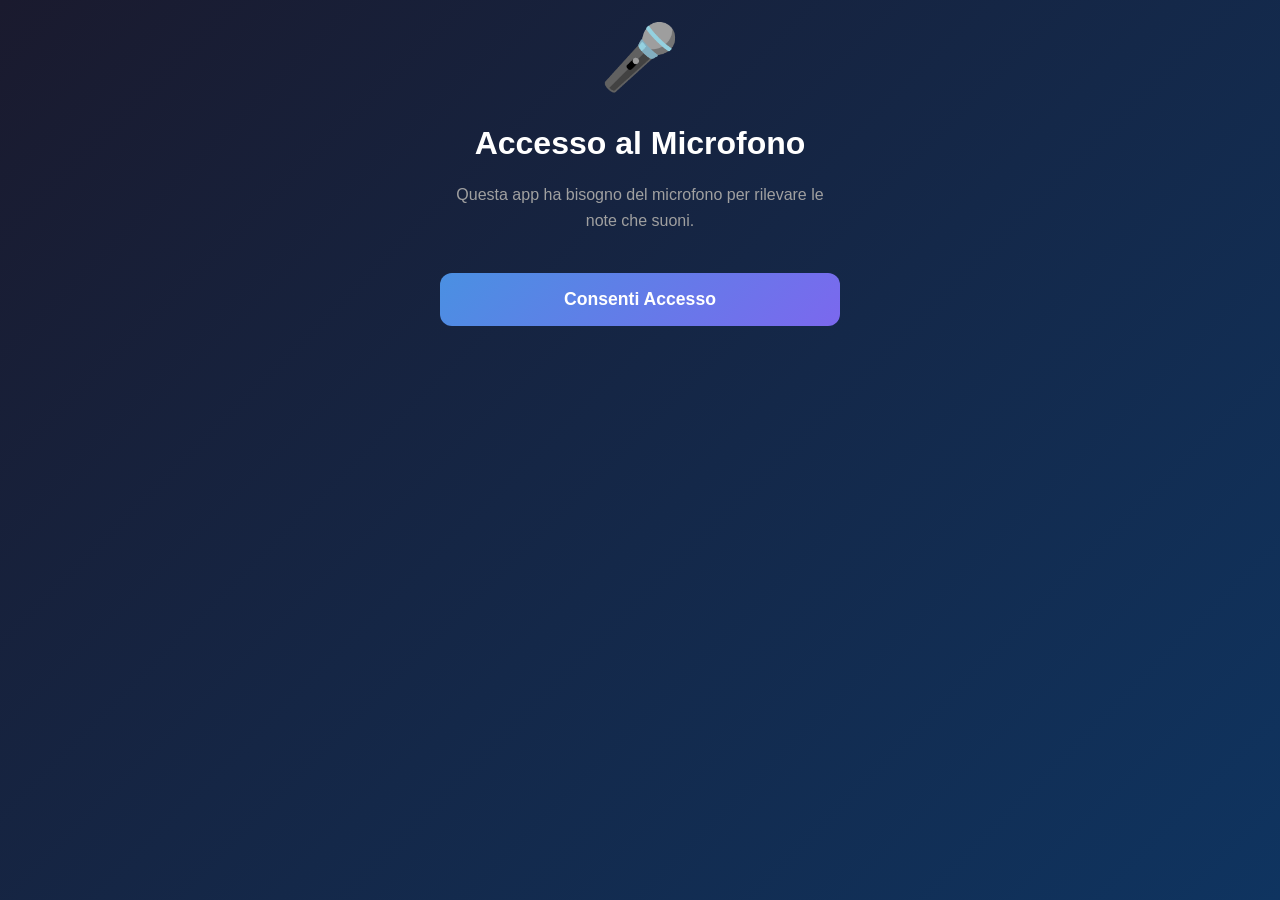
<file: Index.html>
<!DOCTYPE html>
<html lang="it">
<head>
  <meta charset="UTF-8" />
  <meta name="viewport" content="width=device-width, initial-scale=1.0, maximum-scale=1.0, user-scalable=no" />
  <meta name="apple-mobile-web-app-capable" content="yes" />
  <meta name="apple-mobile-web-app-status-bar-style" content="black-translucent" />
  <meta name="theme-color" content="#1a1a2e" />
  <title>Scale Degree Trainer - Piano v6.3</title>
  <style>
    * { margin: 0; padding: 0; box-sizing: border-box; }
    :root { --primary-color:#4a90e2; --secondary-color:#7b68ee; --success-color:#4caf50; --error-color:#f44336; --bg-dark:#1a1a2e; --bg-card:#16213e; --text-primary:#ffffff; --text-secondary:#a0a0a0; }
    body { font-family:-apple-system,BlinkMacSystemFont,'Segoe UI',Roboto,Oxygen,Ubuntu,Cantarell,sans-serif; background:linear-gradient(135deg,var(--bg-dark) 0%,#0f3460 100%); color:var(--text-primary); min-height:100vh; overflow-x:hidden; -webkit-font-smoothing:antialiased; }
    .container { max-width:100%; width:100%; min-height:100vh; padding:20px; display:flex; flex-direction:column; }
    .screen { display:none; flex-direction:column; animation:fadeIn .3s ease-in; }
    .screen.active { display:flex; }
    @keyframes fadeIn { from{opacity:0; transform:translateY(10px);} to{opacity:1; transform:translateY(0);} }
    #setupScreen { justify-content:center; align-items:center; text-align:center; }
    #setupScreen h1 { font-size:2.5rem; margin-bottom:10px; }
    .subtitle { color:var(--text-secondary); margin-bottom:40px; font-size:1.1rem; }
    .setup-section { width:100%; max-width:400px; margin-bottom:30px; text-align:left; }
    .setup-section label { display:block; margin-bottom:10px; font-weight:600; font-size:1.1rem; }
    .sensitivity-controls { width:100%; max-width:400px; background:var(--bg-card); padding:20px; border-radius:12px; margin-bottom:30px; }
    .sensitivity-controls h3 { color:var(--primary-color); margin-bottom:20px; font-size:1.1rem; }
    .slider-group { margin-bottom:20px; }
    .slider-label { display:flex; justify-content:space-between; margin-bottom:8px; font-size:.95rem; color:var(--text-secondary); }
    .slider-value { color:var(--primary-color); font-weight:bold; }
    .slider { width:100%; height:8px; border-radius:4px; background:rgba(74,144,226,.2); outline:none; -webkit-appearance:none; }
    .slider::-webkit-slider-thumb { -webkit-appearance:none; appearance:none; width:20px; height:20px; border-radius:50%; background:var(--primary-color); cursor:pointer; transition:all .2s; }
    .slider::-webkit-slider-thumb:hover { background:var(--secondary-color); transform:scale(1.2); }
    .slider::-moz-range-thumb { width:20px; height:20px; border-radius:50%; background:var(--primary-color); cursor:pointer; border:none; transition:all .2s; }
    .slider::-moz-range-thumb:hover { background:var(--secondary-color); transform:scale(1.2); }
    .preset-buttons { display:flex; gap:10px; margin-bottom:15px; flex-wrap:wrap; }
    .btn-preset { flex:1; padding:10px; font-size:.9rem; border:2px solid var(--primary-color); background:transparent; color:var(--primary-color); border-radius:8px; cursor:pointer; transition:all .3s; min-width:160px; }
    .btn-preset:hover, .btn-preset.active { background:var(--primary-color); color:white; }
    #scaleSelect { width:100%; padding:15px; font-size:1rem; background:var(--bg-card); color:var(--text-primary); border:2px solid var(--primary-color); border-radius:12px; cursor:pointer; outline:none; }
    .info-box { background:rgba(74,144,226,.1); border:2px solid var(--primary-color); border-radius:12px; padding:20px; margin:20px 0; max-width:400px; text-align:left; }
    .info-box h3 { color:var(--primary-color); margin-bottom:15px; font-size:1.2rem; }
    .info-box p { margin:10px 0; line-height:1.6; font-size:.95rem; }
    .btn { padding:16px 32px; font-size:1.1rem; font-weight:600; border:none; border-radius:12px; cursor:pointer; transition:all .3s; margin:10px 0; width:100%; max-width:400px; }
    .btn-primary { background:linear-gradient(135deg,var(--primary-color),var(--secondary-color)); color:white; }
    .btn-primary:hover { transform:translateY(-2px); box-shadow:0 8px 16px rgba(74,144,226,.3); }
    .btn-secondary { background:var(--error-color); color:white; }
    .btn-secondary:hover { background:#d32f2f; }
    #quizScreen { justify-content:space-between; height:100vh; }
    .header { margin-bottom:30px; }
    .progress-bar { width:100%; height:8px; background:var(--bg-card); border-radius:4px; overflow:hidden; margin-bottom:15px; }
    .progress-fill { height:100%; background:linear-gradient(90deg,var(--primary-color),var(--secondary-color)); transition:width .3s ease; width:0%; }
    .quiz-info { display:flex; justify-content:space-between; font-size:1rem; color:var(--text-secondary); }
    .quiz-content { flex:1; display:flex; flex-direction:column; justify-content:center; align-items:center; }
    .question-area { text-align:center; margin-bottom:40px; }
    .question-area h2 { font-size:1.5rem; margin-bottom:30px; color:var(--text-secondary); }
    .interval-display { display:flex; align-items:center; justify-content:center; gap:20px; margin-bottom:40px; }
    .base-note { font-size:2rem; font-weight:bold; padding:20px 30px; background:var(--bg-card); border-radius:12px; border:2px solid var(--primary-color); }
    .arrow { font-size:2rem; color:var(--text-secondary); }
    .target-interval { font-size:2.5rem; font-weight:bold; padding:20px 30px; background:linear-gradient(135deg,var(--primary-color),var(--secondary-color)); border-radius:12px; }
    .listening-indicator { display:flex; align-items:center; gap:15px; font-size:1.2rem; color:var(--primary-color); }
    .listening-indicator.hidden { display:none; }
    .pulse { width:20px; height:20px; background:var(--primary-color); border-radius:50%; animation:pulse 1.5s infinite; }
    @keyframes pulse { 0%,100%{transform:scale(1); opacity:1} 50%{transform:scale(1.5); opacity:.5} }
    .feedback-area { text-align:center; padding:40px; border-radius:16px; margin-bottom:40px; }
    .feedback-area.hidden { display:none; }
    .feedback-area.correct { background:rgba(76,175,80,.2); border:2px solid var(--success-color); }
    .feedback-area.wrong { background:rgba(244,67,54,.2); border:2px solid var(--error-color); }
    .feedback-icon { font-size:4rem; margin-bottom:20px; }
    .feedback-area.correct .feedback-icon { color:var(--success-color); }
    .feedback-area.wrong .feedback-icon { color:var(--error-color); }
    .feedback-text { font-size:1.5rem; font-weight:bold; margin-bottom:15px; }
    .feedback-detail { font-size:1rem; color:var(--text-secondary); margin-top:10px; }
    .detected-note-display { font-size:1.8rem; font-weight:bold; color:var(--primary-color); margin-top:20px; min-height:40px; }
    .bottom-controls { padding:20px 0; }
    .score-display { display:flex; justify-content:center; gap:30px; margin-bottom:20px; font-size:1.2rem; }
    .score-item { display:flex; align-items:center; gap:10px; }
    .score-item.correct { color:var(--success-color); }
    .score-item.wrong { color:var(--error-color); }
    #resultsScreen { justify-content:center; align-items:center; text-align:center; }
    #resultsScreen h1 { font-size:2.5rem; margin-bottom:40px; }
    .results-stats { background:var(--bg-card); border-radius:16px; padding:40px; margin-bottom:30px; max-width:400px; }
    .stat-row { display:flex; justify-content:space-between; padding:15px 0; border-bottom:1px solid rgba(255,255,255,.1); font-size:1.2rem; }
    .stat-row:last-child { border-bottom:none; }
    .stat-label { color:var(--text-secondary); }
    .stat-value { font-weight:bold; }
    .stat-value.accuracy { font-size:2rem; color:var(--primary-color); }
    #permissionScreen { justify-content:center; align-items:center; text-align:center; }
    #permissionScreen h1 { font-size:2rem; margin-bottom:20px; }
    #permissionScreen p { color:var(--text-secondary); margin-bottom:30px; line-height:1.6; max-width:400px; }
    .permission-icon { font-size:4rem; margin-bottom:30px; }
    @media (max-width:768px){ #setupScreen h1, #resultsScreen h1{font-size:2rem;} .target-interval{font-size:2rem; padding:15px 25px;} .base-note{font-size:1.5rem; padding:15px 20px;} }
  </style>
</head>
<body>
  <div class="container">
    <div id="permissionScreen" class="screen">
      <div class="permission-icon">🎤</div>
      <h1>Accesso al Microfono</h1>
      <p>Questa app ha bisogno del microfono per rilevare le note che suoni.</p>
      <button id="requestMicBtn" class="btn btn-primary">Consenti Accesso</button>
    </div>

    <div id="setupScreen" class="screen">
      <h1>🎹 Scale Degree Trainer</h1>
      <p class="subtitle">Allena l'orecchio sui gradi delle scale</p>

      <div class="setup-section">
        <label for="scaleSelect">Scegli la tonalità:</label>
        <select id="scaleSelect">
          <option value="random">Casuale</option>
          <option value="C">Do Maggiore</option>
          <option value="G">Sol Maggiore</option>
          <option value="D">Re Maggiore</option>
          <option value="A">La Maggiore</option>
          <option value="E">Mi Maggiore</option>
          <option value="B">Si Maggiore</option>
          <option value="F#">Fa# Maggiore</option>
          <option value="Db">Reb Maggiore</option>
          <option value="Ab">Lab Maggiore</option>
          <option value="Eb">Mib Maggiore</option>
          <option value="Bb">Sib Maggiore</option>
          <option value="F">Fa Maggiore</option>
        </select>
      </div>

      <div class="info-box">
        <h3>Come funziona</h3>
        <p>📝 Ti verrà mostrato un grado (es. "3a Maggiore").</p>
        <p>🎹 Suona la nota corrispondente.</p>
        <p>✓ L'app riconosce automaticamente la nota.</p>
        <p><strong>💡 Suggerimento:</strong> attacchi chiari; lascia spegnere la nota.</p>
        <p id="mobileWarning" style="display:none;color:#ff9800;margin-top:10px;"><strong>📱 iPhone/iPad:</strong> volume deciso, microfono sensibile al rumore.</p>
      </div>

      <div class="sensitivity-controls">
        <h3>🎚️ Calibrazione Sensibilità</h3>
        <div class="preset-buttons">
          <button class="btn-preset" id="presetDesktop">💻 Desktop</button>
          <button class="btn-preset" id="presetMobile">📱 Mobile</button>
          <button class="btn-preset" id="presetCustom">⚙️ Manuale</button>
        </div>
        <div class="preset-buttons" style="margin-top:8px; gap:10px;">
          <button class="btn-preset" id="instrumentToggleBtn">🎹 Strumento: Piano</button>
          <button class="btn-preset" id="calibrateBtn">🧪 Calibra rumore (1s)</button>
        </div>
        <div style="margin:6px 2px 12px; font-size:.9rem; color:var(--text-secondary);">
          Modalità: <span id="modeLabel">Piano</span> · Soglia stimata: <span id="thresholdLabel">0.18</span>
        </div>

        <div class="slider-group">
          <div class="slider-label"><span>Volume Minimo</span><span class="slider-value" id="volumeValue">0.18</span></div>
          <input type="range" min="0.05" max="0.50" step="0.01" value="0.18" class="slider" id="volumeSlider" />
        </div>
        <div class="slider-group">
          <div class="slider-label"><span>Rilevamenti Consecutivi</span><span class="slider-value" id="stabilityValue">3</span></div>
          <input type="range" min="2" max="6" step="1" value="3" class="slider" id="stabilitySlider" />
        </div>
        <div class="slider-group">
          <div class="slider-label"><span>Picco Richiesto (vs media)</span><span class="slider-value" id="spikeValue">2.2x</span></div>
          <input type="range" min="1.5" max="4.0" step="0.1" value="2.2" class="slider" id="spikeSlider" />
        </div>
        <div class="slider-group">
          <div class="slider-label"><span>Pausa tra Note (ms)</span><span class="slider-value" id="cooldownValue">600</span></div>
          <input type="range" min="300" max="1200" step="100" value="600" class="slider" id="cooldownSlider" />
        </div>
      </div>

      <script>
        if (/iPhone|iPad|iPod|Android/i.test(navigator.userAgent)) {
          document.getElementById('mobileWarning').style.display = 'block';
        }
      </script>

      <button id="startBtn" class="btn btn-primary">Inizia Allenamento</button>
    </div>

    <div id="quizScreen" class="screen">
      <div class="header">
        <div class="progress-bar"><div id="progressFill" class="progress-fill"></div></div>
        <div class="quiz-info"><span id="quizCounter">0/10</span><span id="currentScale">-</span></div>
      </div>
      <div class="quiz-content">
        <div id="questionArea" class="question-area">
          <h2>Suona il grado richiesto:</h2>
          <div class="interval-display">
            <div id="baseNote" class="base-note">-</div>
            <div class="arrow">→</div>
            <div id="targetInterval" class="target-interval">-</div>
          </div>
          <div id="listeningIndicator" class="listening-indicator hidden">
            <div class="pulse"></div><span>Ascolto...</span>
          </div>
          <div id="detectedNoteDisplay" class="detected-note-display"></div>
          <div id="volumeDebug" style="font-size:.9rem;color:var(--text-secondary);margin-top:10px;display:none;">
            Volume: <span id="volumeDebugValue">0.000</span> · Armed: <span id="armedFlag">false</span> · Attack: <span id="attackVal">0.000</span>
          </div>
        </div>
        <div id="feedbackArea" class="feedback-area hidden">
          <div id="feedbackIcon" class="feedback-icon"></div>
          <div id="feedbackText" class="feedback-text"></div>
        </div>
      </div>
      <div class="bottom-controls">
        <div class="score-display">
          <div class="score-item correct"><span>✓</span><span id="correctCount">0</span></div>
          <div class="score-item wrong"><span>✗</span><span id="wrongCount">0</span></div>
        </div>
        <button id="stopBtn" class="btn btn-secondary">Termina Sessione</button>
      </div>
    </div>

    <div id="resultsScreen" class="screen">
      <h1>🎉 Sessione Completata!</h1>
      <div class="results-stats">
        <div class="stat-row"><span class="stat-label">Risposte Corrette:</span><span class="stat-value" style="color:var(--success-color);" id="finalCorrect">0</span></div>
        <div class="stat-row"><span class="stat-label">Risposte Sbagliate:</span><span class="stat-value" style="color:var(--error-color);" id="finalWrong">0</span></div>
        <div class="stat-row"><span class="stat-label">Accuratezza:</span><span class="stat-value accuracy" id="finalAccuracy">0%</span></div>
      </div>
      <button id="restartBtn" class="btn btn-primary">Nuova Sessione</button>
    </div>
  </div>

  <script>
    class PitchDetector {
      constructor(config = {}) {
        this.audioContext = null; this.analyser = null; this.microphone = null; this.mediaStream = null; this.buffer = null;
        this.isListening = false; this.onPitchDetected = null; this.onVolumeChange = null; this.lastDetectedNote = null;
        this.highpass = null; this.notch50 = null; this.lowpass = null;
        this.A4 = 440; this.noteNames = ['C','C#','D','D#','E','F','F#','G','G#','A','A#','B'];
        this.volumeThreshold = config.volumeThreshold || 0.18; this.requiredStableDetections = config.stability || 3; this.spikeMultiplier = config.spikeMultiplier || 2.2; this.cooldownPeriod = config.cooldown || 600;
        this.noteStabilityBuffer = []; this.isInitialized = false; this.warmupStartTime = null; this.warmupDuration = 500; this.volumeHistory = []; this.maxVolumeHistory = 20; this.currentVolume = 0; this.lastNoteTime = 0;
        this.requiredSilenceMs = 250; this.silenceSince = null; this.readyForNextNote = true; this.emaVolume = 0; this.emaAlpha = 0.2; this.minAttackRise = 0.04; this.lastPitchHz = null;
        this.minPianoFreq = 50; this.maxPianoFreq = 2000; this.instrumentMode = 'piano';
        document.addEventListener('visibilitychange', () => { if (!this.audioContext) return; if (document.visibilityState === 'visible' && this.audioContext.state === 'suspended') { this.audioContext.resume(); } });
      }
      setInstrumentMode(mode) { this.instrumentMode = mode; if (!this.lowpass) { if (mode==='guitar'){ this.minPianoFreq=70; this.maxPianoFreq=1500; } else { this.minPianoFreq=50; this.maxPianoFreq=2000; } return; } if (mode==='guitar'){ this.minPianoFreq=70; this.maxPianoFreq=1500; this.lowpass.frequency.value=1400; } else { this.minPianoFreq=50; this.maxPianoFreq=2000; this.lowpass.frequency.value=1800; } }
      async initialize() {
        try { const isiOS = /iPhone|iPad|iPod/.test(navigator.userAgent); const audioConstraints = isiOS ? { echoCancellation:true, noiseSuppression:true, autoGainControl:true, channelCount:1 } : { echoCancellation:false, noiseSuppression:false, autoGainControl:false }; this.mediaStream = await navigator.mediaDevices.getUserMedia({ audio: audioConstraints }); this.audioContext = new (window.AudioContext || window.webkitAudioContext)(); this.highpass = this.audioContext.createBiquadFilter(); this.highpass.type='highpass'; this.highpass.frequency.value=80; this.notch50 = this.audioContext.createBiquadFilter(); this.notch50.type='notch'; this.notch50.frequency.value=50; this.notch50.Q=20; this.lowpass = this.audioContext.createBiquadFilter(); this.lowpass.type='lowpass'; this.lowpass.frequency.value=1800; this.lowpass.Q=0.7; this.analyser = this.audioContext.createAnalyser(); this.analyser.fftSize=4096; this.analyser.smoothingTimeConstant=0.0; this.buffer=new Float32Array(this.analyser.fftSize); this.microphone = this.audioContext.createMediaStreamSource(this.mediaStream); this.microphone.connect(this.highpass); this.highpass.connect(this.notch50); this.notch50.connect(this.lowpass); this.lowpass.connect(this.analyser); this.isInitialized = true; this.isListening = false; return true; } catch (error) { console.error('❌ Microphone error:', error); return false; }
      }
      async startListening(callback) { this.onPitchDetected = callback; this.isListening = true; this.lastDetectedNote = null; this.noteStabilityBuffer = []; this.volumeHistory = []; this.warmupStartTime = Date.now(); this.lastNoteTime = 0; this.silenceSince = performance.now(); this.readyForNextNote = true; if (this.audioContext && this.audioContext.state === 'suspended') { await this.audioContext.resume(); } this.detectPitch(); }
      stopListening() { this.isListening=false; this.onPitchDetected=null; this.noteStabilityBuffer=[]; this.lastDetectedNote=null; this.volumeHistory=[]; this.warmupStartTime=null; this.lastNoteTime=0; this.silenceSince=null; this.readyForNextNote=true; }
      centsDiff(f1,f2){ return 1200 * Math.log2(f1 / f2); }
      detectPitch() {
        if (!this.isListening || !this.analyser || !this.isInitialized) return;
        const timeSinceStart = Date.now() - this.warmupStartTime; if (timeSinceStart < this.warmupDuration) { requestAnimationFrame(()=>this.detectPitch()); return; }
        this.analyser.getFloatTimeDomainData(this.buffer);
        let sum=0; for (let i=0;i<this.buffer.length;i++) sum+=this.buffer[i]*this.buffer[i];
        const volume=Math.sqrt(sum/this.buffer.length); this.currentVolume=volume;
        this.emaVolume = this.emaAlpha*volume + (1-this.emaAlpha)*this.emaVolume; const attack = volume - this.emaVolume;
        this.volumeHistory.push(volume); if (this.volumeHistory.length>this.maxVolumeHistory) this.volumeHistory.shift();
        const avgVolume = this.volumeHistory.reduce((a,b)=>a+b,0)/this.volumeHistory.length;
        const dbg=document.getElementById('volumeDebug'); if (dbg && dbg.style.display !== 'none'){ const v=document.getElementById('volumeDebugValue'); const af=document.getElementById('armedFlag'); const at=document.getElementById('attackVal'); if (v) v.textContent=volume.toFixed(3); if (af) af.textContent=(this.silenceSince !== null && (performance.now()-this.silenceSince)>=this.requiredSilenceMs); if (at) at.textContent=attack.toFixed(3); }
        const silenceThreshold = Math.min(this.volumeThreshold * 0.4, 0.02); const now=performance.now(); if (volume < silenceThreshold) { if (this.silenceSince===null) this.silenceSince=now; } else { this.silenceSince=null; }
        const armed = this.silenceSince !== null && (now - this.silenceSince) >= this.requiredSilenceMs;
        const timeSinceLastNote = Date.now() - this.lastNoteTime; const inCooldown = timeSinceLastNote < this.cooldownPeriod;
        const volumeSpike = volume > (avgVolume * this.spikeMultiplier); const hasAttack = attack > this.minAttackRise;
        if (volume < this.volumeThreshold || !volumeSpike || inCooldown || !armed || !hasAttack) { this.noteStabilityBuffer=[]; requestAnimationFrame(()=>this.detectPitch()); return; }
        const pitch = this.autoCorrelate(this.buffer, this.audioContext.sampleRate);
        if (pitch !== -1 && pitch && pitch >= this.minPianoFreq && pitch <= this.maxPianoFreq) {
          if (this.lastPitchHz){ const ratio=pitch/this.lastPitchHz; if (Math.abs(ratio-2.0)<0.03 || Math.abs(ratio-0.5)<0.03){ requestAnimationFrame(()=>this.detectPitch()); return; } }
          const note = this.frequencyToNote(pitch);
          this.noteStabilityBuffer.push({name:note.note, freq:pitch}); if (this.noteStabilityBuffer.length>this.requiredStableDetections) this.noteStabilityBuffer.shift();
          if (this.noteStabilityBuffer.length>=this.requiredStableDetections){ const first=this.noteStabilityBuffer[0]; const allSameName=this.noteStabilityBuffer.every(n=>n.name===first.name); const allCloseFreq=this.noteStabilityBuffer.every(n=>Math.abs(this.centsDiff(n.freq,first.freq))<35); if (allSameName && allCloseFreq && (!this.lastDetectedNote || this.lastDetectedNote!==note.note)){ this.lastDetectedNote=note.note; this.lastPitchHz=pitch; this.lastNoteTime=Date.now(); this.readyForNextNote=false; if (this.onPitchDetected) this.onPitchDetected(note); } }
        } else { this.noteStabilityBuffer=[]; }
        requestAnimationFrame(()=>this.detectPitch());
      }
      autoCorrelate(buffer, sampleRate){ let size=buffer.length; let maxSamples=Math.floor(size/2); let rms=0; for (let i=0;i<size;i++){ const v=buffer[i]; rms+=v*v; } rms=Math.sqrt(rms/size); if (rms < this.volumeThreshold) return -1; let bestOffset=-1; let bestCorrelation=0; let lastCorrelation=1; for (let offset=1; offset<maxSamples; offset++){ let correlation=0; for (let i=0;i<maxSamples;i++) correlation += Math.abs(buffer[i]-buffer[i+offset]); correlation=1-(correlation/maxSamples); const threshold=0.85 + (this.volumeThreshold-0.18)*0.2; if (correlation>threshold && correlation>lastCorrelation){ bestCorrelation=correlation; bestOffset=offset; } lastCorrelation=correlation; } if (bestOffset===-1) return -1; if (bestOffset<maxSamples-1 && bestOffset>0){ const y1=buffer[bestOffset-1], y2=buffer[bestOffset], y3=buffer[bestOffset+1]; const shift=(y3-y1)/(2*(2*y2-y1-y3)); if (isFinite(shift) && Math.abs(shift)<1) return sampleRate/(bestOffset+shift); } return sampleRate/bestOffset; }
      frequencyToNote(f){ const noteNum = 12*(Math.log(f/this.A4)/Math.log(2))+69; const r=Math.round(noteNum); const name=this.noteNames[r%12]; const octave=Math.floor(r/12)-1; return {frequency:f, note:name, octave, fullNote:`${name}${octave}`}; }
      stop(){ this.isListening=false; this.isInitialized=false; this.noteStabilityBuffer=[]; this.lastDetectedNote=null; this.lastPitchHz=null; if (this.mediaStream){ this.mediaStream.getTracks().forEach(t=>t.stop()); this.mediaStream=null; } if (this.audioContext && this.audioContext.state!=='closed'){ this.audioContext.close(); this.audioContext=null; } this.analyser=null; this.microphone=null; this.highpass=null; this.notch50=null; this.lowpass=null; }
    }

    class IntervalTrainerApp {
      constructor(){ this.pitchDetector=null; this.currentQuiz=0; this.totalQuizzes=10; this.correctAnswers=0; this.wrongAnswers=0; this.selectedScale=null; this.currentQuestion=null; this.lastDegreeKey=null; this.isWaitingForAnswer=false; this.detectedNotes=[]; this.noteDetectionTimeout=null; this.answerWindowTimer=null; this.instrumentMode='piano'; this.sensitivityConfig={ volumeThreshold:0.18, stability:3, spikeMultiplier:2.2, cooldown:600 }; this.scales={ 'C':{display:'Do',notes:['C','D','E','F','G','A','B']}, 'G':{display:'Sol',notes:['G','A','B','C','D','E','F#']}, 'D':{display:'Re',notes:['D','E','F#','G','A','B','C#']}, 'A':{display:'La',notes:['A','B','C#','D','E','F#','G#']}, 'E':{display:'Mi',notes:['E','F#','G#','A','B','C#','D#']}, 'B':{display:'Si',notes:['B','C#','D#','E','F#','G#','A#']}, 'F#':{display:'Fa#',notes:['F#','G#','A#','B','C#','D#','E#']}, 'Db':{display:'Reb',notes:['Db','Eb','F','Gb','Ab','Bb','C']}, 'Ab':{display:'Lab',notes:['Ab','Bb','C','Db','Eb','F','G']}, 'Eb':{display:'Mib',notes:['Eb','F','G','Ab','Bb','C','D']}, 'Bb':{display:'Sib',notes:['Bb','C','D','Eb','F','G','A']}, 'F':{display:'Fa',notes:['F','G','A','Bb','C','D','E']} }; this.degrees={ '1':{name:'Tonica (1)',index:0}, '2':{name:'2a Maggiore',index:1}, '3':{name:'3a Maggiore',index:2}, '4':{name:'4a Giusta',index:3}, '5':{name:'5a Giusta',index:4}, '6':{name:'6a Maggiore',index:5}, '7':{name:'7a Maggiore',index:6} }; this.initializeUI(); }
      async calibrateNoise(){ try{ const isiOS=/iPhone|iPad|iPod/.test(navigator.userAgent); const stream=await navigator.mediaDevices.getUserMedia({ audio: isiOS?{echoCancellation:true,noiseSuppression:true,autoGainControl:true,channelCount:1}:true }); const ac=new (window.AudioContext||window.webkitAudioContext)(); const src=ac.createMediaStreamSource(stream); const analyser=ac.createAnalyser(); analyser.fftSize=2048; const buf=new Float32Array(analyser.fftSize); src.connect(analyser); const samples=[]; let running=true; const start=performance.now(); const loop=()=>{ if(!running) return; analyser.getFloatTimeDomainData(buf); let s=0; for(let i=0;i<buf.length;i++){s+=buf[i]*buf[i];} const rms=Math.sqrt(s/buf.length); samples.push(rms); if(performance.now()-start>=1000){running=false; finish(); return;} requestAnimationFrame(loop); }; const finish=()=>{ const n=samples.length||1; const mean=samples.reduce((a,b)=>a+b,0)/n; const variance=samples.reduce((a,b)=>a+(b-mean)*(b-mean),0)/n; const std=Math.sqrt(variance); const suggested=Math.min(0.45, Math.max(0.02, mean+3*std)); this.sensitivityConfig.volumeThreshold=+(suggested.toFixed(2)); this.updateSliders(); const tLabel=document.getElementById('thresholdLabel'); if(tLabel) tLabel.textContent=this.sensitivityConfig.volumeThreshold.toFixed(2); stream.getTracks().forEach(t=>t.stop()); ac.close(); alert(`Soglia impostata a ${this.sensitivityConfig.volumeThreshold.toFixed(2)} (media+3σ)`); }; loop(); }catch(e){ alert('Calibrazione fallita: '+(e&&e.message?e.message:e)); } }
      initializeUI(){ this.screens={ setup:document.getElementById('setupScreen'), quiz:document.getElementById('quizScreen'), results:document.getElementById('resultsScreen'), permission:document.getElementById('permissionScreen') }; document.getElementById('startBtn').addEventListener('click',()=>this.startSession()); document.getElementById('stopBtn').addEventListener('click',()=>this.stopSession()); document.getElementById('restartBtn').addEventListener('click',()=>this.reset()); document.getElementById('requestMicBtn').addEventListener('click',()=>this.requestMicrophone()); this.setupSensitivityControls(); const toggleBtn=document.getElementById('instrumentToggleBtn'); const modeLabel=document.getElementById('modeLabel'); toggleBtn?.addEventListener('click',()=>{ this.instrumentMode=this.instrumentMode==='piano'?'guitar':'piano'; toggleBtn.textContent=this.instrumentMode==='piano'?'🎹 Strumento: Piano':'🎸 Strumento: Chitarra'; modeLabel.textContent=this.instrumentMode==='piano'?'Piano':'Chitarra'; }); document.getElementById('calibrateBtn')?.addEventListener('click',()=>this.calibrateNoise()); this.checkMicrophonePermission(); }
      setupSensitivityControls(){ const volumeSlider=document.getElementById('volumeSlider'); const stabilitySlider=document.getElementById('stabilitySlider'); const spikeSlider=document.getElementById('spikeSlider'); const cooldownSlider=document.getElementById('cooldownSlider'); const volumeValue=document.getElementById('volumeValue'); const stabilityValue=document.getElementById('stabilityValue'); const spikeValue=document.getElementById('spikeValue'); const cooldownValue=document.getElementById('cooldownValue'); const isMobile=/iPhone|iPad|iPod|Android/i.test(navigator.userAgent); if(isMobile) this.applyPreset('mobile'); else this.applyPreset('desktop'); volumeSlider.addEventListener('input',(e)=>{ this.sensitivityConfig.volumeThreshold=parseFloat(e.target.value); volumeValue.textContent=e.target.value; this.markCustomPreset(); }); stabilitySlider.addEventListener('input',(e)=>{ this.sensitivityConfig.stability=parseInt(e.target.value); stabilityValue.textContent=e.target.value; this.markCustomPreset(); }); spikeSlider.addEventListener('input',(e)=>{ this.sensitivityConfig.spikeMultiplier=parseFloat(e.target.value); spikeValue.textContent=e.target.value+'x'; this.markCustomPreset(); }); cooldownSlider.addEventListener('input',(e)=>{ this.sensitivityConfig.cooldown=parseInt(e.target.value); cooldownValue.textContent=e.target.value; this.markCustomPreset(); }); document.getElementById('presetDesktop').addEventListener('click',()=>this.applyPreset('desktop')); document.getElementById('presetMobile').addEventListener('click',()=>this.applyPreset('mobile')); document.getElementById('presetCustom').addEventListener('click',()=>this.markCustomPreset()); }
      applyPreset(preset){ const presets={ desktop:{volumeThreshold:0.18,stability:3,spikeMultiplier:2.2,cooldown:600}, mobile:{volumeThreshold:0.34,stability:4,spikeMultiplier:3.2,cooldown:950} }; if(presets[preset]){ this.sensitivityConfig={...presets[preset]}; this.updateSliders(); document.querySelectorAll('.btn-preset').forEach(b=>b.classList.remove('active')); document.getElementById(`preset${preset.charAt(0).toUpperCase()+preset.slice(1)}`).classList.add('active'); } }
      markCustomPreset(){ document.querySelectorAll('.btn-preset').forEach(b=>b.classList.remove('active')); document.getElementById('presetCustom').classList.add('active'); }
      updateSliders(){ document.getElementById('volumeSlider').value=this.sensitivityConfig.volumeThreshold; document.getElementById('volumeValue').textContent=this.sensitivityConfig.volumeThreshold.toFixed(2); document.getElementById('stabilitySlider').value=this.sensitivityConfig.stability; document.getElementById('stabilityValue').textContent=this.sensitivityConfig.stability; document.getElementById('spikeSlider').value=this.sensitivityConfig.spikeMultiplier; document.getElementById('spikeValue').textContent=this.sensitivityConfig.spikeMultiplier.toFixed(1)+'x'; document.getElementById('cooldownSlider').value=this.sensitivityConfig.cooldown; document.getElementById('cooldownValue').textContent=this.sensitivityConfig.cooldown; }
      async checkMicrophonePermission(){ try{ const stream=await navigator.mediaDevices.getUserMedia({audio:true}); stream.getTracks().forEach(t=>t.stop()); this.showScreen('setup'); } catch{ this.showScreen('permission'); } }
      async requestMicrophone(){ const temp=new PitchDetector(this.sensitivityConfig); const ok=await temp.initialize(); if(ok){ temp.stop(); this.showScreen('setup'); } else { alert('Impossibile accedere al microfono.'); } }
      showScreen(n){ Object.values(this.screens).forEach(s=>s.classList.remove('active')); this.screens[n].classList.add('active'); }
      async startSession(){ const scaleValue=document.getElementById('scaleSelect').value; if(scaleValue==='random'){ const ks=Object.keys(this.scales); this.selectedScale=ks[Math.floor(Math.random()*ks.length)]; } else { this.selectedScale=scaleValue; } this.pitchDetector=new PitchDetector(this.sensitivityConfig); this.pitchDetector.onVolumeChange=(volume,{attack})=>{ const indicator=document.getElementById('listeningIndicator'); if(indicator && !indicator.classList.contains('hidden')){ const pulse=indicator.querySelector('.pulse'); const th=this.sensitivityConfig.volumeThreshold; if(pulse){ if(volume>th*1.5) pulse.style.backgroundColor='#4caf50'; else if(volume>th) pulse.style.backgroundColor='#4a90e2'; else if(volume>th*0.6) pulse.style.backgroundColor='#ff9800'; else pulse.style.backgroundColor='#7b68ee'; } } const dbg=document.getElementById('volumeDebug'); if(dbg && dbg.style.display!=='none'){ const v=document.getElementById('volumeDebugValue'); const at=document.getElementById('attackVal'); if(v) v.textContent=volume.toFixed(3); if(at) at.textContent=attack.toFixed(3); } }; const initialized=await this.pitchDetector.initialize(); if(!initialized){ alert('Impossibile accedere al microfono.'); return; } this.pitchDetector.setInstrumentMode(this.instrumentMode); this.currentQuiz=0; this.correctAnswers=0; this.wrongAnswers=0; this.lastDegreeKey=null; document.getElementById('currentScale').textContent=this.scales[this.selectedScale].display+' Maggiore'; this.showScreen('quiz'); this.nextQuestion(); }
      nextQuestion(){ this.currentQuiz++; if(this.currentQuiz>this.totalQuizzes){ this.showResults(); return; } document.getElementById('quizCounter').textContent=`${this.currentQuiz}/${this.totalQuizzes}`; document.getElementById('progressFill').style.width=`${(this.currentQuiz/this.totalQuizzes)*100}%`; document.getElementById('correctCount').textContent=this.correctAnswers; document.getElementById('wrongCount').textContent=this.wrongAnswers; this.currentQuestion=this.generateQuestion(); document.getElementById('baseNote').textContent=this.scales[this.selectedScale].display+' Maggiore'; document.getElementById('targetInterval').textContent=this.currentQuestion.degreeName; document.getElementById('feedbackArea').classList.add('hidden'); document.getElementById('questionArea').style.display='block'; const scaleNotes=this.scales[this.selectedScale].notes.map(n=>this.normalizeNote(n)); this.currentDiatonicSet=new Set(scaleNotes); this.startListening(); }
      generateQuestion(){ const scale=this.scales[this.selectedScale]; const degreeKeys=Object.keys(this.degrees); let available=degreeKeys; if(this.lastDegreeKey!==null) available=degreeKeys.filter(k=>k!==this.lastDegreeKey); const degreeKey=available[Math.floor(Math.random()*available.length)]; this.lastDegreeKey=degreeKey; const degree=this.degrees[degreeKey]; const targetNote=scale.notes[degree.index]; return { scaleName:scale.display+' Maggiore', degreeNumber:degreeKey, degreeName:degree.name, targetNote:this.normalizeNote(targetNote), targetNoteDisplay:this.displayNote(targetNote) }; }
      normalizeNote(n){ const map={'Db':'C#','Eb':'D#','Gb':'F#','Ab':'G#','Bb':'A#','E#':'F'}; return map[n]||n; }
      displayNote(n){ const m={'C':'Do','C#':'Do#','Db':'Reb','D':'Re','D#':'Re#','Eb':'Mib','E':'Mi','E#':'Fa','F':'Fa','F#':'Fa#','Gb':'Solb','G':'Sol','G#':'Sol#','Ab':'Lab','A':'La','A#':'La#','Bb':'Sib','B':'Si','B#':'Do'}; return m[n]||n; }
      startListening(){ this.isWaitingForAnswer=true; this.foundCorrect=false; this.detectedNotes=[]; document.getElementById('listeningIndicator').classList.remove('hidden'); document.getElementById('detectedNoteDisplay').textContent=''; if(this.answerWindowTimer) clearTimeout(this.answerWindowTimer); this.answerWindowTimer=setTimeout(()=>{ if(!this.foundCorrect) this.evaluateAnswer(); },4000); this.pitchDetector.startListening((noteData)=>{ if(!this.isWaitingForAnswer) return; const normalized=this.normalizeNote(noteData.note); if(!this.currentDiatonicSet || !this.currentDiatonicSet.has(normalized)) return; const el=document.getElementById('detectedNoteDisplay'); if(el) el.textContent=this.displayNote(noteData.note); this.detectedNotes.push(noteData.note); const normalizedTarget=this.normalizeNote(this.currentQuestion.targetNote); if(normalized===normalizedTarget){ this.foundCorrect=true; if(this.answerWindowTimer) clearTimeout(this.answerWindowTimer); this.detectedNotes.push(noteData.note, noteData.note); this.evaluateAnswer(); return; } if(this.noteDetectionTimeout) clearTimeout(this.noteDetectionTimeout); if(this.detectedNotes.length>=3){ this.noteDetectionTimeout=setTimeout(()=>{ if(!this.foundCorrect) this.evaluateAnswer(); },800); } }); }
      evaluateAnswer(){ if(!this.isWaitingForAnswer) return; this.isWaitingForAnswer=false; if(this.answerWindowTimer){ clearTimeout(this.answerWindowTimer); this.answerWindowTimer=null; } this.pitchDetector.stopListening(); document.getElementById('listeningIndicator').classList.add('hidden'); const detected=this.getMostCommonNote(this.detectedNotes); const normDet=this.normalizeNote(detected||''); const normTarget=this.normalizeNote(this.currentQuestion.targetNote); const ok=normDet===normTarget; this.showFeedback(ok, detected||'-'); if(ok){ this.correctAnswers++; setTimeout(()=>this.nextQuestion(),1200); } else { this.wrongAnswers++; setTimeout(()=>this.nextQuestion(),2200); } }
      getMostCommonNote(notes){ if(notes.length===0) return null; const counts={}; notes.forEach(n=>counts[n]=(counts[n]||0)+1); return Object.entries(counts).sort((a,b)=>b[1]-a[1])[0][0]; }
      showFeedback(ok,detected){ const area=document.getElementById('feedbackArea'); const icon=document.getElementById('feedbackIcon'); const text=document.getElementById('feedbackText'); document.getElementById('questionArea').style.display='none'; area.classList.remove('hidden','correct','wrong'); if(ok){ area.classList.add('correct'); icon.textContent='✓'; text.innerHTML=`<div>Corretto!</div><div class="feedback-detail">Hai suonato: ${this.displayNote(detected)}</div>`; } else { area.classList.add('wrong'); icon.textContent='✗'; text.innerHTML=`<div>Sbagliato!</div><div class="feedback-detail">Hai suonato: ${this.displayNote(detected)}</div><div class="feedback-detail">Il ${this.currentQuestion.degreeName} di ${this.currentQuestion.scaleName} è: ${this.currentQuestion.targetNoteDisplay}</div>`; } }
      stopSession(){ if(this.answerWindowTimer){ clearTimeout(this.answerWindowTimer); this.answerWindowTimer=null; } if(this.pitchDetector) this.pitchDetector.stop(); this.showResults(); }
      showResults(){ if(this.pitchDetector) this.pitchDetector.stop(); const acc=this.totalQuizzes>0?Math.round((this.correctAnswers/this.totalQuizzes)*100):0; document.getElementById('finalCorrect').textContent=this.correctAnswers; document.getElementById('finalWrong').textContent=this.wrongAnswers; document.getElementById('finalAccuracy').textContent=acc+'%'; this.showScreen('results'); }
      reset(){ if(this.pitchDetector) this.pitchDetector.stop(); this.currentQuiz=0; this.correctAnswers=0; this.wrongAnswers=0; this.lastDegreeKey=null; this.showScreen('setup'); }
    }
    document.addEventListener('DOMContentLoaded',()=>{ window.app=new IntervalTrainerApp(); });
  </script>
</body>
</html>
</file>
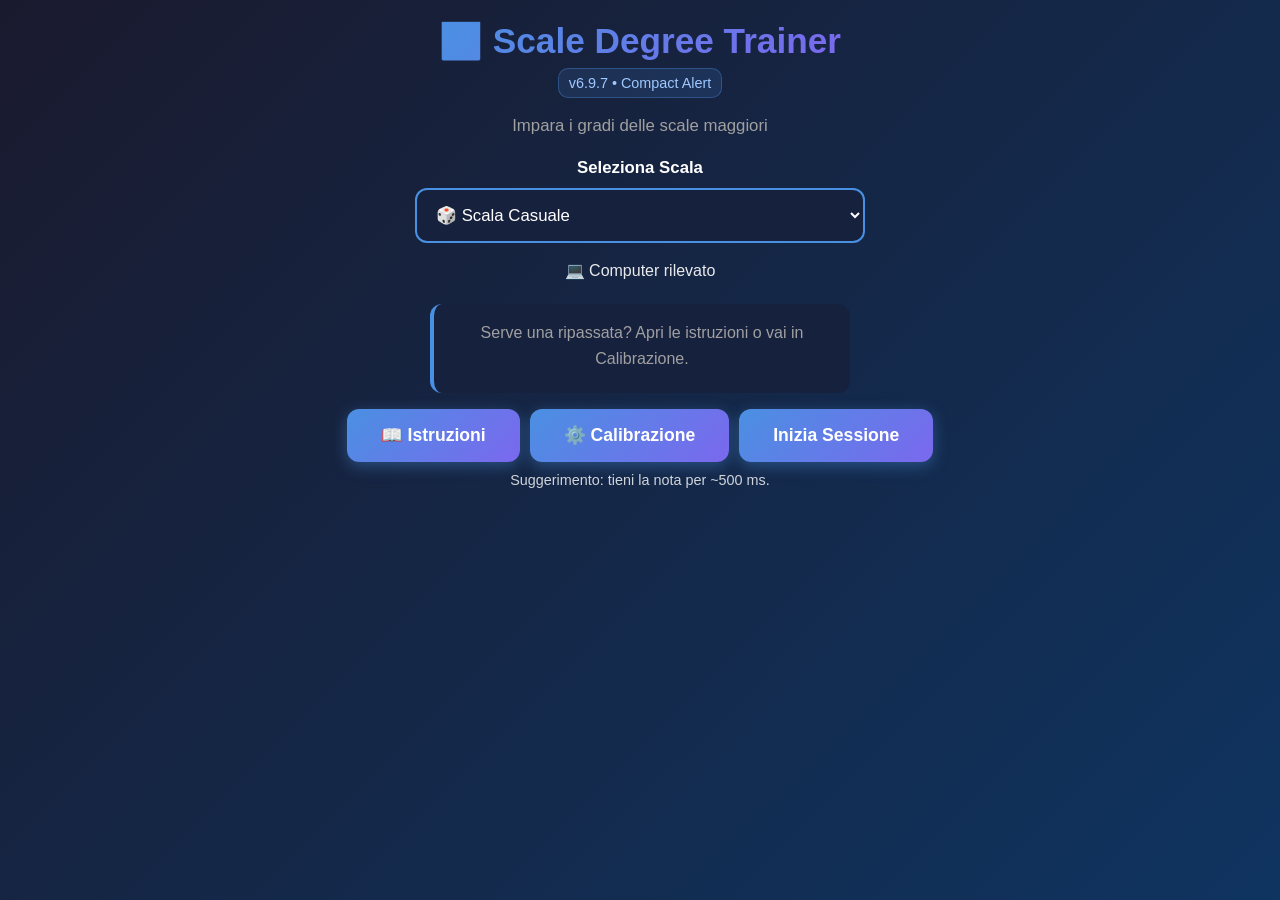
<file: index.html>
<!DOCTYPE html>
<html lang="it">
<head>
<meta charset="UTF-8">
<meta name="viewport" content="width=device-width, initial-scale=1.0, maximum-scale=1.0, user-scalable=no">
<meta name="apple-mobile-web-app-capable" content="yes">
<meta name="apple-mobile-web-app-status-bar-style" content="black-translucent">
<meta name="theme-color" content="#1a1a2e">
<title>Scale Degree Trainer - Piano v6.9.7</title>
<style>
*{margin:0;padding:0;box-sizing:border-box}
:root{--primary-color:#4a90e2;--secondary-color:#7b68ee;--success-color:#4caf50;--error-color:#f44336;--bg-dark:#1a1a2e;--bg-card:#16213e;--text-primary:#fff;--text-secondary:#a0a0a0}
body{font-family:-apple-system,BlinkMacSystemFont,'Segoe UI',Roboto,Oxygen,Ubuntu,Cantarell,sans-serif;background:linear-gradient(135deg,var(--bg-dark) 0%,#0f3460 100%);color:var(--text-primary);min-height:100vh;overflow-x:hidden;-webkit-font-smoothing:antialiased}
.container{max-width:100%;width:100%;min-height:100vh;padding:20px;display:flex;flex-direction:column}
.screen{display:none;flex-direction:column;animation:fadeIn .3s ease-in}
.screen.active{display:flex}
@keyframes fadeIn{from{opacity:0;transform:translateY(10px)}to{opacity:1;transform:translateY(0)}}
#setupScreen{justify-content:center;align-items:center;text-align:center}
#setupScreen h1{font-size:2.2rem;margin-bottom:6px;background:linear-gradient(135deg,var(--primary-color),var(--secondary-color));-webkit-background-clip:text;-webkit-text-fill-color:transparent;background-clip:text}
.version-badge{display:inline-block;margin-bottom:18px;padding:6px 10px;border-radius:10px;background:rgba(74,144,226,.15);color:#9ec8ff;font-size:.9rem;border:1px solid rgba(74,144,226,.35)}
.subtitle{color:var(--text-secondary);margin-bottom:22px;font-size:1.05rem}
.setup-section{width:100%;max-width:450px;margin-bottom:10px}
.setup-section label{display:block;margin-bottom:10px;font-weight:600;font-size:1.05rem}
.scale-dropdown{width:100%;padding:15px;background:var(--bg-card);border:2px solid var(--primary-color);border-radius:12px;color:var(--text-primary);font-size:1.05rem;cursor:pointer;transition:.3s}
.scale-dropdown:hover{border-color:var(--secondary-color);box-shadow:0 5px 15px rgba(74,144,226,.3)}
.scale-dropdown option{background:var(--bg-card);color:var(--text-primary);padding:10px}
.info-box{background:var(--bg-card);padding:16px;border-radius:12px;margin-bottom:16px;border-left:4px solid var(--primary-color)}
.info-box h3{color:var(--primary-color);margin-bottom:8px}
.info-box p{color:var(--text-secondary);line-height:1.6;margin-bottom:6px}
.warning-box{background:rgba(255,152,0,.1);border-left-color:#ff9800;color:#ff9800}
.preset-buttons{display:flex;gap:10px;margin-bottom:10px}
.btn-preset{flex:1;padding:10px;font-size:.9rem;border:2px solid var(--primary-color);background:transparent;color:var(--primary-color);border-radius:8px;cursor:pointer;transition:.3s}
.btn-preset:hover,.btn-preset.active{background:var(--primary-color);color:#fff}
.btn-primary{padding:16px 34px;background:linear-gradient(135deg,var(--primary-color),var(--secondary-color));border:none;border-radius:12px;color:#fff;font-size:1.1rem;font-weight:600;cursor:pointer;transition:.3s;box-shadow:0 4px 15px rgba(74,144,226,.4)}
.btn-primary:hover{transform:translateY(-2px);box-shadow:0 6px 20px rgba(74,144,226,.6)}
.btn-primary:active{transform:translateY(0)}
.sensitivity-controls{width:100%;max-width:420px;background:var(--bg-card);padding:20px;border-radius:12px;margin-bottom:20px}
.slider-group{margin-bottom:16px}
.slider-label{display:flex;justify-content:space-between;margin-bottom:6px;font-size:.95rem;color:var(--text-secondary)}
.slider-value{color:var(--primary-color);font-weight:700}
.slider{width:100%;height:8px;border-radius:4px;background:rgba(74,144,226,.2);outline:none;-webkit-appearance:none}
.slider::-webkit-slider-thumb{-webkit-appearance:none;appearance:none;width:20px;height:20px;border-radius:50%;background:var(--primary-color);cursor:pointer;transition:.2s}
.slider::-webkit-slider-thumb:hover{background:var(--secondary-color);transform:scale(1.2)}
.slider::-moz-range-thumb{width:20px;height:20px;border-radius:50%;background:var(--primary-color);cursor:pointer;border:none;transition:.2s}
.slider::-moz-range-thumb:hover{background:var(--secondary-color);transform:scale(1.2)}
#quizScreen{justify-content:flex-start;padding-top:16px}
.quiz-header{text-align:center;margin-bottom:22px}
.quiz-header h2{font-size:1.6rem;margin-bottom:8px}
.progress-info{color:var(--text-secondary);font-size:1rem}
.question-card{background:var(--bg-card);border-radius:16px;padding:24px;margin-bottom:16px;text-align:center}
.scale-display{color:var(--text-secondary);font-size:1.1rem;margin-bottom:12px}
.degree-question{font-size:2.6rem;font-weight:700;color:var(--primary-color);margin:16px 0}
.status-indicator{display:flex;align-items:center;justify-content:center;gap:12px;padding:16px;background:rgba(74,144,226,.1);border-radius:12px;margin-bottom:16px}
.volume-dot{width:18px;height:18px;border-radius:50%;background:var(--text-secondary);transition:.3s}
.volume-dot.active{background:var(--success-color);box-shadow:0 0 18px var(--success-color)}
.status-text{font-size:1rem;color:var(--text-secondary)}

/* STILE BOX RISULTATI OTTIMIZZATO */
.result-card{background:var(--bg-card);border-radius:16px;padding:24px;text-align:center}
.result-card.correct{border:3px solid var(--success-color)}
.result-card.wrong{border:3px solid var(--error-color)}
.result-icon{font-size:3.6rem;margin-bottom:16px}
.result-title{font-size:1.6rem;margin-bottom:12px}
.result-details{color:var(--text-secondary);font-size:1rem;line-height:1.7}
/* Stile base per desktop */
.result-details strong {
    display: block;
    font-size: 2.6rem;
    line-height: 1.1;
    color: #ffffff;
    margin-bottom: 6px;
}

/* MODIFICA: Versione Compatta per Mobile (evita scroll) */
@media (max-width: 600px) {
    .result-card {
        padding: 16px; /* Meno padding */
        margin-bottom: 8px;
    }
    .result-icon {
        font-size: 2.2rem; /* Icona più piccola */
        margin-bottom: 8px;
    }
    .result-title {
        font-size: 1.4rem;
        margin-bottom: 6px;
    }
    .result-details {
        font-size: 0.95rem;
        line-height: 1.35;
    }
    .result-details strong {
        font-size: 1.6rem; /* Nota molto più piccola */
        margin-bottom: 4px;
    }
}

.final-score{background:var(--bg-card);border-radius:16px;padding:20px;text-align:center}
.score-display{font-size:2.8rem;font-weight:700;background:linear-gradient(135deg,var(--primary-color),var(--secondary-color));-webkit-background-clip:text;-webkit-text-fill-color:transparent;background-clip:text;margin:10px 0}
.score-breakdown{display:grid;grid-template-columns:repeat(2,1fr);gap:12px;margin:16px 0}
.score-item{background:rgba(74,144,226,.1);padding:12px;border-radius:12px}
.score-item-value{font-size:1.4rem;font-weight:700;color:var(--primary-color)}
.score-item-label{color:var(--text-secondary);margin-top:2px;font-size:0.9rem}
.sticky-footer{position:sticky;bottom:0;z-index:2}
.small{font-size:.9rem;opacity:.8}

@media (max-width:768px){#setupScreen h1{font-size:2rem}.degree-question{font-size:2.2rem}}

.device-badge {
    margin: 8px 0 24px;
    font-size: 1rem;
    font-weight: 500;
    opacity: 0.9;
}
</style>
</head>
<body>
<div class="container">
  <div id="setupScreen" class="screen active">
    <h1>🎹 Scale Degree Trainer</h1>
    <div class="version-badge" id="versionBadge">v6.9.7 • Compact Alert</div>
    <p class="subtitle">Impara i gradi delle scale maggiori</p>

    <div class="setup-section">
      <label for="scaleSelect">Seleziona Scala</label>
      <select id="scaleSelect" class="scale-dropdown">
        <option value="C">C Maggiore</option><option value="G">G Maggiore</option><option value="D">D Maggiore</option>
        <option value="A">A Maggiore</option><option value="E">E Maggiore</option><option value="B">B Maggiore</option>
        <option value="F#">F# Maggiore</option><option value="F">F Maggiore</option><option value="Bb">Bb Maggiore</option>
        <option value="Eb">Eb Maggiore</option><option value="Ab">Ab Maggiore</option><option value="Db">Db Maggiore</option>
        <option value="RANDOM" selected>🎲 Scala Casuale</option>
      </select>
    </div>

    <div id="deviceDetected" class="device-badge">Rilevamento dispositivo...</div>

    <div class="info-box" style="max-width:420px;">
      <p>Serve una ripassata? Apri le istruzioni o vai in Calibrazione.</p>
    </div>

    <div style="display:flex; gap:10px; flex-wrap:wrap; justify-content:center;">
      <button class="btn-primary" id="instructionsBtn">📖 Istruzioni</button>
      <button class="btn-primary" id="calibrationBtn">⚙️ Calibrazione</button>
      <button class="btn-primary" id="startBtn">Inizia Sessione</button>
    </div>
    <div class="small" style="margin-top:10px;">Suggerimento: tieni la nota per ~500 ms.</div>
  </div>

  <div id="instructionsScreen" class="screen">
    <div style="text-align:center;margin-bottom:20px;">
      <h1>📖 Istruzioni</h1>
      <p class="subtitle">Come funziona Scale Degree Trainer</p>
    </div>
    <div class="info-box" style="max-width:720px;margin:0 auto 14px;">
      <h3>Obiettivo</h3>
      <p>Viene mostrato un <strong>grado</strong> (I–VII) di una scala maggiore. Suona la <strong>nota corrispondente</strong>.</p>
    </div>
    <div class="info-box" style="max-width:720px;margin:0 auto 14px;">
      <h3>Sessione</h3>
      <p>30 domande. Dopo ogni risposta appare “Corretto/Sbagliato”.</p>
    </div>
    <div class="info-box" style="max-width:720px;margin:0 auto 14px;">
      <h3>Consigli</h3>
      <p>Se il riconoscimento tarda, usa la Calibrazione e riduci la soglia Volume.</p>
    </div>
    <div style="text-align:center;max-width:500px;margin:10px auto 0;">
      <button type="button" class="btn-primary" id="instrBackBtn" style="width:100%;background:rgba(255,255,255,.1);">← Torna alla Home</button>
    </div>
  </div>

  <div id="calibrationScreen" class="screen">
    <div style="text-align:center;margin-bottom:24px;">
      <h1>⚙️ Calibrazione</h1>
      <p class="subtitle">Regola i parametri e testa il riconoscimento</p>
    </div>

    <div class="sensitivity-controls" style="max-width:500px;margin:0 auto 20px;">
      <h3>🎚️ Preset e Impostazioni</h3>
      <div class="preset-buttons">
        <button class="btn-preset" id="presetDesktop">💻 Desktop</button>
        <button class="btn-preset" id="presetMobile">📱 Mobile</button>
        <button class="btn-preset" id="presetCustom">⚙️ Manuale</button>
      </div>

      <div class="slider-group">
        <div class="slider-label"><span>Volume Minimo</span><span class="slider-value" id="volumeValue">0.015</span></div>
        <input type="range" min="0.01" max="0.50" step="0.005" value="0.015" class="slider" id="volumeSlider">
      </div>

      <div class="slider-group">
        <div class="slider-label"><span>Rilevamenti Consecutivi</span><span class="slider-value" id="stabilityValue">3</span></div>
        <input type="range" min="2" max="6" step="1" value="3" class="slider" id="stabilitySlider">
      </div>

      <div class="slider-group">
        <div class="slider-label"><span>Picco Richiesto (vs media)</span><span class="slider-value" id="spikeValue">1.4x</span></div>
        <input type="range" min="1.2" max="4.0" step="0.1" value="1.4" class="slider" id="spikeSlider">
      </div>

      <div class="slider-group">
        <div class="slider-label"><span>Pausa tra Note (ms)</span><span class="slider-value" id="cooldownValue">500</span></div>
        <input type="range" min="300" max="1200" step="50" value="500" class="slider" id="cooldownSlider">
      </div>
    </div>

    <div class="question-card" style="max-width:500px;margin:0 auto 12px;">
      <h3 style="margin-bottom:12px;color:var(--text-secondary);">🎹 Test Riconoscimento</h3>
      <div class="degree-question" id="calibrationNote" style="font-size:3.2rem;margin:24px 0;">-</div>
      <div class="status-indicator" style="margin-top:12px;">
        <div class="volume-dot" id="calibrationVolumeDot"></div>
        <div class="status-text" id="calibrationStatus">Suona una nota per testare...</div>
      </div>
      <div style="margin-top:12px;color:var(--text-secondary);font-size:.9rem;">
        Volume: <span id="calibrationVolumeValue">0.000</span> • Freq: <span id="calibrationFreqValue">—</span> Hz • Gain: <span id="gainValue">1.0</span>x
      </div>
    </div>

    <div style="text-align:center;max-width:500px;margin:0 auto;">
      <button class="btn-primary" id="saveCalibrationBtn" style="width:100%;margin-bottom:8px;">💾 Salva Impostazioni</button>
      <button type="button" class="btn-primary" id="backFromCalibrationBtn" style="width:100%;background:rgba(255,255,255,.1);">← Torna alla Home</button>
    </div>
  </div>

  <div id="quizScreen" class="screen">
    <div class="quiz-header">
      <h2 id="quizTitle">Scale Degree</h2>
      <div class="progress-info">Domanda <span id="currentQuestion">1</span> di 30</div>
    </div>

    <div class="question-card">
      <div class="scale-display" id="scaleDisplay">C Maggiore</div>
      <div class="degree-question" id="degreeQuestion">III</div>
    </div>

    <div class="status-indicator">
      <div class="volume-dot" id="volumeDot"></div>
      <div class="status-text" id="statusText">In ascolto...</div>
    </div>

    <div id="resultCard" class="result-card" style="display:none;">
      <div class="result-icon" id="resultIcon">✓</div>
      <div class="result-title" id="resultTitle">Corretto!</div>
      <div class="result-details" id="resultDetails"></div>
    </div>

    <div class="sticky-footer" style="text-align:center;margin-top:16px;">
      <button class="btn-primary" id="stopQuizBtn" style="background:rgba(244,67,54,.9);padding:10px 26px;font-size:1rem;">⏹️ Ferma Quiz</button>
      <div id="volumeDebug" style="font-size:.9rem;color:var(--text-secondary);margin-top:8px;display:block;">
        Volume: <span id="volumeValue2">0.000</span> • Freq: <span id="freqValue2">—</span> Hz • Gain: <span id="gainValue2">1.0</span>x • Path: <span id="pathValue">auto</span>
      </div>
    </div>

    <div id="finalScore" class="final-score" style="display:none;">
      <h2 style="font-size:1.5rem; margin-bottom:4px;">🎉 Sessione Completata!</h2>
      <div class="score-display" id="finalPercentage">0%</div>
      <div class="score-breakdown">
        <div class="score-item"><div class="score-item-value" id="correctCount">0</div><div class="score-item-label">Corrette</div></div>
        <div class="score-item"><div class="score-item-value" id="wrongCount">0</div><div class="score-item-label">Sbagliate</div></div>
      </div>
      <div style="display:flex; gap:12px; justify-content:center; margin-top:16px;">
        <button class="btn-primary" id="retrySameBtn" style="flex:1; padding:12px;">🔄 Riprova</button>
        <button class="btn-primary" id="goHomeBtn" style="flex:1; padding:12px; background:rgba(74,144,226,.2); border:1px solid rgba(74,144,226,.4);">🏠 Home</button>
      </div>
    </div>
  </div>
</div>

<script>
const APP_VERSION='v6.9.7';

class IntervalTrainerApp{
  constructor(){
    this.selectedScale='RANDOM';
    this.currentQuestion=0; this.totalQuestions=30; this.correctAnswers=0;
    this.currentDegree=null; this.currentScale=null; this.lastDegree=null;

    // Audio nodes
    this.audioContext=null; this.stream=null;
    this.preGain=null; this.hp=null; this.lp=null; this.analyser=null; this.dataArray=null; this.scriptNode=null; this.muteNode=null;
    this.isListening=false;

    // Wake Lock
    this.wakeLock = null;

    // Device paths
    this.isIOS=/iPad|iPhone|iPod/.test(navigator.userAgent);
    this.useScriptNode=this.isIOS; 
    const pv=document.getElementById('pathValue'); if(pv) pv.textContent=this.isIOS?'iOS-SPN':'desktop';

    // Tuning
    this.volumeThreshold=0.015; this.requiredStableDetections=3; this.spikeMultiplier=1.4; this.cooldownPeriod=500;

    // State
    this.currentVolume=0; this.noteStabilityBuffer=[];
    this.warmupStartTime=null; this.warmupDuration=300;
    this.volumeHistory=[]; this.maxVolumeHistory=15; this.lastNoteTime=0;
    this.silenceFramesRequired=2; this.currentSilenceFrames=0; this.readyForNextNote=true;
    this.minPianoFreq=25; this.maxPianoFreq=4200;

    this.isCapturing=false;

    this.degreeNames=['I','II','III','IV','V','VI','VII'];
    this.scales={
      'C':['C','D','E','F','G','A','B'],'G':['G','A','B','C','D','E','F#'],'D':['D','E','F#','G','A','B','C#'],
      'A':['A','B','C#','D','E','F#','G#'],'E':['E','F#','G#','A','B','C#','D#'],'B':['B','C#','D#','E','F#','G#','A#'],
      'F#':['F#','G#','A#','B','C#','D#','E#'],'F':['F','G','A','Bb','C','D','E'],'Bb':['Bb','C','D','Eb','F','G','A'],
      'Eb':['Eb','F','G','Ab','Bb','C','D'],'Ab':['Ab','Bb','C','Db','Eb','F','G'],'Db':['Db','Eb','F','Gb','Ab','Bb','C']
    };

    this.initEventListeners(); this.initSliders();
  }

  // --- WAKE LOCK ---
  async keepScreenAwake(){
    try {
      if ('wakeLock' in navigator) {
        this.wakeLock = await navigator.wakeLock.request('screen');
        console.log('Wake Lock attivo: schermo sempre acceso.');
      }
    } catch (err) { console.log('Wake Lock fallito:', err); }
  }
  releaseScreen(){
    if (this.wakeLock) { this.wakeLock.release().then(() => { this.wakeLock = null; }); }
  }

  initEventListeners(){
    const qs=(id)=>document.getElementById(id);
    qs('scaleSelect').addEventListener('change',e=>this.selectedScale=e.target.value);
    qs('instructionsBtn').addEventListener('click',()=>this.show('instructionsScreen'));
    qs('instrBackBtn').addEventListener('click',()=>this.show('setupScreen'));
    qs('calibrationBtn').addEventListener('click',()=>this.openCalibration());
    qs('saveCalibrationBtn').addEventListener('click',()=>this.saveCalibration());
    qs('backFromCalibrationBtn').addEventListener('click', async (e)=>{ e.preventDefault(); e.stopPropagation(); await this.backFromCalibration(); });
    qs('startBtn').addEventListener('click',()=>this.startQuiz());
    qs('stopQuizBtn').addEventListener('click',()=>this.stopQuiz());
    
    qs('retrySameBtn').addEventListener('click',()=>this.retrySession());
    qs('goHomeBtn').addEventListener('click',()=>this.restart());

    document.addEventListener('visibilitychange', async () => {
      if (this.wakeLock !== null && document.visibilityState === 'visible') { await this.keepScreenAwake(); }
    });
    document.body.addEventListener('touchend',async()=>{
      if(this.audioContext && this.audioContext.state==='suspended'){ try{await this.audioContext.resume()}catch(_){ } }
    },{passive:true});
  }

  initSliders(){
    const setVal=(id,val,fmt=v=>v)=>{document.getElementById(id).textContent=fmt(val)};
    const vol=qs('volumeSlider'), stab=qs('stabilitySlider'), spike=qs('spikeSlider'), cool=qs('cooldownSlider');
    function qs(id){return document.getElementById(id);}
    vol.addEventListener('input',e=>{const v=parseFloat(e.target.value); setVal('volumeValue',v,v=>v.toFixed(3)); this.volumeThreshold=v; });
    stab.addEventListener('input',e=>{const v=parseInt(e.target.value); setVal('stabilityValue',v); this.requiredStableDetections=v; });
    spike.addEventListener('input',e=>{const v=parseFloat(e.target.value); setVal('spikeValue',v,v=>v.toFixed(1)+'x'); this.spikeMultiplier=v; });
    cool.addEventListener('input',e=>{const v=parseInt(e.target.value); setVal('cooldownValue',v); this.cooldownPeriod=v; });
    document.getElementById('presetDesktop').addEventListener('click',()=>{
      vol.value=0.015; stab.value=3; spike.value=1.4; cool.value=500;
      setVal('volumeValue',0.015,v=>v.toFixed(3)); setVal('stabilityValue',3); setVal('spikeValue',1.4,v=>v.toFixed(1)+'x'); setVal('cooldownValue',500);
      this.volumeThreshold=0.015; this.requiredStableDetections=3; this.spikeMultiplier=1.4; this.cooldownPeriod=500;
      document.querySelectorAll('.btn-preset').forEach(b=>b.classList.remove('active')); document.getElementById('presetDesktop').classList.add('active');
    });
    document.getElementById('presetMobile').addEventListener('click',()=>{
      vol.value=0.05; stab.value=4; spike.value=1.8; cool.value=700;
      setVal('volumeValue',0.05,v=>v.toFixed(3)); setVal('stabilityValue',4); setVal('spikeValue',1.8,v=>v.toFixed(1)+'x'); setVal('cooldownValue',700);
      this.volumeThreshold=0.05; this.requiredStableDetections=4; this.spikeMultiplier=1.8; this.cooldownPeriod=700;
      document.querySelectorAll('.btn-preset').forEach(b=>b.classList.remove('active')); document.getElementById('presetMobile').classList.add('active');
    });
    document.getElementById('presetCustom').addEventListener('click',()=>{
      document.querySelectorAll('.btn-preset').forEach(b=>b.classList.remove('active')); document.getElementById('presetCustom').classList.add('active');
    });
  }

  show(id){
    ['setupScreen','instructionsScreen','calibrationScreen','quizScreen'].forEach(s=>{
      const el=document.getElementById(s);
      if(s===id){ el.classList.add('active'); el.style.display='flex'; }
      else{ el.classList.remove('active'); el.style.display='none'; }
    });
  }

  async ensureAudioContext(){
    if(!this.audioContext){ this.audioContext=new (window.AudioContext||window.webkitAudioContext)({latencyHint:'interactive'}); }
    if(this.audioContext.state==='suspended'){ try{await this.audioContext.resume()}catch(_){ } }
  }
  async getStream(){
    if(this.isIOS){
      return navigator.mediaDevices.getUserMedia({audio:{echoCancellation:true,noiseSuppression:true,autoGainControl:true,channelCount:1,sampleRate:{ideal:48000}}});
    }else{
      return navigator.mediaDevices.getUserMedia({audio:{echoCancellation:false,noiseSuppression:false,autoGainControl:false,channelCount:1}});
    }
  }
  async buildAudioChain(stream){
    await this.ensureAudioContext();
    this.preGain=this.audioContext.createGain();
    this.preGain.gain.value=this.isIOS?6.0:1.0; 

    this.hp=this.audioContext.createBiquadFilter(); this.hp.type='highpass'; this.hp.frequency.value=30;
    this.lp=this.audioContext.createBiquadFilter(); this.lp.type='lowpass';  this.lp.frequency.value=4200;

    const source=this.audioContext.createMediaStreamSource(stream);

    if(this.useScriptNode){
      const bufSize=4096;
      this.scriptNode=(this.audioContext.createScriptProcessor||this.audioContext.createJavaScriptNode).call(this.audioContext,bufSize,1,1);
      this.muteNode=this.audioContext.createGain(); this.muteNode.gain.value=0.0001; 
      this.analyser=this.audioContext.createAnalyser(); this.analyser.fftSize=8192; this.analyser.smoothingTimeConstant=0.2;

      source.connect(this.preGain); this.preGain.connect(this.hp); this.hp.connect(this.lp);
      this.lp.connect(this.scriptNode); this.lp.connect(this.analyser);

      this.scriptNode.connect(this.muteNode); this.muteNode.connect(this.audioContext.destination);
      this.scriptNode.onaudioprocess=(e)=>{
        const ch=e.inputBuffer.getChannelData(0);
        const inCal=document.getElementById('calibrationScreen').classList.contains('active');
        this.processAudioBlock(ch,this.audioContext.sampleRate,inCal);
      };
      this.dataArray=new Float32Array(this.analyser.fftSize);
    }else{
      this.analyser=this.audioContext.createAnalyser(); this.analyser.fftSize=8192; this.analyser.smoothingTimeConstant=0.2;
      source.connect(this.preGain); this.preGain.connect(this.hp); this.hp.connect(this.lp); this.lp.connect(this.analyser);
      this.dataArray=new Float32Array(this.analyser.fftSize);
    }
  }

  processAudioBlock(buffer,sampleRate,isCalibration){
    let sum=0; for(let i=0;i<buffer.length;i++) sum+=buffer[i]*buffer[i];
    let rms=Math.sqrt(sum/buffer.length); this.currentVolume=rms;

    if(this.preGain){
      if(rms<0.002 && this.preGain.gain.value<12){ this.preGain.gain.value=Math.min(12,this.preGain.gain.value*1.6); }
      if(rms>0.06 && this.preGain.gain.value>1){ this.preGain.gain.value=Math.max(1,this.preGain.gain.value/1.3); }
    }

    if(isCalibration){
      const v=document.getElementById('calibrationVolumeValue'); if(v) v.textContent=rms.toFixed(3);
      const gv=document.getElementById('gainValue'); if(gv) gv.textContent=this.preGain.gain.value.toFixed(1);
      if(this.analyser){ this.analyser.getFloatTimeDomainData(this.dataArray); }
    }else{
      const v2=document.getElementById('volumeValue2'); if(v2) v2.textContent=rms.toFixed(3);
      const gv2=document.getElementById('gainValue2'); if(gv2) gv2.textContent=this.preGain.gain.value.toFixed(1);
      if(this.analyser){ this.analyser.getFloatTimeDomainData(this.dataArray); const f2=document.getElementById('freqValue2'); if(f2) f2.textContent='—'; }
    }

    if(!this.warmupReady()) return;

    const silenceThreshold=this.volumeThreshold*0.5;
    if(rms<silenceThreshold){
      this.currentSilenceFrames++;
      if(this.currentSilenceFrames>=this.silenceFramesRequired){
        this.readyForNextNote=true;
        const dot=isCalibration?document.getElementById('calibrationVolumeDot'):document.getElementById('volumeDot');
        if(dot) dot.classList.remove('active');
        if(isCalibration){ const s=document.getElementById('calibrationStatus'); if(s) s.textContent='Suona una nota per testare...'; }
      }
      return;
    }else{
      this.currentSilenceFrames=0;
    }

    const inCooldown=(Date.now()-this.lastNoteTime)<this.cooldownPeriod;
    if(!(rms>this.volumeThreshold) || !this.readyForNextNote || inCooldown) return;

    const freq=this.yinPitch(buffer,sampleRate);
    if(isCalibration){ const cf=document.getElementById('calibrationFreqValue'); if(cf) cf.textContent=(freq>0?freq.toFixed(1):'—'); }
    else{ const ff=document.getElementById('freqValue2'); if(ff) ff.textContent=(freq>0?freq.toFixed(1):'—'); }

    if(freq>this.minPianoFreq && freq<this.maxPianoFreq){
      this.handleStableNote(freq,isCalibration);
    }
  }

  detectCalibrationPitch(){
    if(!this.isListening || this.useScriptNode) return;
    this.analyser.getFloatTimeDomainData(this.dataArray);
    const rms=this.computeRms(this.dataArray); this.currentVolume=rms;

    if(this.preGain){
      if(rms<0.003 && this.preGain.gain.value<10){ this.preGain.gain.value=Math.min(10,this.preGain.gain.value*1.5); }
      if(rms>0.04 && this.preGain.gain.value>1){ this.preGain.gain.value=Math.max(1,this.preGain.gain.value/1.2); }
    }

    const v=document.getElementById('calibrationVolumeValue'); if(v) v.textContent=rms.toFixed(3);
    const gv=document.getElementById('gainValue'); if(gv) gv.textContent=this.preGain.gain.value.toFixed(1);
    if(!this.warmupReady()){ requestAnimationFrame(()=>this.detectCalibrationPitch()); return; }

    const silenceThreshold=this.volumeThreshold*0.5;
    if(rms<silenceThreshold){
      this.currentSilenceFrames++;
      if(this.currentSilenceFrames>=this.silenceFramesRequired){
        this.readyForNextNote=true;
        document.getElementById('calibrationVolumeDot').classList.remove('active');
        document.getElementById('calibrationStatus').textContent='Suona una nota per testare...';
      }
      requestAnimationFrame(()=>this.detectCalibrationPitch());
      return;
    }else this.currentSilenceFrames=0;

    const inCooldown=(Date.now()-this.lastNoteTime)<this.cooldownPeriod;
    if((rms>this.volumeThreshold)&&!inCooldown&&this.readyForNextNote){
      const freq=this.yinPitch(this.dataArray,this.audioContext.sampleRate);
      document.getElementById('calibrationFreqValue').textContent=(freq>0?freq.toFixed(1):'—');
      if(freq>this.minPianoFreq && freq<this.maxPianoFreq){ this.handleStableNote(freq,true); }
    }
    requestAnimationFrame(()=>this.detectCalibrationPitch());
  }

  detectPitch(){
    if(!this.isListening || this.useScriptNode) return;
    this.analyser.getFloatTimeDomainData(this.dataArray);
    const rms=this.computeRms(this.dataArray); this.currentVolume=rms;

    if(this.preGain){
      if(rms<0.003 && this.preGain.gain.value<10){ this.preGain.gain.value=Math.min(10,this.preGain.gain.value*1.5); }
      if(rms>0.04 && this.preGain.gain.value>1){ this.preGain.gain.value=Math.max(1,this.preGain.gain.value/1.2); }
    }

    if(!this.warmupReady()){ 
      document.getElementById('volumeValue2').textContent=rms.toFixed(3);
      document.getElementById('gainValue2').textContent=this.preGain.gain.value.toFixed(1);
      requestAnimationFrame(()=>this.detectPitch()); return;
    }

    if(!this.isCapturing && rms > this.volumeThreshold && this.readyForNextNote && (Date.now()-this.lastNoteTime)>=this.cooldownPeriod){
      this.isCapturing = true; this.noteStabilityBuffer = [];
    }
    if(this.isCapturing && rms < this.volumeThreshold*0.6){
      this.isCapturing = false; this.noteStabilityBuffer = [];
    }

    document.getElementById('volumeValue2').textContent=rms.toFixed(3);
    document.getElementById('gainValue2').textContent=this.preGain.gain.value.toFixed(1);

    if(this.isCapturing){
      const freq=this.yinPitch(this.dataArray,this.audioContext.sampleRate);
      document.getElementById('freqValue2').textContent=(freq>0?freq.toFixed(1):'—');
      if(freq>this.minPianoFreq && freq<this.maxPianoFreq){ this.handleStableNote(freq,false); }
    }
    requestAnimationFrame(()=>this.detectPitch());
  }

  computeRms(buf){ let s=0; for(let i=0;i<buf.length;i++) s+=buf[i]*buf[i]; return Math.sqrt(s/buf.length); }
  warmupReady(){ if(!this.warmupStartTime) this.warmupStartTime=Date.now(); return (Date.now()-this.warmupStartTime)>=this.warmupDuration; }

  handleStableNote(freq,isCal){
    const note=this.frequencyToNote(freq); if(!note) return;
    const dot=isCal?document.getElementById('calibrationVolumeDot'):document.getElementById('volumeDot'); if(dot) dot.classList.add('active');
    if(isCal){ const st=document.getElementById('calibrationStatus'); if(st) st.textContent='Rilevamento in corso...'; }
    this.noteStabilityBuffer.push(note);
    if(this.noteStabilityBuffer.length>this.requiredStableDetections) this.noteStabilityBuffer.shift();
    const stable=this.noteStabilityBuffer.length===this.requiredStableDetections &&
                  this.noteStabilityBuffer.every(n=>n===this.noteStabilityBuffer[0]);
    if(!stable) return;

    if(isCal){
      const nEl=document.getElementById('calibrationNote'); if(nEl) nEl.textContent=note;
      const st=document.getElementById('calibrationStatus'); if(st) st.textContent=`✓ Nota rilevata: ${note}`;
      this.noteStabilityBuffer=[]; this.readyForNextNote=false; this.lastNoteTime=Date.now();
    }else{
      const finalNote=this.noteStabilityBuffer[0];
      this.evaluateAnswer(finalNote);
      this.noteStabilityBuffer=[]; this.readyForNextNote=false; this.lastNoteTime=Date.now();
      this.isCapturing=false;
    }
  }

  yinPitch(buffer,sampleRate){
    const threshold=0.18, probabilityThreshold=0.05;
    const yinLen=Math.floor(buffer.length/2);
    const yin=new Float32Array(yinLen);
    for(let tau=1;tau<yinLen;tau++){ let sum=0; for(let i=0;i<yinLen;i++){ const d=buffer[i]-buffer[i+tau]; sum+=d*d; } yin[tau]=sum; }
    yin[0]=1; let run=0;
    for(let tau=1;tau<yinLen;tau++){ run+=yin[tau]; yin[tau]=yin[tau]*tau/run; }
    let tauEst=-1;
    for(let tau=2;tau<yinLen;tau++){ if(yin[tau]<threshold){ while(tau+1<yinLen && yin[tau+1]<yin[tau]) tau++; tauEst=tau; break; } }
    if(tauEst===-1){ let min=Infinity, idx=-1; for(let t=2;t<yinLen;t++){ if(yin[t]<min){min=yin[t]; idx=t;} } if(idx===-1 || min>0.65) return -1; tauEst=idx; }
    const x0=(tauEst<1)?tauEst:tauEst-1, x2=(tauEst+1<yinLen)?tauEst+1:tauEst;
    const s0=yin[x0], s1=yin[tauEst], s2=yin[x2];
    const betterTau=tauEst+(s2-s0)/(2*(2*s1 - s2 - s0));
    const freq=sampleRate/betterTau;
    const prob=1 - yin[tauEst];
    if(prob<probabilityThreshold) return -1;
    return freq;
  }

  frequencyToNote(f){
    if(f<=0||!isFinite(f)) return null;
    const A4=440, C0=A4*Math.pow(2,-4.75);
    const names=['C','C#','D','D#','E','F','F#','G','G#','A','A#','B'];
    const n=Math.round(12*Math.log2(f/C0));
    return names[((n%12)+12)%12];
  }

  evaluateAnswer(detected){
    const expected=this.scales[this.currentScale][this.currentDegree];
    const ok=this.notesMatch(detected,expected);
    if(ok){ this.correctAnswers++; this.showResult(true,detected,expected); }
    else { this.showResult(false,detected,expected); }
  }
  notesMatch(a,b){
    if(!a||!b) return false; if(a===b) return true;
    const enh={'C#':'Db','Db':'C#','D#':'Eb','Eb':'D#','F#':'Gb','Gb':'F#','G#':'Ab','Ab':'G#','A#':'Bb','Bb':'A#','E#':'F','F':'E#','B#':'C','C':'B#'};
    return (enh[a]&&enh[a]===b)||(enh[b]&&enh[b]===a);
  }

  showResult(correct,detected,expected){
    const card=document.getElementById('resultCard'), icon=document.getElementById('resultIcon'),
          title=document.getElementById('resultTitle'), details=document.getElementById('resultDetails');
    card.style.display='block';
    if(correct){
      card.className='result-card correct'; icon.textContent='✓'; title.textContent='Corretto!';
      details.innerHTML=`<strong>${expected}</strong> - Grado ${this.degreeNames[this.currentDegree]} di ${this.currentScale} Maggiore`;
    }else{
      card.className='result-card wrong'; icon.textContent='✗'; title.textContent='Sbagliato';
      const played=detected?`<strong>${detected}</strong>`:'<em>non rilevata</em>';
      details.innerHTML=`Hai suonato: ${played}<br>Nota corretta: <strong>${expected}</strong><br>Grado ${this.degreeNames[this.currentDegree]} di ${this.currentScale} Maggiore`;
    }
    card.scrollIntoView({behavior:'smooth', block:'center'});
    setTimeout(()=>{ 
      this.currentQuestion++; 
      if(this.currentQuestion<this.totalQuestions){ this.generateQuestion(); } 
      else { this.showFinalScore(); } 
    }, 1800);
  }

  async showFinalScore(){
    this.isListening=false;
    this.releaseScreen();
    if(this.stream){ this.stream.getTracks().forEach(t=>t.stop()); this.stream=null; }
    for(const n of [this.scriptNode,this.muteNode,this.lp,this.hp,this.preGain]){ try{ n && n.disconnect && n.disconnect(); }catch(_){} }
    this.scriptNode=this.muteNode=this.lp=this.hp=this.preGain=null;
    if(this.audioContext){ try{ await this.audioContext.close(); }catch(_){} this.audioContext=null; }

    const pct=Math.round((this.correctAnswers/this.totalQuestions)*100);
    document.querySelector('.question-card').style.display='none';
    document.querySelector('.status-indicator').style.display='none';
    document.getElementById('resultCard').style.display='none';
    const box=document.getElementById('finalScore'); box.style.display='block';
    document.getElementById('finalPercentage').textContent=pct+'%';
    document.getElementById('correctCount').textContent=this.correctAnswers;
    document.getElementById('wrongCount').textContent=this.totalQuestions-this.correctAnswers;
  }
  
  async retrySession(){
    this.currentQuestion=0; this.correctAnswers=0; this.lastDegree=null;
    document.getElementById('finalScore').style.display='none';
    document.querySelector('.question-card').style.display='block';
    document.querySelector('.status-indicator').style.display='flex';
    await this.setupAudio();
    this.generateQuestion();
  }

  async openCalibration(){ this.noteStabilityBuffer=[]; this.volumeHistory=[]; this.currentSilenceFrames=0; this.readyForNextNote=true; this.lastNoteTime=0; this.warmupStartTime=null; this.show('calibrationScreen'); await this.setupAudioForCalibration(); }
  async setupAudioForCalibration(){
    try{ const stream=await this.getStream(); this.stream=stream; await this.buildAudioChain(stream); this.isListening=true; this.warmupStartTime=Date.now(); if(!this.useScriptNode) this.detectCalibrationPitch();
    }catch(err){ console.error('Mic error (calibration):',err); alert('Impossibile accedere al microfono. Controlla i permessi e riprova.'); }
  }
  saveCalibration(){ this.backFromCalibration(); }
  async backFromCalibration(){
    try{
      this.isListening=false;
      if(this.stream){ this.stream.getTracks().forEach(t=>t.stop()); this.stream=null; }
      for(const n of [this.scriptNode,this.muteNode,this.lp,this.hp,this.preGain]){ try{ n && n.disconnect && n.disconnect(); }catch(_){} }
      this.scriptNode=this.muteNode=this.lp=this.hp=this.preGain=null;
      if(this.audioContext){ try{ await this.audioContext.close(); }catch(_){} this.audioContext=null; }
    }finally{
      this.noteStabilityBuffer=[]; this.currentSilenceFrames=0; this.readyForNextNote=true;
      const n=document.getElementById('calibrationNote'); if(n) n.textContent='-';
      this.show('setupScreen');
    }
  }

  async startQuiz(){ 
    this.show('quizScreen'); 
    await this.keepScreenAwake();
    await this.setupAudio(); 
    this.generateQuestion(); 
  }
  
  async setupAudio(){
    try{
      const stream=await this.getStream(); this.stream=stream; await this.buildAudioChain(stream);
      this.isListening=true; this.warmupStartTime=Date.now(); this.isCapturing=false;
      if(!this.useScriptNode) this.detectPitch();
    }catch(err){ console.error('Mic error (quiz):',err); alert('Impossibile accedere al microfono. Controlla i permessi del sito/PWA.'); }
  }

  stopQuiz(){
    this.isListening=false;
    this.releaseScreen();
    if(this.stream){ this.stream.getTracks().forEach(t=>t.stop()); this.stream=null; }
    for(const n of [this.scriptNode,this.muteNode,this.lp,this.hp,this.preGain]){ try{ n && n.disconnect && n.disconnect(); }catch(_){} }
    this.scriptNode=this.muteNode=this.lp=this.hp=this.preGain=null;
    if(this.audioContext){ try{ this.audioContext.close(); }catch(_){} this.audioContext=null; }
    this.currentQuestion=0; this.correctAnswers=0; this.noteStabilityBuffer=[]; this.isCapturing=false;
    this.show('setupScreen');
    document.getElementById('resultCard').style.display='none';
    document.getElementById('finalScore').style.display='none';
  }

  restart(){
    this.releaseScreen();
    this.currentQuestion=0; this.correctAnswers=0; this.lastDegree=null;
    this.show('setupScreen');
    document.querySelector('.question-card').style.display='block';
    document.querySelector('.status-indicator').style.display='flex';
    document.getElementById('finalScore').style.display='none';
    if(this.stream){ this.stream.getTracks().forEach(t=>t.stop()); this.stream=null; }
    for(const n of [this.scriptNode,this.muteNode,this.lp,this.hp,this.preGain]){ try{ n && n.disconnect && n.disconnect(); }catch(_){} }
    this.scriptNode=this.muteNode=this.lp=this.hp=this.preGain=null;
    if(this.audioContext){ try{ this.audioContext.close(); }catch(_){} this.audioContext=null; }
  }

  generateQuestion(){
    this.noteStabilityBuffer=[]; this.currentSilenceFrames=0; this.readyForNextNote=true; this.isCapturing=false;
    document.getElementById('resultCard').style.display='none';
    document.getElementById('statusText').textContent='In ascolto...';
    document.getElementById('volumeDot').classList.remove('active');
    if(this.selectedScale==='RANDOM'){ const keys=Object.keys(this.scales); this.currentScale=keys[Math.floor(Math.random()*keys.length)]; } else { this.currentScale=this.selectedScale; }
    let d; do{ d=Math.floor(Math.random()*7); }while(d===this.lastDegree); this.lastDegree=d; this.currentDegree=d;
    document.getElementById('scaleDisplay').textContent=`${this.currentScale} Maggiore`;
    document.getElementById('degreeQuestion').textContent=['I','II','III','IV','V','VI','VII'][this.currentDegree];
    document.getElementById('currentQuestion').textContent=this.currentQuestion+1;
  }
}

document.addEventListener('DOMContentLoaded',()=>{
  console.log(`🚀 Scale Degree Trainer ${APP_VERSION}`);
  document.getElementById('versionBadge').textContent=`${APP_VERSION} • Compact Alert`;
  window.app=new IntervalTrainerApp();

  // Rilevamento dispositivo e aggiornamento testo UI
  const isIOS = /iPad|iPhone|iPod/.test(navigator.userAgent);
  const isMobile = /Android/i.test(navigator.userAgent);
  const el = document.getElementById('deviceDetected');
  if(el){
    if(isIOS){
        el.innerHTML = "📱 iPhone/iPad rilevato";
        el.style.color = "#ffb74d"; // Un leggero arancione per iOS
    } else if(isMobile) {
         el.innerHTML = "📱 Android rilevato";
    } else {
         el.innerHTML = "💻 Computer rilevato";
    }
  }
});
</script>
</body>
</html>
</file>
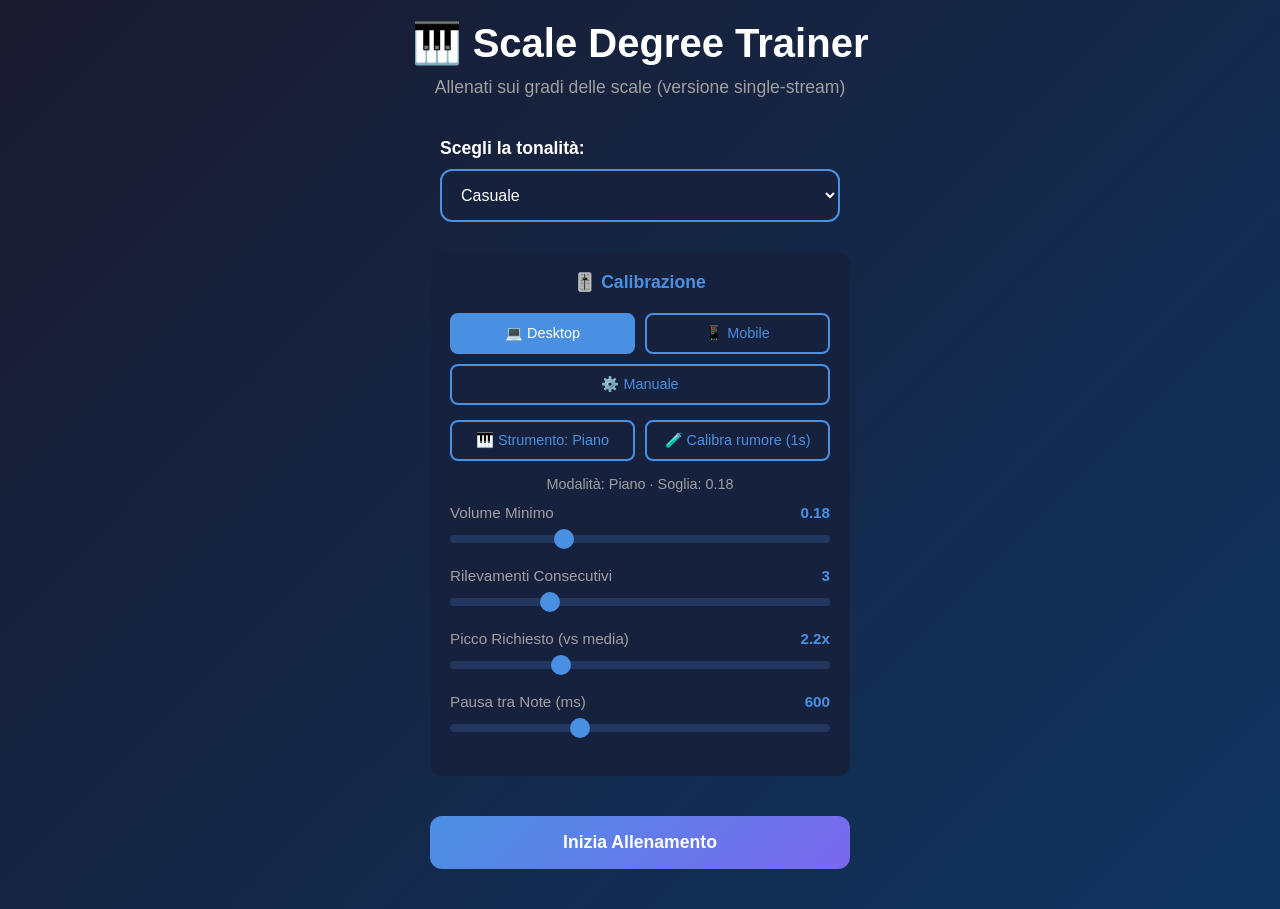
<file: _index.html>
<!DOCTYPE html>
<html lang="it">
<head>
  <meta charset="UTF-8" />
  <meta name="viewport" content="width=device-width, initial-scale=1.0, maximum-scale=1.0, user-scalable=no" />
  <meta name="apple-mobile-web-app-capable" content="yes" />
  <meta name="apple-mobile-web-app-status-bar-style" content="black-translucent" />
  <meta name="theme-color" content="#1a1a2e" />
  <title>Scale Degree Trainer - Piano v6.5 (Single-Stream fix)</title>
  <style>
    * { margin: 0; padding: 0; box-sizing: border-box; }
    :root { --primary-color:#4a90e2; --secondary-color:#7b68ee; --success-color:#4caf50; --error-color:#f44336; --bg-dark:#1a1a2e; --bg-card:#16213e; --text-primary:#ffffff; --text-secondary:#a0a0a0; }
    body { font-family:-apple-system,BlinkMacSystemFont,'Segoe UI',Roboto,Oxygen,Ubuntu,Cantarell,sans-serif; background:linear-gradient(135deg,var(--bg-dark) 0%,#0f3460 100%); color:var(--text-primary); min-height:100vh; overflow-x:hidden; -webkit-font-smoothing:antialiased; }
    .container { max-width:100%; width:100%; min-height:100vh; padding:20px; display:flex; flex-direction:column; }
    .screen { display:none; flex-direction:column; animation:fadeIn .3s ease-in; }
    .screen.active { display:flex; }
    @keyframes fadeIn { from{opacity:0; transform:translateY(10px);} to{opacity:1; transform:translateY(0);} }
    #setupScreen { justify-content:center; align-items:center; text-align:center; }
    #setupScreen h1 { font-size:2.5rem; margin-bottom:10px; }
    .subtitle { color:var(--text-secondary); margin-bottom:40px; font-size:1.1rem; }
    .setup-section { width:100%; max-width:400px; margin-bottom:30px; text-align:left; }
    .setup-section label { display:block; margin-bottom:10px; font-weight:600; font-size:1.1rem; }
    .sensitivity-controls { width:100%; max-width:420px; background:var(--bg-card); padding:20px; border-radius:12px; margin-bottom:30px; }
    .sensitivity-controls h3 { color:var(--primary-color); margin-bottom:20px; font-size:1.1rem; }
    .slider-group { margin-bottom:20px; }
    .slider-label { display:flex; justify-content:space-between; margin-bottom:8px; font-size:.95rem; color:var(--text-secondary); }
    .slider-value { color:var(--primary-color); font-weight:bold; }
    .slider { width:100%; height:8px; border-radius:4px; background:rgba(74,144,226,.2); outline:none; -webkit-appearance:none; }
    .slider::-webkit-slider-thumb { -webkit-appearance:none; appearance:none; width:20px; height:20px; border-radius:50%; background:var(--primary-color); cursor:pointer; transition:all .2s; }
    .slider::-webkit-slider-thumb:hover { background:var(--secondary-color); transform:scale(1.2); }
    .slider::-moz-range-thumb { width:20px; height:20px; border-radius:50%; background:var(--primary-color); cursor:pointer; border:none; transition:all .2s; }
    .slider::-moz-range-thumb:hover { background:var(--secondary-color); transform:scale(1.2); }
    .preset-buttons { display:flex; gap:10px; margin-bottom:15px; flex-wrap:wrap; }
    .btn-preset { flex:1; padding:10px; font-size:.9rem; border:2px solid var(--primary-color); background:transparent; color:var(--primary-color); border-radius:8px; cursor:pointer; transition:all .3s; min-width:160px; }
    .btn-preset:hover, .btn-preset.active { background:var(--primary-color); color:white; }
    #scaleSelect { width:100%; padding:15px; font-size:1rem; background:var(--bg-card); color:var(--text-primary); border:2px solid var(--primary-color); border-radius:12px; cursor:pointer; outline:none; }
    .info-box { background:rgba(74,144,226,.1); border:2px solid var(--primary-color); border-radius:12px; padding:20px; margin:20px 0; max-width:420px; text-align:left; }
    .info-box h3 { color:var(--primary-color); margin-bottom:15px; font-size:1.2rem; }
    .info-box p { margin:10px 0; line-height:1.6; font-size:.95rem; }
    .btn { padding:16px 32px; font-size:1.1rem; font-weight:600; border:none; border-radius:12px; cursor:pointer; transition:all .3s; margin:10px 0; width:100%; max-width:420px; }
    .btn-primary { background:linear-gradient(135deg,var(--primary-color),var(--secondary-color)); color:white; }
    .btn-primary:hover { transform:translateY(-2px); box-shadow:0 8px 16px rgba(74,144,226,.3); }
    .btn-secondary { background:var(--error-color); color:white; }
    .btn-secondary:hover { background:#d32f2f; }
    #quizScreen { justify-content:space-between; min-height:100vh; }
    .header { margin-bottom:30px; }
    .progress-bar { width:100%; height:8px; background:var(--bg-card); border-radius:4px; overflow:hidden; margin-bottom:15px; }
    .progress-fill { height:100%; background:linear-gradient(90deg,var(--primary-color),var(--secondary-color)); transition:width .3s ease; width:0%; }
    .quiz-info { display:flex; justify-content:space-between; font-size:1rem; color:var(--text-secondary); }
    .quiz-content { flex:1; display:flex; flex-direction:column; justify-content:center; align-items:center; }
    .question-area { text-align:center; margin-bottom:40px; }
    .question-area h2 { font-size:1.5rem; margin-bottom:30px; color:var(--text-secondary); }
    .interval-display { display:flex; align-items:center; justify-content:center; gap:20px; margin-bottom:40px; }
    .base-note { font-size:2rem; font-weight:bold; padding:20px 30px; background:var(--bg-card); border-radius:12px; border:2px solid var(--primary-color); }
    .arrow { font-size:2rem; color:var(--text-secondary); }
    .target-interval { font-size:2.2rem; font-weight:bold; padding:20px 30px; background:linear-gradient(135deg,var(--primary-color),var(--secondary-color)); border-radius:12px; }
    .listening-indicator { display:flex; align-items:center; gap:15px; font-size:1.1rem; color:var(--primary-color); }
    .listening-indicator.hidden { display:none; }
    .pulse { width:18px; height:18px; background:var(--primary-color); border-radius:50%; animation:pulse 1.5s infinite; }
    @keyframes pulse { 0%,100%{transform:scale(1); opacity:1} 50%{transform:scale(1.5); opacity:.5} }
    .feedback-area { text-align:center; padding:28px; border-radius:16px; margin-bottom:40px; }
    .feedback-area.hidden { display:none; }
    .feedback-area.correct { background:rgba(76,175,80,.2); border:2px solid var(--success-color); }
    .feedback-area.wrong { background:rgba(244,67,54,.2); border:2px solid var(--error-color); }
    .feedback-icon { font-size:3.2rem; margin-bottom:16px; }
    .feedback-area.correct .feedback-icon { color:var(--success-color); }
    .feedback-area.wrong .feedback-icon { color:var(--error-color); }
    .feedback-text { font-size:1.3rem; font-weight:bold; margin-bottom:12px; }
    .feedback-detail { font-size:1rem; color:var(--text-secondary); margin-top:8px; }
    .detected-note-display { font-size:1.6rem; font-weight:bold; color:var(--primary-color); margin-top:16px; min-height:36px; }
    .bottom-controls { padding:20px 0; }
    .score-display { display:flex; justify-content:center; gap:30px; margin-bottom:20px; font-size:1.1rem; }
    .score-item { display:flex; align-items:center; gap:10px; }
    .score-item.correct { color:var(--success-color); }
    .score-item.wrong { color:var(--error-color); }
    #resultsScreen { justify-content:center; align-items:center; text-align:center; }
    #resultsScreen h1 { font-size:2.2rem; margin-bottom:32px; }
    .results-stats { background:var(--bg-card); border-radius:16px; padding:32px; margin-bottom:24px; max-width:420px; }
    .stat-row { display:flex; justify-content:space-between; padding:12px 0; border-bottom:1px solid rgba(255,255,255,.1); font-size:1.1rem; }
    .stat-row:last-child { border-bottom:none; }
    .stat-label { color:var(--text-secondary); }
    .stat-value { font-weight:bold; }
    .stat-value.accuracy { font-size:1.6rem; color:var(--primary-color); }
    #permissionScreen { justify-content:center; align-items:center; text-align:center; }
    #permissionScreen h1 { font-size:1.8rem; margin-bottom:16px; }
    #permissionScreen p { color:var(--text-secondary); margin-bottom:24px; line-height:1.6; max-width:420px; }
    .permission-icon { font-size:3rem; margin-bottom:24px; }
    @media (max-width:768px){ #setupScreen h1, #resultsScreen h1{font-size:2rem;} .target-interval{font-size:2rem; padding:15px 24px;} .base-note{font-size:1.5rem; padding:15px 20px;} }
  </style>
</head>
<body>
  <div class="container">
    <div id="setupScreen" class="screen active">
      <h1>🎹 Scale Degree Trainer</h1>
      <p class="subtitle">Allenati sui gradi delle scale (versione single‑stream)</p>

      <div class="setup-section">
        <label for="scaleSelect">Scegli la tonalità:</label>
        <select id="scaleSelect">
          <option value="random">Casuale</option>
          <option value="C">Do Maggiore</option>
          <option value="G">Sol Maggiore</option>
          <option value="D">Re Maggiore</option>
          <option value="A">La Maggiore</option>
          <option value="E">Mi Maggiore</option>
          <option value="B">Si Maggiore</option>
          <option value="F#">Fa# Maggiore</option>
          <option value="Db">Reb Maggiore</option>
          <option value="Ab">Lab Maggiore</option>
          <option value="Eb">Mib Maggiore</option>
          <option value="Bb">Sib Maggiore</option>
          <option value="F">Fa Maggiore</option>
        </select>
      </div>

      <div class="sensitivity-controls">
        <h3>🎚️ Calibrazione</h3>
        <div class="preset-buttons">
          <button class="btn-preset" id="presetDesktop">💻 Desktop</button>
          <button class="btn-preset" id="presetMobile">📱 Mobile</button>
          <button class="btn-preset" id="presetCustom">⚙️ Manuale</button>
        </div>
        <div class="preset-buttons" style="margin-top:8px; gap:10px;">
          <button class="btn-preset" id="instrumentToggleBtn">🎹 Strumento: Piano</button>
          <button class="btn-preset" id="calibrateBtn">🧪 Calibra rumore (1s)</button>
        </div>
        <div style="margin:6px 2px 12px; font-size:.9rem; color:var(--text-secondary);">
          Modalità: <span id="modeLabel">Piano</span> · Soglia: <span id="thresholdLabel">0.18</span>
        </div>
        <div class="slider-group">
          <div class="slider-label"><span>Volume Minimo</span><span class="slider-value" id="volumeValue">0.18</span></div>
          <input type="range" min="0.05" max="0.50" step="0.01" value="0.18" class="slider" id="volumeSlider" />
        </div>
        <div class="slider-group">
          <div class="slider-label"><span>Rilevamenti Consecutivi</span><span class="slider-value" id="stabilityValue">3</span></div>
          <input type="range" min="2" max="6" step="1" value="3" class="slider" id="stabilitySlider" />
        </div>
        <div class="slider-group">
          <div class="slider-label"><span>Picco Richiesto (vs media)</span><span class="slider-value" id="spikeValue">2.2x</span></div>
          <input type="range" min="1.5" max="4.0" step="0.1" value="2.2" class="slider" id="spikeSlider" />
        </div>
        <div class="slider-group">
          <div class="slider-label"><span>Pausa tra Note (ms)</span><span class="slider-value" id="cooldownValue">600</span></div>
          <input type="range" min="300" max="1200" step="100" value="600" class="slider" id="cooldownSlider" />
        </div>
      </div>

      <button id="startBtn" class="btn btn-primary">Inizia Allenamento</button>
      <div style="margin-top:10px;color:#ffb74d;font-size:.95rem" id="fileWarn"></div>
    </div>

    <div id="quizScreen" class="screen">
      <div class="header">
        <div class="progress-bar"><div id="progressFill" class="progress-fill"></div></div>
        <div class="quiz-info"><span id="quizCounter">0/10</span><span id="currentScale">-</span></div>
      </div>
      <div class="quiz-content">
        <div id="questionArea" class="question-area">
          <h2>Suona il grado richiesto:</h2>
          <div class="interval-display">
            <div id="baseNote" class="base-note">-</div>
            <div class="arrow">→</div>
            <div id="targetInterval" class="target-interval">-</div>
          </div>
          <div id="listeningIndicator" class="listening-indicator hidden">
            <div class="pulse"></div><span>Ascolto...</span>
          </div>
          <div id="detectedNoteDisplay" class="detected-note-display"></div>
          <div id="volumeDebug" style="font-size:.9rem;color:var(--text-secondary);margin-top:10px;display:none;">
            Volume: <span id="volumeDebugValue">0.000</span> · Armed: <span id="armedFlag">false</span> · Attack: <span id="attackVal">0.000</span>
          </div>
        </div>
        <div id="feedbackArea" class="feedback-area hidden">
          <div id="feedbackIcon" class="feedback-icon"></div>
          <div id="feedbackText" class="feedback-text"></div>
        </div>
      </div>
      <div class="bottom-controls">
        <div class="score-display">
          <div class="score-item correct"><span>✓</span><span id="correctCount">0</span></div>
          <div class="score-item wrong"><span>✗</span><span id="wrongCount">0</span></div>
        </div>
        <button id="stopBtn" class="btn btn-secondary">Termina Sessione</button>
      </div>
    </div>

    <div id="resultsScreen" class="screen">
      <h1>🎉 Sessione Completata!</h1>
      <div class="results-stats">
        <div class="stat-row"><span class="stat-label">Corrette:</span><span class="stat-value" style="color:var(--success-color);" id="finalCorrect">0</span></div>
        <div class="stat-row"><span class="stat-label">Sbagliate:</span><span class="stat-value" style="color:var(--error-color);" id="finalWrong">0</span></div>
        <div class="stat-row"><span class="stat-label">Accuratezza:</span><span class="stat-value accuracy" id="finalAccuracy">0%</span></div>
      </div>
      <button id="restartBtn" class="btn btn-primary">Nuova Sessione</button>
    </div>
  </div>

  <script>
    if (location.protocol === 'file:') {
      fileWarn.textContent = 'Aperto via file://. Se il microfono non parte, usa http://localhost.';
    }

    class PitchDetector {
      constructor(config = {}) {
        this.audioContext = null; this.analyser = null; this.sourceNode = null; this.mediaStream = null; this.buffer = null;
        this.isListening = false; this.onPitchDetected = null; this.onVolumeChange = null; this.lastDetectedNote = null;
        this.A4 = 440; this.noteNames = ['C','C#','D','D#','E','F','F#','G','G#','A','A#','B'];
        this.volumeThreshold = config.volumeThreshold || 0.18; this.requiredStableDetections = config.stability || 3; this.spikeMultiplier = config.spikeMultiplier || 2.2; this.cooldownPeriod = config.cooldown || 600;
        this.noteStabilityBuffer = []; this.isInitialized = false; this.warmupStartTime = null; this.warmupDuration = 500; this.volumeHistory = []; this.maxVolumeHistory = 20; this.currentVolume = 0; this.lastNoteTime = 0;
        this.requiredSilenceMs = 250; this.silenceSince = null; this.emaVolume = 0; this.emaAlpha = 0.2; this.minAttackRise = 0.04; this.lastPitchHz = null; this.minFreq=50; this.maxFreq=2000;
      }
      setInstrumentMode(mode){ if(mode==='guitar'){ this.minFreq=70; this.maxFreq=1500; } else { this.minFreq=50; this.maxFreq=2000; } }
      async initializeWithStream(stream) {
        try {
          this.mediaStream = stream; // usa lo stream esterno (single-stream)
          this.audioContext = new (window.AudioContext || window.webkitAudioContext)();
          this.analyser = this.audioContext.createAnalyser();
          this.analyser.fftSize = 4096; this.analyser.smoothingTimeConstant = 0.0;
          this.buffer = new Float32Array(this.analyser.fftSize);
          this.sourceNode = this.audioContext.createMediaStreamSource(this.mediaStream);
          this.sourceNode.connect(this.analyser);
          this.isInitialized = true; this.isListening = false; return true;
        } catch (e) { console.error('init error', e); return false; }
      }
      async startListening(cb){ this.onPitchDetected = cb; this.isListening = true; this.lastDetectedNote=null; this.noteStabilityBuffer=[]; this.volumeHistory=[]; this.warmupStartTime=Date.now(); this.lastNoteTime=0; this.silenceSince=performance.now(); if(this.audioContext?.state==='suspended') await this.audioContext.resume(); this.detectPitch(); }
      stopListening(){ this.isListening=false; this.onPitchDetected=null; this.noteStabilityBuffer=[]; this.lastDetectedNote=null; this.volumeHistory=[]; this.warmupStartTime=null; this.lastNoteTime=0; this.silenceSince=null; }
      centsDiff(f1,f2){ return 1200 * Math.log2(f1 / f2); }
      detectPitch(){ if(!this.isListening||!this.analyser||!this.isInitialized) return; const timeSinceStart=Date.now()-this.warmupStartTime; if(timeSinceStart<this.warmupDuration){ requestAnimationFrame(()=>this.detectPitch()); return; } this.analyser.getFloatTimeDomainData(this.buffer); let sum=0; for(let i=0;i<this.buffer.length;i++) sum+=this.buffer[i]*this.buffer[i]; const volume=Math.sqrt(sum/this.buffer.length); this.currentVolume=volume; this.emaVolume=this.emaAlpha*volume+(1-this.emaAlpha)*this.emaVolume; const attack=volume-this.emaVolume; this.volumeHistory.push(volume); if(this.volumeHistory.length>this.maxVolumeHistory) this.volumeHistory.shift(); const avgVolume=this.volumeHistory.reduce((a,b)=>a+b,0)/this.volumeHistory.length; if(this.onVolumeChange){ this.onVolumeChange(volume); const v=document.getElementById('volumeDebugValue'); if(v) v.textContent=volume.toFixed(3); }
        const silenceThreshold=Math.min(this.volumeThreshold*0.4,0.02); const now=performance.now(); if(volume<silenceThreshold){ if(this.silenceSince===null) this.silenceSince=now; } else { this.silenceSince=null; }
        const armed=this.silenceSince!==null && (now-this.silenceSince)>=this.requiredSilenceMs; const inCooldown=(Date.now()-this.lastNoteTime)<this.cooldownPeriod; const volumeSpike=volume>(avgVolume*this.spikeMultiplier); const hasAttack=attack>this.minAttackRise; if(volume<this.volumeThreshold || !volumeSpike || inCooldown || !armed || !hasAttack){ this.noteStabilityBuffer=[]; requestAnimationFrame(()=>this.detectPitch()); return; }
        const pitch=this.autoCorrelate(this.buffer, this.audioContext.sampleRate); if(pitch!==-1 && pitch && pitch>=this.minFreq && pitch<=this.maxFreq){ if(this.lastPitchHz){ const ratio=pitch/this.lastPitchHz; if(Math.abs(ratio-2)<0.03 || Math.abs(ratio-0.5)<0.03){ requestAnimationFrame(()=>this.detectPitch()); return; } }
          const note=this.frequencyToNote(pitch); this.noteStabilityBuffer.push({name:note.note,freq:pitch}); if(this.noteStabilityBuffer.length>this.requiredStableDetections) this.noteStabilityBuffer.shift(); if(this.noteStabilityBuffer.length>=this.requiredStableDetections){ const first=this.noteStabilityBuffer[0]; const allSame=this.noteStabilityBuffer.every(n=>n.name===first.name); const allClose=this.noteStabilityBuffer.every(n=>Math.abs(this.centsDiff(n.freq,first.freq))<35); if(allSame && allClose && (!this.lastDetectedNote || this.lastDetectedNote!==note.note)){ this.lastDetectedNote=note.note; this.lastPitchHz=pitch; this.lastNoteTime=Date.now(); if(this.onPitchDetected) this.onPitchDetected(note); } }
        } else { this.noteStabilityBuffer=[]; }
        requestAnimationFrame(()=>this.detectPitch()); }
      autoCorrelate(buffer, sampleRate){ let size=buffer.length; let maxSamples=Math.floor(size/2); let rms=0; for(let i=0;i<size;i++){ const v=buffer[i]; rms+=v*v; } rms=Math.sqrt(rms/size); if(rms<this.volumeThreshold) return -1; let bestOffset=-1; let bestCorrelation=0; let lastCorrelation=1; for(let offset=1; offset<maxSamples; offset++){ let correlation=0; for(let i=0;i<maxSamples;i++) correlation += Math.abs(buffer[i]-buffer[i+offset]); correlation=1-(correlation/maxSamples); const threshold=0.85+(this.volumeThreshold-0.18)*0.2; if(correlation>threshold && correlation>lastCorrelation){ bestCorrelation=correlation; bestOffset=offset; } lastCorrelation=correlation; } if(bestOffset===-1) return -1; if(bestOffset<maxSamples-1 && bestOffset>0){ const y1=buffer[bestOffset-1], y2=buffer[bestOffset], y3=buffer[bestOffset+1]; const shift=(y3-y1)/(2*(2*y2-y1-y3)); if(isFinite(shift)&&Math.abs(shift)<1) return sampleRate/(bestOffset+shift); } return sampleRate/bestOffset; }
      frequencyToNote(f){ const noteNum=12*(Math.log(f/this.A4)/Math.log(2))+69; const r=Math.round(noteNum); const name=this.noteNames[r%12]; const octave=Math.floor(r/12)-1; return {frequency:f, note:name, octave, fullNote:`${name}${octave}`}; }
      stop(){ this.isListening=false; this.isInitialized=false; this.noteStabilityBuffer=[]; this.lastDetectedNote=null; this.lastPitchHz=null; if(this.audioContext && this.audioContext.state!=='closed'){ this.audioContext.close(); } this.audioContext=null; this.analyser=null; this.sourceNode=null; /* NON fermiamo le tracce: single-stream */ }
    }

    class IntervalTrainerApp {
      constructor(){ this.pitchDetector=null; this._sharedStream=null; this.currentQuiz=0; this.totalQuizzes=10; this.correctAnswers=0; this.wrongAnswers=0; this.selectedScale=null; this.currentQuestion=null; this.lastDegreeKey=null; this.isWaitingForAnswer=false; this.detectedNotes=[]; this.noteDetectionTimeout=null; this.answerWindowTimer=null; this.instrumentMode='piano'; this.sensitivityConfig={ volumeThreshold:0.18, stability:3, spikeMultiplier:2.2, cooldown:600 }; this.scales={ 'C':{display:'Do',notes:['C','D','E','F','G','A','B']}, 'G':{display:'Sol',notes:['G','A','B','C','D','E','F#']}, 'D':{display:'Re',notes:['D','E','F#','G','A','B','C#']}, 'A':{display:'La',notes:['A','B','C#','D','E','F#','G#']}, 'E':{display:'Mi',notes:['E','F#','G#','A','B','C#','D#']}, 'B':{display:'Si',notes:['B','C#','D#','E','F#','G#','A#']}, 'F#':{display:'Fa#',notes:['F#','G#','A#','B','C#','D#','E#']}, 'Db':{display:'Reb',notes:['Db','Eb','F','Gb','Ab','Bb','C']}, 'Ab':{display:'Lab',notes:['Ab','Bb','C','Db','Eb','F','G']}, 'Eb':{display:'Mib',notes:['Eb','F','G','Ab','Bb','C','D']}, 'Bb':{display:'Sib',notes:['Bb','C','D','Eb','F','G','A']}, 'F':{display:'Fa',notes:['F','G','A','Bb','C','D','E']} }; this.degrees={ '1':{name:'Tonica (1)',index:0}, '2':{name:'2a Maggiore',index:1}, '3':{name:'3a Maggiore',index:2}, '4':{name:'4a Giusta',index:3}, '5':{name:'5a Giusta',index:4}, '6':{name:'6a Maggiore',index:5}, '7':{name:'7a Maggiore',index:6} }; this.initializeUI(); }
      initializeUI(){ this.screens={ setup:document.getElementById('setupScreen'), quiz:document.getElementById('quizScreen'), results:document.getElementById('resultsScreen') }; document.getElementById('startBtn').addEventListener('click',()=>this.startSession()); document.getElementById('stopBtn').addEventListener('click',()=>this.stopSession()); document.getElementById('restartBtn').addEventListener('click',()=>this.reset()); this.setupSensitivityControls(); const toggleBtn=document.getElementById('instrumentToggleBtn'); const modeLabel=document.getElementById('modeLabel'); toggleBtn?.addEventListener('click',()=>{ this.instrumentMode=this.instrumentMode==='piano'?'guitar':'piano'; toggleBtn.textContent=this.instrumentMode==='piano'?'🎹 Strumento: Piano':'🎸 Strumento: Chitarra'; modeLabel.textContent=this.instrumentMode==='piano'?'Piano':'Chitarra'; }); document.getElementById('calibrateBtn')?.addEventListener('click',()=>this.calibrateNoise()); }
      setupSensitivityControls(){ const volumeSlider=document.getElementById('volumeSlider'); const stabilitySlider=document.getElementById('stabilitySlider'); const spikeSlider=document.getElementById('spikeSlider'); const cooldownSlider=document.getElementById('cooldownSlider'); const volumeValue=document.getElementById('volumeValue'); const stabilityValue=document.getElementById('stabilityValue'); const spikeValue=document.getElementById('spikeValue'); const cooldownValue=document.getElementById('cooldownValue'); const isMobile=/iPhone|iPad|iPod|Android/i.test(navigator.userAgent); if(isMobile) this.applyPreset('mobile'); else this.applyPreset('desktop'); volumeSlider.addEventListener('input',(e)=>{ this.sensitivityConfig.volumeThreshold=parseFloat(e.target.value); volumeValue.textContent=e.target.value; this.markCustomPreset(); }); stabilitySlider.addEventListener('input',(e)=>{ this.sensitivityConfig.stability=parseInt(e.target.value); stabilityValue.textContent=e.target.value; this.markCustomPreset(); }); spikeSlider.addEventListener('input',(e)=>{ this.sensitivityConfig.spikeMultiplier=parseFloat(e.target.value); spikeValue.textContent=e.target.value+'x'; this.markCustomPreset(); }); cooldownSlider.addEventListener('input',(e)=>{ this.sensitivityConfig.cooldown=parseInt(e.target.value); cooldownValue.textContent=e.target.value; this.markCustomPreset(); }); document.getElementById('presetDesktop').addEventListener('click',()=>this.applyPreset('desktop')); document.getElementById('presetMobile').addEventListener('click',()=>this.applyPreset('mobile')); document.getElementById('presetCustom').addEventListener('click',()=>this.markCustomPreset()); }
      applyPreset(preset){ const presets={ desktop:{volumeThreshold:0.18,stability:3,spikeMultiplier:2.2,cooldown:600}, mobile:{volumeThreshold:0.34,stability:4,spikeMultiplier:3.2,cooldown:950} }; if(presets[preset]){ this.sensitivityConfig={...presets[preset]}; this.updateSliders(); document.querySelectorAll('.btn-preset').forEach(b=>b.classList.remove('active')); document.getElementById(`preset${preset.charAt(0).toUpperCase()+preset.slice(1)}`).classList.add('active'); } }
      markCustomPreset(){ document.querySelectorAll('.btn-preset').forEach(b=>b.classList.remove('active')); document.getElementById('presetCustom').classList.add('active'); }
      updateSliders(){ document.getElementById('volumeSlider').value=this.sensitivityConfig.volumeThreshold; document.getElementById('volumeValue').textContent=this.sensitivityConfig.volumeThreshold.toFixed(2); document.getElementById('stabilitySlider').value=this.sensitivityConfig.stability; document.getElementById('stabilityValue').textContent=this.sensitivityConfig.stability; document.getElementById('spikeSlider').value=this.sensitivityConfig.spikeMultiplier; document.getElementById('spikeValue').textContent=this.sensitivityConfig.spikeMultiplier.toFixed(1)+'x'; document.getElementById('cooldownSlider').value=this.sensitivityConfig.cooldown; document.getElementById('cooldownValue').textContent=this.sensitivityConfig.cooldown; }
      async calibrateNoise(){ try{ const s=await navigator.mediaDevices.getUserMedia({ audio:true }); const ac=new (window.AudioContext||window.webkitAudioContext)(); const src=ac.createMediaStreamSource(s); const an=ac.createAnalyser(); an.fftSize=2048; const buf=new Float32Array(an.fftSize); src.connect(an); const samples=[]; let running=true; const start=performance.now(); const loop=()=>{ if(!running) return; an.getFloatTimeDomainData(buf); let t=0; for(let i=0;i<buf.length;i++){ t+=buf[i]*buf[i]; } const rms=Math.sqrt(t/buf.length); samples.push(rms); if(performance.now()-start>=1000){ running=false; finish(); return;} requestAnimationFrame(loop); }; const finish=()=>{ const n=samples.length||1; const mean=samples.reduce((a,b)=>a+b,0)/n; const variance=samples.reduce((a,b)=>a+(b-mean)*(b-mean),0)/n; const std=Math.sqrt(variance); const suggested=Math.min(0.45, Math.max(0.02, mean+3*std)); this.sensitivityConfig.volumeThreshold=+(suggested.toFixed(2)); this.updateSliders(); document.getElementById('thresholdLabel').textContent=this.sensitivityConfig.volumeThreshold.toFixed(2); s.getTracks().forEach(t=>t.stop()); ac.close(); alert(`Soglia impostata a ${this.sensitivityConfig.volumeThreshold.toFixed(2)} (media+3σ)`); }; loop(); }catch(e){ alert('Calibrazione fallita: '+(e&&e.message?e.message:e)); } }
      async startSession(){
        // 1) Richiesta UNA VOLTA con {audio:true}
        if(!this._sharedStream){
          try { this._sharedStream = await navigator.mediaDevices.getUserMedia({ audio: true }); }
          catch(e){ alert(`Accesso microfono negato: ${e.name}`); return; }
        }
        // 2) Detector che riusa lo stream
        this.pitchDetector = new PitchDetector(this.sensitivityConfig);
        this.pitchDetector.setInstrumentMode(this.instrumentMode);
        const ok = await this.pitchDetector.initializeWithStream(this._sharedStream);
        if(!ok){ alert('Impossibile inizializzare l\'audio.'); return; }

        const scaleValue=document.getElementById('scaleSelect').value;
        if(scaleValue==='random'){ const ks=Object.keys(this.scales); this.selectedScale=ks[Math.floor(Math.random()*ks.length)]; } else { this.selectedScale=scaleValue; }
        this.currentQuiz=0; this.correctAnswers=0; this.wrongAnswers=0; this.lastDegreeKey=null;
        document.getElementById('currentScale').textContent=this.scales[this.selectedScale].display+' Maggiore';
        this.showScreen('quiz'); this.nextQuestion();
      }
      showScreen(n){ Object.values(this.screens).forEach(s=>s.classList.remove('active')); this.screens[n].classList.add('active'); }
      nextQuestion(){ this.currentQuiz++; if(this.currentQuiz>this.totalQuizzes){ this.showResults(); return; } document.getElementById('quizCounter').textContent=`${this.currentQuiz}/${this.totalQuizzes}`; document.getElementById('progressFill').style.width=`${(this.currentQuiz/this.totalQuizzes)*100}%`; document.getElementById('correctCount').textContent=this.correctAnswers; document.getElementById('wrongCount').textContent=this.wrongAnswers; this.currentQuestion=this.generateQuestion(); document.getElementById('baseNote').textContent=this.scales[this.selectedScale].display+' Maggiore'; document.getElementById('targetInterval').textContent=this.currentQuestion.degreeName; document.getElementById('feedbackArea').classList.add('hidden'); document.getElementById('questionArea').style.display='block'; const scaleNotes=this.scales[this.selectedScale].notes.map(n=>this.normalizeNote(n)); this.currentDiatonicSet=new Set(scaleNotes); this.startListening(); }
      generateQuestion(){ const scale=this.scales[this.selectedScale]; const degreeKeys=Object.keys(this.degrees); let available=degreeKeys; if(this.lastDegreeKey!==null) available=degreeKeys.filter(k=>k!==this.lastDegreeKey); const degreeKey=available[Math.floor(Math.random()*available.length)]; this.lastDegreeKey=degreeKey; const degree=this.degrees[degreeKey]; const targetNote=scale.notes[degree.index]; return { scaleName:scale.display+' Maggiore', degreeNumber:degreeKey, degreeName:degree.name, targetNote:this.normalizeNote(targetNote), targetNoteDisplay:this.displayNote(targetNote) }; }
      normalizeNote(n){ const map={'Db':'C#','Eb':'D#','Gb':'F#','Ab':'G#','Bb':'A#','E#':'F'}; return map[n]||n; }
      displayNote(n){ const m={'C':'Do','C#':'Do#','Db':'Reb','D':'Re','D#':'Re#','Eb':'Mib','E':'Mi','E#':'Fa','F':'Fa','F#':'Fa#','Gb':'Solb','G':'Sol','G#':'Sol#','Ab':'Lab','A':'La','A#':'La#','Bb':'Sib','B':'Si','B#':'Do'}; return m[n]||n; }
      startListening(){ this.isWaitingForAnswer=true; this.foundCorrect=false; this.detectedNotes=[]; document.getElementById('listeningIndicator').classList.remove('hidden'); document.getElementById('detectedNoteDisplay').textContent=''; if(this.answerWindowTimer) clearTimeout(this.answerWindowTimer); this.answerWindowTimer=setTimeout(()=>{ if(!this.foundCorrect) this.evaluateAnswer(); },4000); this.pitchDetector.startListening((noteData)=>{ if(!this.isWaitingForAnswer) return; const normalized=this.normalizeNote(noteData.note); if(!this.currentDiatonicSet || !this.currentDiatonicSet.has(normalized)) return; const el=document.getElementById('detectedNoteDisplay'); if(el) el.textContent=this.displayNote(noteData.note); this.detectedNotes.push(noteData.note); const normalizedTarget=this.normalizeNote(this.currentQuestion.targetNote); if(normalized===normalizedTarget){ this.foundCorrect=true; if(this.answerWindowTimer) clearTimeout(this.answerWindowTimer); this.detectedNotes.push(noteData.note, noteData.note); this.evaluateAnswer(); return; } if(this.noteDetectionTimeout) clearTimeout(this.noteDetectionTimeout); if(this.detectedNotes.length>=3){ this.noteDetectionTimeout=setTimeout(()=>{ if(!this.foundCorrect) this.evaluateAnswer(); },800); } }); }
      evaluateAnswer(){ if(!this.isWaitingForAnswer) return; this.isWaitingForAnswer=false; if(this.answerWindowTimer){ clearTimeout(this.answerWindowTimer); this.answerWindowTimer=null; } this.pitchDetector.stopListening(); document.getElementById('listeningIndicator').classList.add('hidden'); const detected=this.getMostCommonNote(this.detectedNotes); const normDet=this.normalizeNote(detected||''); const normTarget=this.normalizeNote(this.currentQuestion.targetNote); const ok=normDet===normTarget; this.showFeedback(ok, detected||'-'); if(ok){ this.correctAnswers++; setTimeout(()=>this.nextQuestion(),1200); } else { this.wrongAnswers++; setTimeout(()=>this.nextQuestion(),2200); } }
      getMostCommonNote(notes){ if(notes.length===0) return null; const counts={}; notes.forEach(n=>counts[n]=(counts[n]||0)+1); return Object.entries(counts).sort((a,b)=>b[1]-a[1])[0][0]; }
      showFeedback(ok,detected){ const area=document.getElementById('feedbackArea'); const icon=document.getElementById('feedbackIcon'); const text=document.getElementById('feedbackText'); document.getElementById('questionArea').style.display='none'; area.classList.remove('hidden','correct','wrong'); if(ok){ area.classList.add('correct'); icon.textContent='✓'; text.innerHTML=`<div>Corretto!</div><div class="feedback-detail">Hai suonato: ${this.displayNote(detected)}</div>`; } else { area.classList.add('wrong'); icon.textContent='✗'; text.innerHTML=`<div>Sbagliato!</div><div class="feedback-detail">Hai suonato: ${this.displayNote(detected)}</div><div class="feedback-detail">Il ${this.currentQuestion.degreeName} di ${this.currentQuestion.scaleName} è: ${this.currentQuestion.targetNoteDisplay}</div>`; } }
      stopSession(){ if(this.answerWindowTimer){ clearTimeout(this.answerWindowTimer); this.answerWindowTimer=null; } if(this.pitchDetector) this.pitchDetector.stop(); this.showResults(); }
      showResults(){ if(this.pitchDetector) this.pitchDetector.stop(); const acc=this.totalQuizzes>0?Math.round((this.correctAnswers/this.totalQuizzes)*100):0; document.getElementById('finalCorrect').textContent=this.correctAnswers; document.getElementById('finalWrong').textContent=this.wrongAnswers; document.getElementById('finalAccuracy').textContent=acc+'%'; this.showScreen('results'); }
      reset(){ if(this.pitchDetector) this.pitchDetector.stop(); this.currentQuiz=0; this.correctAnswers=0; this.wrongAnswers=0; this.lastDegreeKey=null; this.showScreen('setup'); }
    }

    document.addEventListener('DOMContentLoaded',()=>{ window.app=new IntervalTrainerApp(); });

    // Rilascia lo stream solo alla chiusura della pagina
    window.addEventListener('beforeunload',()=>{ try { window.app?._sharedStream?.getTracks().forEach(t=>t.stop()); } catch {} });
  </script>
</body>
</html>
</file>
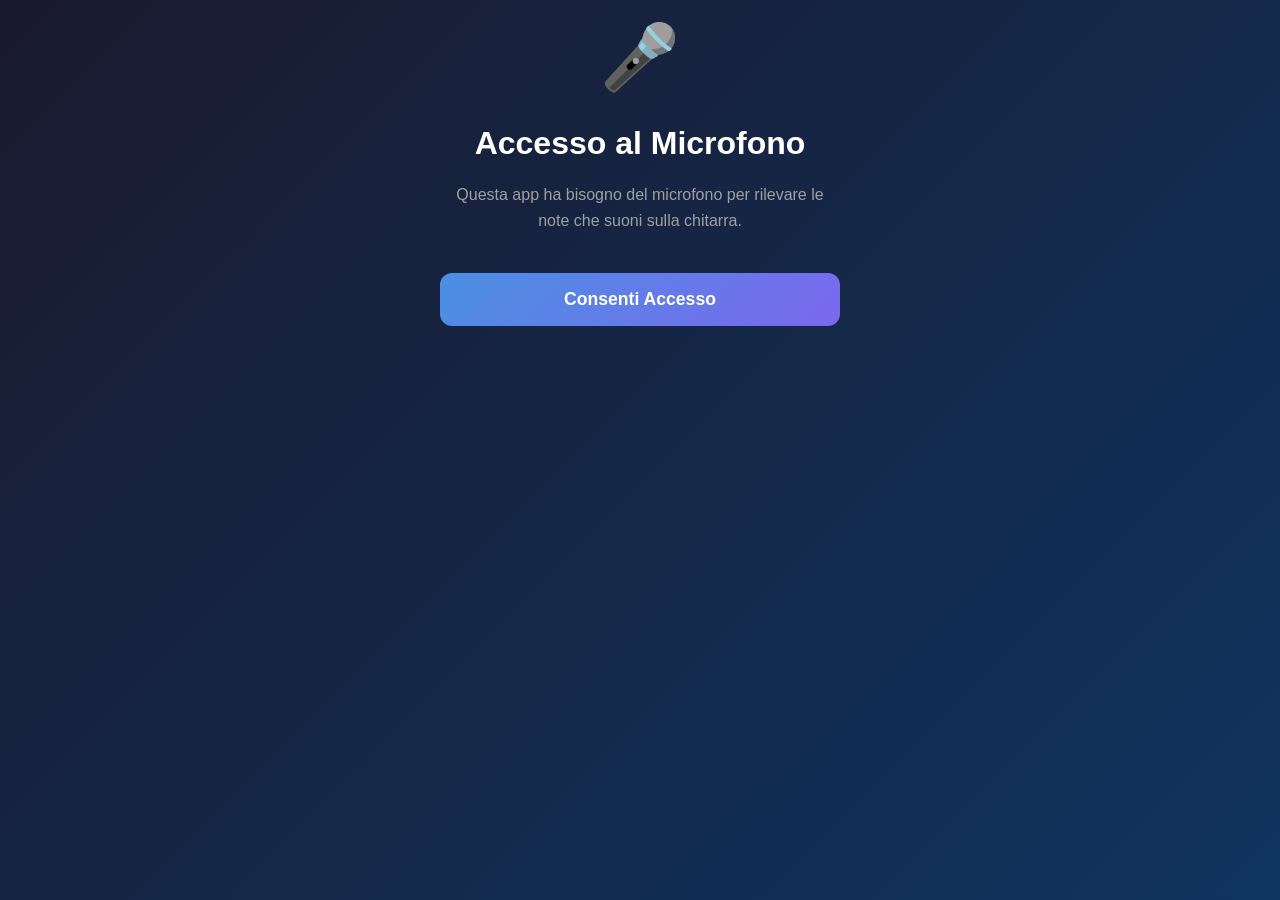
<file: Bad_1_index.html>
<!DOCTYPE html>
<html lang="it">
<head>
    <meta charset="UTF-8">
    <meta name="viewport" content="width=device-width, initial-scale=1.0, maximum-scale=1.0, user-scalable=no">
    <meta name="apple-mobile-web-app-capable" content="yes">
    <meta name="apple-mobile-web-app-status-bar-style" content="black-translucent">
    <meta name="theme-color" content="#1a1a2e">
    <title>Scale Degree Trainer - Piano v4.1</title>
    <style>
* {
    margin: 0;
    padding: 0;
    box-sizing: border-box;
}

:root {
    --primary-color: #4a90e2;
    --secondary-color: #7b68ee;
    --success-color: #4caf50;
    --error-color: #f44336;
    --bg-dark: #1a1a2e;
    --bg-card: #16213e;
    --text-primary: #ffffff;
    --text-secondary: #a0a0a0;
}

body {
    font-family: -apple-system, BlinkMacSystemFont, 'Segoe UI', Roboto, Oxygen, Ubuntu, Cantarell, sans-serif;
    background: linear-gradient(135deg, var(--bg-dark) 0%, #0f3460 100%);
    color: var(--text-primary);
    min-height: 100vh;
    overflow-x: hidden;
    -webkit-font-smoothing: antialiased;
}

.container {
    max-width: 100%;
    width: 100%;
    min-height: 100vh;
    padding: 20px;
    display: flex;
    flex-direction: column;
}

.screen {
    display: none;
    flex-direction: column;
    animation: fadeIn 0.3s ease-in;
}

.screen.active {
    display: flex;
}

@keyframes fadeIn {
    from {
        opacity: 0;
        transform: translateY(10px);
    }
    to {
        opacity: 1;
        transform: translateY(0);
    }
}

#setupScreen {
    justify-content: center;
    align-items: center;
    text-align: center;
}

#setupScreen h1 {
    font-size: 2.5rem;
    margin-bottom: 10px;
}

.subtitle {
    color: var(--text-secondary);
    margin-bottom: 40px;
    font-size: 1.1rem;
}

.setup-section {
    width: 100%;
    max-width: 400px;
    margin-bottom: 30px;
    text-align: left;
}

.setup-section label {
    display: block;
    margin-bottom: 10px;
    font-weight: 600;
    font-size: 1.1rem;
}

#scaleSelect {
    width: 100%;
    padding: 15px;
    font-size: 1rem;
    background: var(--bg-card);
    color: var(--text-primary);
    border: 2px solid var(--primary-color);
    border-radius: 12px;
    cursor: pointer;
    outline: none;
}

.info-box {
    background: rgba(74, 144, 226, 0.1);
    border: 2px solid var(--primary-color);
    border-radius: 12px;
    padding: 20px;
    margin: 20px 0;
    max-width: 400px;
    text-align: left;
}

.info-box h3 {
    color: var(--primary-color);
    margin-bottom: 15px;
    font-size: 1.2rem;
}

.info-box p {
    margin: 10px 0;
    line-height: 1.6;
    font-size: 0.95rem;
}

.btn {
    padding: 16px 32px;
    font-size: 1.1rem;
    font-weight: 600;
    border: none;
    border-radius: 12px;
    cursor: pointer;
    transition: all 0.3s;
    margin: 10px 0;
    width: 100%;
    max-width: 400px;
}

.btn-primary {
    background: linear-gradient(135deg, var(--primary-color), var(--secondary-color));
    color: white;
}

.btn-primary:hover {
    transform: translateY(-2px);
    box-shadow: 0 8px 16px rgba(74, 144, 226, 0.3);
}

.btn-secondary {
    background: var(--error-color);
    color: white;
}

.btn-secondary:hover {
    background: #d32f2f;
}

#quizScreen {
    justify-content: space-between;
    height: 100vh;
}

.header {
    margin-bottom: 30px;
}

.progress-bar {
    width: 100%;
    height: 8px;
    background: var(--bg-card);
    border-radius: 4px;
    overflow: hidden;
    margin-bottom: 15px;
}

.progress-fill {
    height: 100%;
    background: linear-gradient(90deg, var(--primary-color), var(--secondary-color));
    transition: width 0.3s ease;
    width: 0%;
}

.quiz-info {
    display: flex;
    justify-content: space-between;
    font-size: 1rem;
    color: var(--text-secondary);
}

.quiz-content {
    flex: 1;
    display: flex;
    flex-direction: column;
    justify-content: center;
    align-items: center;
}

.question-area {
    text-align: center;
    margin-bottom: 40px;
}

.question-area h2 {
    font-size: 1.5rem;
    margin-bottom: 30px;
    color: var(--text-secondary);
}

.interval-display {
    display: flex;
    align-items: center;
    justify-content: center;
    gap: 20px;
    margin-bottom: 40px;
}

.base-note {
    font-size: 2rem;
    font-weight: bold;
    padding: 20px 30px;
    background: var(--bg-card);
    border-radius: 12px;
    border: 2px solid var(--primary-color);
}

.arrow {
    font-size: 2rem;
    color: var(--text-secondary);
}

.target-interval {
    font-size: 2.5rem;
    font-weight: bold;
    padding: 20px 30px;
    background: linear-gradient(135deg, var(--primary-color), var(--secondary-color));
    border-radius: 12px;
}

.listening-indicator {
    display: flex;
    align-items: center;
    gap: 15px;
    font-size: 1.2rem;
    color: var(--primary-color);
}

.listening-indicator.hidden {
    display: none;
}

.pulse {
    width: 20px;
    height: 20px;
    background: var(--primary-color);
    border-radius: 50%;
    animation: pulse 1.5s infinite;
}

@keyframes pulse {
    0%, 100% {
        transform: scale(1);
        opacity: 1;
    }
    50% {
        transform: scale(1.5);
        opacity: 0.5;
    }
}

.feedback-area {
    text-align: center;
    padding: 40px;
    border-radius: 16px;
    margin-bottom: 40px;
}

.feedback-area.hidden {
    display: none;
}

.feedback-area.correct {
    background: rgba(76, 175, 80, 0.2);
    border: 2px solid var(--success-color);
}

.feedback-area.wrong {
    background: rgba(244, 67, 54, 0.2);
    border: 2px solid var(--error-color);
}

.feedback-icon {
    font-size: 4rem;
    margin-bottom: 20px;
}

.feedback-area.correct .feedback-icon {
    color: var(--success-color);
}

.feedback-area.wrong .feedback-icon {
    color: var(--error-color);
}

.feedback-text {
    font-size: 1.5rem;
    font-weight: bold;
    margin-bottom: 15px;
}

.feedback-detail {
    font-size: 1rem;
    color: var(--text-secondary);
    margin-top: 10px;
}

.detected-note-display {
    font-size: 1.8rem;
    font-weight: bold;
    color: var(--primary-color);
    margin-top: 20px;
    min-height: 40px;
}

.bottom-controls {
    padding: 20px 0;
}

.score-display {
    display: flex;
    justify-content: center;
    gap: 30px;
    margin-bottom: 20px;
    font-size: 1.2rem;
}

.score-item {
    display: flex;
    align-items: center;
    gap: 10px;
}

.score-item.correct {
    color: var(--success-color);
}

.score-item.wrong {
    color: var(--error-color);
}

#resultsScreen {
    justify-content: center;
    align-items: center;
    text-align: center;
}

#resultsScreen h1 {
    font-size: 2.5rem;
    margin-bottom: 40px;
}

.results-stats {
    background: var(--bg-card);
    border-radius: 16px;
    padding: 40px;
    margin-bottom: 30px;
    max-width: 400px;
}

.stat-row {
    display: flex;
    justify-content: space-between;
    padding: 15px 0;
    border-bottom: 1px solid rgba(255, 255, 255, 0.1);
    font-size: 1.2rem;
}

.stat-row:last-child {
    border-bottom: none;
}

.stat-label {
    color: var(--text-secondary);
}

.stat-value {
    font-weight: bold;
}

.stat-value.accuracy {
    font-size: 2rem;
    color: var(--primary-color);
}

#permissionScreen {
    justify-content: center;
    align-items: center;
    text-align: center;
}

#permissionScreen h1 {
    font-size: 2rem;
    margin-bottom: 20px;
}

#permissionScreen p {
    color: var(--text-secondary);
    margin-bottom: 30px;
    line-height: 1.6;
    max-width: 400px;
}

.permission-icon {
    font-size: 4rem;
    margin-bottom: 30px;
}

@media (max-width: 768px) {
    #setupScreen h1,
    #resultsScreen h1 {
        font-size: 2rem;
    }
    
    .target-interval {
        font-size: 2rem;
        padding: 15px 25px;
    }
    
    .base-note {
        font-size: 1.5rem;
        padding: 15px 20px;
    }
}
    </style>
</head>
<body>
    <div class="container">
        <div id="permissionScreen" class="screen">
            <div class="permission-icon">🎤</div>
            <h1>Accesso al Microfono</h1>
            <p>Questa app ha bisogno del microfono per rilevare le note che suoni sulla chitarra.</p>
            <button id="requestMicBtn" class="btn btn-primary">Consenti Accesso</button>
        </div>

        <div id="setupScreen" class="screen">
            <h1>🎹 Scale Degree Trainer</h1>
            <p class="subtitle">Allena il tuo orecchio sui gradi delle scale al pianoforte</p>
            
            <div class="setup-section">
                <label for="scaleSelect">Scegli la tonalità:</label>
                <select id="scaleSelect">
                    <option value="random">Casuale</option>
                    <option value="C">Do Maggiore</option>
                    <option value="G">Sol Maggiore</option>
                    <option value="D">Re Maggiore</option>
                    <option value="A">La Maggiore</option>
                    <option value="E">Mi Maggiore</option>
                    <option value="B">Si Maggiore</option>
                    <option value="F#">Fa# Maggiore</option>
                    <option value="Db">Reb Maggiore</option>
                    <option value="Ab">Lab Maggiore</option>
                    <option value="Eb">Mib Maggiore</option>
                    <option value="Bb">Sib Maggiore</option>
                    <option value="F">Fa Maggiore</option>
                </select>
            </div>

            <div class="info-box">
                <h3>Come funziona</h3>
                <p>📝 Ti verrà mostrato un grado della scala (es. "3a Maggiore")</p>
                <p>🎹 Suona la nota corrispondente al pianoforte</p>
                <p>✓ L'app riconoscerà automaticamente la nota</p>
                <p>🎯 Allena il tuo orecchio sui 7 gradi della scala!</p>
                <p><strong>💡 Importante:</strong> Suona note singole con attacco chiaro</p>
                <p><strong>⏸️ Pausa tra le note:</strong> Lascia che la nota precedente si spenga prima di suonare la successiva</p>
            </div>

            <button id="startBtn" class="btn btn-primary">Inizia Allenamento</button>
        </div>

        <div id="quizScreen" class="screen">
            <div class="header">
                <div class="progress-bar">
                    <div id="progressFill" class="progress-fill"></div>
                </div>
                <div class="quiz-info">
                    <span id="quizCounter">0/10</span>
                    <span id="currentScale">-</span>
                </div>
            </div>

            <div class="quiz-content">
                <div id="questionArea" class="question-area">
                    <h2>Suona il grado richiesto:</h2>
                    <div class="interval-display">
                        <div id="baseNote" class="base-note">-</div>
                        <div class="arrow">→</div>
                        <div id="targetInterval" class="target-interval">-</div>
                    </div>
                    <div id="listeningIndicator" class="listening-indicator hidden">
                        <div class="pulse"></div>
                        <span>Ascolto...</span>
                    </div>
                    <div id="detectedNoteDisplay" class="detected-note-display"></div>
                    <div id="volumeDebug" style="font-size: 0.9rem; color: var(--text-secondary); margin-top: 10px; display: none;">
                        Volume: <span id="volumeValue">0.000</span> / 0.180 (min)
                    </div>
                </div>

                <div id="feedbackArea" class="feedback-area hidden">
                    <div id="feedbackIcon" class="feedback-icon"></div>
                    <div id="feedbackText" class="feedback-text"></div>
                </div>
            </div>

            <div class="bottom-controls">
                <div class="score-display">
                    <div class="score-item correct">
                        <span>✓</span>
                        <span id="correctCount">0</span>
                    </div>
                    <div class="score-item wrong">
                        <span>✗</span>
                        <span id="wrongCount">0</span>
                    </div>
                </div>
                <button id="stopBtn" class="btn btn-secondary">Termina Sessione</button>
            </div>
        </div>

        <div id="resultsScreen" class="screen">
            <h1>🎉 Sessione Completata!</h1>
            
            <div class="results-stats">
                <div class="stat-row">
                    <span class="stat-label">Risposte Corrette:</span>
                    <span class="stat-value" style="color: var(--success-color);" id="finalCorrect">0</span>
                </div>
                <div class="stat-row">
                    <span class="stat-label">Risposte Sbagliate:</span>
                    <span class="stat-value" style="color: var(--error-color);" id="finalWrong">0</span>
                </div>
                <div class="stat-row">
                    <span class="stat-label">Accuratezza:</span>
                    <span class="stat-value accuracy" id="finalAccuracy">0%</span>
                </div>
            </div>

            <button id="restartBtn" class="btn btn-primary">Nuova Sessione</button>
        </div>
    </div>

    <script>
class PitchDetector {
    constructor() {
        this.audioContext = null;
        this.analyser = null;
        this.microphone = null;
        this.mediaStream = null;
        this.buffer = null;
        this.isListening = false;
        this.onPitchDetected = null;
        this.onVolumeChange = null;
        this.lastDetectedNote = null;
        
        this.A4 = 440;
        this.noteNames = ['C', 'C#', 'D', 'D#', 'E', 'F', 'F#', 'G', 'G#', 'A', 'A#', 'B'];
        
        // SOGLIE OTTIMIZZATE PER PIANOFORTE
        this.currentVolume = 0;
        this.volumeThreshold = 0.18; // Piano ha attacco più netto, soglia leggermente più bassa
        
        // GATE per stabilità segnale
        this.noteStabilityBuffer = [];
        this.requiredStableDetections = 3; // 3 rilevamenti consecutivi
        
        // Flag per evitare auto-start
        this.isInitialized = false;
        
        // WARM-UP: ignora i primi secondi di ascolto
        this.warmupStartTime = null;
        this.warmupDuration = 500; // 500ms di warm-up
        
        // Tracciamento volume massimo per calibrazione dinamica
        this.volumeHistory = [];
        this.maxVolumeHistory = 20;
        
        // COOLDOWN: tempo minimo tra due note rilevate (piano ha sustain lungo)
        this.lastNoteTime = 0;
        this.cooldownPeriod = 600; // Ridotto a 600ms per il piano (attacco più veloce)
        
        // SILENCE GATE: richiede un periodo di silenzio tra le note
        this.silenceFramesRequired = 3; // Ridotto a 3 frame per piano (attacco più definito)
        this.currentSilenceFrames = 0;
        this.readyForNextNote = true;
        
        // FILTRO FREQUENZE: limiti per PIANOFORTE (A0 = 27.5 Hz a C8 = 4186 Hz)
        this.minPianoFreq = 25; // Leggermente sotto A0
        this.maxPianoFreq = 4500; // Leggermente sopra C8
    }

    async initialize() {
        try {
            this.mediaStream = await navigator.mediaDevices.getUserMedia({
                audio: {
                    echoCancellation: false,
                    noiseSuppression: false,
                    autoGainControl: false
                }
            });

            this.audioContext = new (window.AudioContext || window.webkitAudioContext)();
            this.analyser = this.audioContext.createAnalyser();
            this.microphone = this.audioContext.createMediaStreamSource(this.mediaStream);
            
            this.analyser.fftSize = 4096;
            this.buffer = new Float32Array(this.analyser.fftSize);
            
            this.microphone.connect(this.analyser);
            
            this.isInitialized = true;
            this.isListening = false; // IMPORTANTE: NON inizia automaticamente
            
            console.log('🎤 Microphone initialized - NOT listening yet');
            return true;
        } catch (error) {
            console.error('❌ Microphone error:', error);
            return false;
        }
    }

    startListening(callback) {
        this.onPitchDetected = callback;
        this.isListening = true;
        this.lastDetectedNote = null;
        this.noteStabilityBuffer = []; // Reset del buffer di stabilità
        this.volumeHistory = []; // Reset dello storico volume
        this.warmupStartTime = Date.now(); // Inizia warm-up
        this.lastNoteTime = 0; // Reset cooldown
        this.currentSilenceFrames = 0; // Reset silence gate
        this.readyForNextNote = true; // Pronto per la prima nota
        console.log('👂 Started listening (warming up for 500ms...)');
        this.detectPitch();
    }

    stopListening() {
        this.isListening = false;
        this.onPitchDetected = null;
        this.noteStabilityBuffer = [];
        this.lastDetectedNote = null;
        this.volumeHistory = [];
        this.warmupStartTime = null;
        this.lastNoteTime = 0;
        this.currentSilenceFrames = 0;
        this.readyForNextNote = true;
        console.log('🛑 Stopped listening');
    }

    detectPitch() {
        // CONTROLLO FONDAMENTALE: se non stiamo ascoltando, NON fare nulla
        if (!this.isListening || !this.analyser || !this.isInitialized) {
            return; // NON continuare il loop se non stiamo ascoltando
        }
        
        // WARM-UP: ignora i primi 500ms
        const timeSinceStart = Date.now() - this.warmupStartTime;
        if (timeSinceStart < this.warmupDuration) {
            requestAnimationFrame(() => this.detectPitch());
            return;
        }
        
        this.analyser.getFloatTimeDomainData(this.buffer);
        
        let sum = 0;
        for (let i = 0; i < this.buffer.length; i++) {
            sum += this.buffer[i] * this.buffer[i];
        }
        const volume = Math.sqrt(sum / this.buffer.length);
        this.currentVolume = volume;
        
        // Traccia lo storico del volume
        this.volumeHistory.push(volume);
        if (this.volumeHistory.length > this.maxVolumeHistory) {
            this.volumeHistory.shift();
        }
        
        // Calcola la media del volume recente
        const avgVolume = this.volumeHistory.reduce((a, b) => a + b, 0) / this.volumeHistory.length;
        
        if (this.onVolumeChange) {
            this.onVolumeChange(volume);
        }
        
        // SILENCE GATE: traccia periodi di silenzio
        const silenceThreshold = 0.06; // Soglia più bassa per piano (decadimento naturale)
        if (volume < silenceThreshold) {
            this.currentSilenceFrames++;
            if (this.currentSilenceFrames >= this.silenceFramesRequired) {
                this.readyForNextNote = true; // Reset dopo silenzio
            }
        } else {
            this.currentSilenceFrames = 0;
        }
        
        // COOLDOWN: controlla se è passato abbastanza tempo dall'ultima nota
        const timeSinceLastNote = Date.now() - this.lastNoteTime;
        const inCooldown = timeSinceLastNote < this.cooldownPeriod;
        
        // CONTROLLO VOLUME PRIMA DI RILEVARE NOTE - OTTIMIZZATO PER PIANO
        // 1. Il volume corrente deve superare la soglia
        // 2. Il volume corrente deve essere significativamente più alto della media (spike detection)
        // 3. Deve essere pronto per la prossima nota (dopo silenzio)
        // 4. Non deve essere in cooldown
        const volumeSpike = volume > (avgVolume * 2.2); // Ridotto a 2.2x per il piano (attacco più uniforme)
        
        if (volume < this.volumeThreshold || !volumeSpike || inCooldown || !this.readyForNextNote) {
            // Pulisci il buffer se non sono soddisfatte le condizioni
            this.noteStabilityBuffer = [];
            requestAnimationFrame(() => this.detectPitch());
            return;
        }
        
        const pitch = this.autoCorrelate(this.buffer, this.audioContext.sampleRate);
        
        // FILTRO FREQUENZE: accetta solo note nel range del pianoforte
        if (pitch && pitch >= this.minPianoFreq && pitch <= this.maxPianoFreq) {
            const note = this.frequencyToNote(pitch);
            
            // GATE DI STABILITÀ: aggiungi al buffer
            this.noteStabilityBuffer.push(note.note);
            
            // Mantieni solo le ultime N rilevazioni
            if (this.noteStabilityBuffer.length > this.requiredStableDetections) {
                this.noteStabilityBuffer.shift();
            }
            
            // Controlla se abbiamo abbastanza rilevazioni stabili della stessa nota
            if (this.noteStabilityBuffer.length >= this.requiredStableDetections) {
                const allSame = this.noteStabilityBuffer.every(n => n === this.noteStabilityBuffer[0]);
                
                if (allSame && (!this.lastDetectedNote || this.lastDetectedNote !== note.note)) {
                    console.log(`🎵 ${note.note} (${pitch.toFixed(2)} Hz, vol: ${volume.toFixed(3)}, avg: ${avgVolume.toFixed(3)}, cooldown: ${timeSinceLastNote}ms)`);
                    this.lastDetectedNote = note.note;
                    this.lastNoteTime = Date.now(); // Inizia cooldown
                    this.readyForNextNote = false; // Richiede silenzio prima della prossima
                    
                    if (this.onPitchDetected) {
                        this.onPitchDetected(note);
                    }
                }
            }
        } else {
            // Se non c'è pitch valido, pulisci il buffer
            this.noteStabilityBuffer = [];
        }

        requestAnimationFrame(() => this.detectPitch());
    }

    autoCorrelate(buffer, sampleRate) {
        let size = buffer.length;
        let maxSamples = Math.floor(size / 2);
        let bestOffset = -1;
        let bestCorrelation = 0;
        let rms = 0;
        
        for (let i = 0; i < size; i++) {
            let val = buffer[i];
            rms += val * val;
        }
        rms = Math.sqrt(rms / size);
        
        // SOGLIA RMS OTTIMIZZATA PER PIANO - suono più pulito rispetto alla chitarra
        if (rms < 0.18) return -1;
        
        let correlations = [];
        let lastCorrelation = 1;
        
        for (let offset = 1; offset < maxSamples; offset++) {
            let correlation = 0;

            for (let i = 0; i < maxSamples; i++) {
                correlation += Math.abs(buffer[i] - buffer[i + offset]);
            }
            
            correlation = 1 - (correlation / maxSamples);
            
            // SOGLIA CORRELAZIONE OTTIMIZZATA PER PIANO - suono più armonico e pulito
            if (correlation > 0.88 && correlation > lastCorrelation) {
                correlations.push({ offset: offset, correlation: correlation });
            }
            
            lastCorrelation = correlation;
        }
        
        if (correlations.length === 0) return -1;
        
        correlations.sort((a, b) => b.correlation - a.correlation);
        
        bestCorrelation = correlations[0].correlation;
        bestOffset = correlations[0].offset;
        
        // SOGLIA CORRELAZIONE OTTIMIZZATA PER PIANO
        if (bestCorrelation > 0.88 && bestOffset > 0) {
            for (let i = 1; i < correlations.length && i < 3; i++) {
                if (correlations[i].offset < bestOffset * 0.6) {
                    if (correlations[i].correlation > bestCorrelation * 0.9) {
                        bestOffset = correlations[i].offset;
                        bestCorrelation = correlations[i].correlation;
                        break;
                    }
                }
            }
            
            if (bestOffset < maxSamples - 1 && bestOffset > 0) {
                let y1 = buffer[bestOffset - 1];
                let y2 = buffer[bestOffset];
                let y3 = buffer[bestOffset + 1];
                let shift = (y3 - y1) / (2 * (2 * y2 - y1 - y3));
                
                if (isFinite(shift) && Math.abs(shift) < 1) {
                    return sampleRate / (bestOffset + shift);
                }
            }
            
            return sampleRate / bestOffset;
        }
        
        return -1;
    }

    frequencyToNote(frequency) {
        const noteNum = 12 * (Math.log(frequency / this.A4) / Math.log(2)) + 69;
        const roundedNoteNum = Math.round(noteNum);
        const noteName = this.noteNames[roundedNoteNum % 12];
        const octave = Math.floor(roundedNoteNum / 12) - 1;
        
        return {
            frequency: frequency,
            note: noteName,
            octave: octave,
            fullNote: `${noteName}${octave}`
        };
    }

    stop() {
        this.isListening = false;
        this.isInitialized = false;
        this.noteStabilityBuffer = [];
        this.lastDetectedNote = null;
        
        if (this.mediaStream) {
            this.mediaStream.getTracks().forEach(track => track.stop());
            this.mediaStream = null;
        }
        
        if (this.audioContext && this.audioContext.state !== 'closed') {
            this.audioContext.close();
            this.audioContext = null;
        }
        
        this.analyser = null;
        this.microphone = null;
        
        console.log('🔇 Audio system completely stopped');
    }
}

class IntervalTrainerApp {
    constructor() {
        this.pitchDetector = new PitchDetector();
        this.currentQuiz = 0;
        this.totalQuizzes = 10;
        this.correctAnswers = 0;
        this.wrongAnswers = 0;
        this.selectedScale = null;
        this.currentQuestion = null;
        this.lastDegreeKey = null; // Traccia l'ultimo grado chiesto
        this.isWaitingForAnswer = false;
        this.detectedNotes = [];
        this.noteDetectionTimeout = null;

        this.scales = {
            'C': { display: 'Do', notes: ['C', 'D', 'E', 'F', 'G', 'A', 'B'] },
            'G': { display: 'Sol', notes: ['G', 'A', 'B', 'C', 'D', 'E', 'F#'] },
            'D': { display: 'Re', notes: ['D', 'E', 'F#', 'G', 'A', 'B', 'C#'] },
            'A': { display: 'La', notes: ['A', 'B', 'C#', 'D', 'E', 'F#', 'G#'] },
            'E': { display: 'Mi', notes: ['E', 'F#', 'G#', 'A', 'B', 'C#', 'D#'] },
            'B': { display: 'Si', notes: ['B', 'C#', 'D#', 'E', 'F#', 'G#', 'A#'] },
            'F#': { display: 'Fa#', notes: ['F#', 'G#', 'A#', 'B', 'C#', 'D#', 'E#'] },
            'Db': { display: 'Reb', notes: ['Db', 'Eb', 'F', 'Gb', 'Ab', 'Bb', 'C'] },
            'Ab': { display: 'Lab', notes: ['Ab', 'Bb', 'C', 'Db', 'Eb', 'F', 'G'] },
            'Eb': { display: 'Mib', notes: ['Eb', 'F', 'G', 'Ab', 'Bb', 'C', 'D'] },
            'Bb': { display: 'Sib', notes: ['Bb', 'C', 'D', 'Eb', 'F', 'G', 'A'] },
            'F': { display: 'Fa', notes: ['F', 'G', 'A', 'Bb', 'C', 'D', 'E'] }
        };

        this.degrees = {
            '1': { name: 'Tonica (1)', index: 0 },
            '2': { name: '2a Maggiore', index: 1 },
            '3': { name: '3a Maggiore', index: 2 },
            '4': { name: '4a Giusta', index: 3 },
            '5': { name: '5a Giusta', index: 4 },
            '6': { name: '6a Maggiore', index: 5 },
            '7': { name: '7a Maggiore', index: 6 }
        };

        this.initializeUI();
    }

    initializeUI() {
        this.screens = {
            setup: document.getElementById('setupScreen'),
            quiz: document.getElementById('quizScreen'),
            results: document.getElementById('resultsScreen'),
            permission: document.getElementById('permissionScreen')
        };

        document.getElementById('startBtn').addEventListener('click', () => this.startSession());
        document.getElementById('stopBtn').addEventListener('click', () => this.stopSession());
        document.getElementById('restartBtn').addEventListener('click', () => this.reset());
        document.getElementById('requestMicBtn').addEventListener('click', () => this.requestMicrophone());
        
        this.pitchDetector.onVolumeChange = (volume) => {
            const indicator = document.getElementById('listeningIndicator');
            if (indicator && !indicator.classList.contains('hidden')) {
                const pulse = indicator.querySelector('.pulse');
                // INDICATORE VISUALE OTTIMIZZATO PER PIANO
                if (pulse) {
                    if (volume > 0.25) {
                        pulse.style.backgroundColor = '#4caf50'; // Verde: ottimo
                    } else if (volume > 0.18) {
                        pulse.style.backgroundColor = '#4a90e2'; // Blu: buono (sopra soglia)
                    } else if (volume > 0.10) {
                        pulse.style.backgroundColor = '#ff9800'; // Arancione: debole
                    } else {
                        pulse.style.backgroundColor = '#7b68ee'; // Viola: troppo debole
                    }
                }
                
                // Mostra il volume per debug (commenta per nascondere)
                const volumeDebug = document.getElementById('volumeDebug');
                const volumeValue = document.getElementById('volumeValue');
                if (volumeDebug && volumeValue) {
                    // volumeDebug.style.display = 'block'; // Decommenta per vedere il volume
                    volumeValue.textContent = volume.toFixed(3);
                }
            }
        };
        
        this.checkMicrophonePermission();
    }

    async checkMicrophonePermission() {
        try {
            const stream = await navigator.mediaDevices.getUserMedia({ audio: true });
            stream.getTracks().forEach(track => track.stop());
            this.showScreen('setup');
        } catch (error) {
            this.showScreen('permission');
        }
    }

    async requestMicrophone() {
        const initialized = await this.pitchDetector.initialize();
        if (initialized) {
            this.pitchDetector.stop();
            this.showScreen('setup');
        } else {
            alert('Impossibile accedere al microfono.');
        }
    }

    showScreen(screenName) {
        Object.values(this.screens).forEach(screen => screen.classList.remove('active'));
        this.screens[screenName].classList.add('active');
    }

    async startSession() {
        const scaleSelect = document.getElementById('scaleSelect');
        const scaleValue = scaleSelect.value;
        
        if (scaleValue === 'random') {
            const scaleKeys = Object.keys(this.scales);
            this.selectedScale = scaleKeys[Math.floor(Math.random() * scaleKeys.length)];
        } else {
            this.selectedScale = scaleValue;
        }

        const initialized = await this.pitchDetector.initialize();
        if (!initialized) {
            alert('Impossibile accedere al microfono.');
            return;
        }

        this.currentQuiz = 0;
        this.correctAnswers = 0;
        this.wrongAnswers = 0;
        this.lastDegreeKey = null; // Reset per nuova sessione

        document.getElementById('currentScale').textContent = this.scales[this.selectedScale].display + ' Maggiore';
        
        this.showScreen('quiz');
        this.nextQuestion();
    }

    nextQuestion() {
        this.currentQuiz++;
        
        if (this.currentQuiz > this.totalQuizzes) {
            this.showResults();
            return;
        }

        document.getElementById('quizCounter').textContent = `${this.currentQuiz}/${this.totalQuizzes}`;
        document.getElementById('progressFill').style.width = `${(this.currentQuiz / this.totalQuizzes) * 100}%`;
        document.getElementById('correctCount').textContent = this.correctAnswers;
        document.getElementById('wrongCount').textContent = this.wrongAnswers;

        this.currentQuestion = this.generateQuestion();
        
        document.getElementById('baseNote').textContent = this.scales[this.selectedScale].display + ' Maggiore';
        document.getElementById('targetInterval').textContent = this.currentQuestion.degreeName;
        
        document.getElementById('feedbackArea').classList.add('hidden');
        document.getElementById('questionArea').style.display = 'block';
        
        this.startListening();
    }

    generateQuestion() {
        const scale = this.scales[this.selectedScale];
        const degreeKeys = Object.keys(this.degrees);
        
        // Filtra il grado precedente per evitare ripetizioni
        let availableDegrees = degreeKeys;
        if (this.lastDegreeKey !== null) {
            availableDegrees = degreeKeys.filter(key => key !== this.lastDegreeKey);
        }
        
        // Scegli un grado casuale tra quelli disponibili
        const randomIndex = Math.floor(Math.random() * availableDegrees.length);
        const degreeKey = availableDegrees[randomIndex];
        
        // Salva il grado corrente per la prossima volta
        this.lastDegreeKey = degreeKey;
        
        const degree = this.degrees[degreeKey];
        const targetNote = scale.notes[degree.index];
        
        return {
            scaleName: scale.display + ' Maggiore',
            degreeNumber: degreeKey,
            degreeName: degree.name,
            targetNote: this.normalizeNote(targetNote),
            targetNoteDisplay: this.displayNote(targetNote)
        };
    }

    normalizeNote(note) {
        const flatsToSharps = {
            'Db': 'C#', 'Eb': 'D#', 'Gb': 'F#', 'Ab': 'G#', 'Bb': 'A#', 'E#': 'F'
        };
        return flatsToSharps[note] || note;
    }

    displayNote(note) {
        const noteMap = {
            'C': 'Do', 'C#': 'Do#', 'Db': 'Reb',
            'D': 'Re', 'D#': 'Re#', 'Eb': 'Mib',
            'E': 'Mi', 'E#': 'Fa',
            'F': 'Fa', 'F#': 'Fa#', 'Gb': 'Solb',
            'G': 'Sol', 'G#': 'Sol#', 'Ab': 'Lab',
            'A': 'La', 'A#': 'La#', 'Bb': 'Sib',
            'B': 'Si', 'B#': 'Do'
        };
        return noteMap[note] || note;
    }

    startListening() {
        this.isWaitingForAnswer = true;
        this.detectedNotes = [];
        
        document.getElementById('listeningIndicator').classList.remove('hidden');
        document.getElementById('detectedNoteDisplay').textContent = '';
        
        this.pitchDetector.startListening((noteData) => {
            if (!this.isWaitingForAnswer) return;
            
            const displayElement = document.getElementById('detectedNoteDisplay');
            if (displayElement) {
                displayElement.textContent = this.displayNote(noteData.note);
            }
            
            this.detectedNotes.push(noteData.note);
            console.log(`📝 ${noteData.note} (${this.detectedNotes.length})`);
            
            if (this.noteDetectionTimeout) {
                clearTimeout(this.noteDetectionTimeout);
            }
            
            if (this.detectedNotes.length >= 3) {
                this.noteDetectionTimeout = setTimeout(() => {
                    this.evaluateAnswer();
                }, 1000);
            }
        });
    }

    evaluateAnswer() {
        if (!this.isWaitingForAnswer || this.detectedNotes.length < 3) {
            console.log(`⚠️ Not enough (${this.detectedNotes.length}/3)`);
            return;
        }
        
        this.isWaitingForAnswer = false;
        this.pitchDetector.stopListening();
        document.getElementById('listeningIndicator').classList.add('hidden');
        
        const detectedNote = this.getMostCommonNote(this.detectedNotes);
        const normalizedDetected = this.normalizeNote(detectedNote);
        const normalizedTarget = this.normalizeNote(this.currentQuestion.targetNote);
        
        console.log(`🎯 Target: ${normalizedTarget}, Got: ${normalizedDetected}`);
        
        const isCorrect = normalizedDetected === normalizedTarget;
        
        this.showFeedback(isCorrect, detectedNote);
        
        if (isCorrect) {
            this.correctAnswers++;
            setTimeout(() => this.nextQuestion(), 1500);
        } else {
            this.wrongAnswers++;
            setTimeout(() => this.nextQuestion(), 3000);
        }
    }

    getMostCommonNote(notes) {
        if (notes.length === 0) return null;
        
        const counts = {};
        notes.forEach(note => {
            counts[note] = (counts[note] || 0) + 1;
        });
        
        let maxCount = 0;
        let mostCommon = notes[0];
        
        Object.keys(counts).forEach(note => {
            if (counts[note] > maxCount) {
                maxCount = counts[note];
                mostCommon = note;
            }
        });
        
        console.log('📊', counts, '→', mostCommon);
        
        return mostCommon;
    }

    showFeedback(isCorrect, detectedNote) {
        const feedbackArea = document.getElementById('feedbackArea');
        const feedbackIcon = document.getElementById('feedbackIcon');
        const feedbackText = document.getElementById('feedbackText');
        
        document.getElementById('questionArea').style.display = 'none';
        feedbackArea.classList.remove('hidden', 'correct', 'wrong');
        
        if (isCorrect) {
            feedbackArea.classList.add('correct');
            feedbackIcon.textContent = '✓';
            feedbackText.innerHTML = `
                <div>Corretto!</div>
                <div class="feedback-detail">Hai suonato: ${this.displayNote(detectedNote)}</div>
            `;
        } else {
            feedbackArea.classList.add('wrong');
            feedbackIcon.textContent = '✗';
            feedbackText.innerHTML = `
                <div>Sbagliato!</div>
                <div class="feedback-detail">Hai suonato: ${this.displayNote(detectedNote)}</div>
                <div class="feedback-detail">Il ${this.currentQuestion.degreeName} di ${this.currentQuestion.scaleName} è: ${this.currentQuestion.targetNoteDisplay}</div>
            `;
        }
    }

    stopSession() {
        this.pitchDetector.stop();
        this.showResults();
    }

    showResults() {
        this.pitchDetector.stop();
        
        const accuracy = this.totalQuizzes > 0 
            ? Math.round((this.correctAnswers / this.totalQuizzes) * 100) 
            : 0;
        
        document.getElementById('finalCorrect').textContent = this.correctAnswers;
        document.getElementById('finalWrong').textContent = this.wrongAnswers;
        document.getElementById('finalAccuracy').textContent = accuracy + '%';
        
        this.showScreen('results');
    }

    reset() {
        this.pitchDetector.stop();
        this.currentQuiz = 0;
        this.correctAnswers = 0;
        this.wrongAnswers = 0;
        this.lastDegreeKey = null; // Reset per nuova sessione
        this.showScreen('setup');
    }
}

document.addEventListener('DOMContentLoaded', () => {
    console.log('🚀 App loaded - Version 4.1 PIANO OPTIMIZED with NO REPEATS');
    console.log('🎹 Optimized for piano/keyboard detection');
    console.log('📊 Settings: Volume = 0.18, RMS = 0.18, Correlation = 0.88, Stability = 3');
    console.log('⏱️  Cooldown = 600ms, Silence gate = 3 frames, Spike = 2.2x');
    console.log('🎼 Frequency range: 25-4500 Hz (A0 to C8)');
    console.log('🔇 Silence threshold = 0.06 (lower for piano sustain)');
    console.log('🔄 No consecutive degree repeats');
    window.app = new IntervalTrainerApp();
});
    </script>
</body>
</html>
</file>
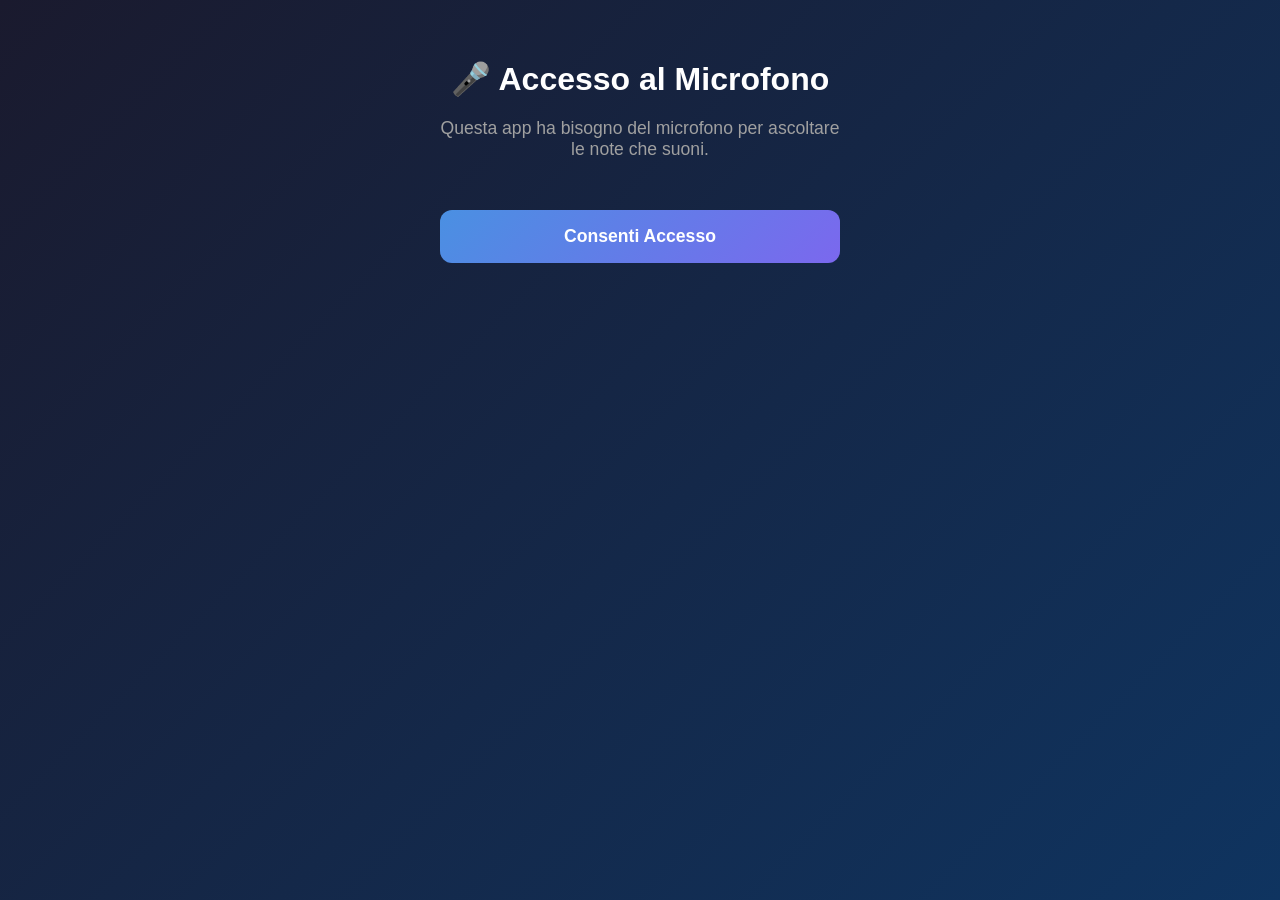
<file: index_Morefile_Ok.html>
<!DOCTYPE html>
<html lang="it">
<head>
    <meta charset="UTF-8">
    <meta name="viewport" content="width=device-width, initial-scale=1.0, maximum-scale=1.0, user-scalable=no">
    <meta name="apple-mobile-web-app-capable" content="yes">
    <meta name="apple-mobile-web-app-status-bar-style" content="black-translucent">
    <meta name="theme-color" content="#1a1a2e">
    <title>Scale Degree Trainer</title>
    <style>
* {
    margin: 0;
    padding: 0;
    box-sizing: border-box;
}

:root {
    --primary-color: #4a90e2;
    --secondary-color: #7b68ee;
    --success-color: #4caf50;
    --error-color: #f44336;
    --bg-dark: #1a1a2e;
    --bg-card: #16213e;
    --text-primary: #ffffff;
    --text-secondary: #a0a0a0;
}

body {
    font-family: -apple-system, BlinkMacSystemFont, 'Segoe UI', Roboto, Oxygen, Ubuntu, Cantarell, sans-serif;
    background: linear-gradient(135deg, var(--bg-dark) 0%, #0f3460 100%);
    color: var(--text-primary);
    min-height: 100vh;
    overflow-x: hidden;
    -webkit-font-smoothing: antialiased;
}

.container {
    max-width: 100%;
    width: 100%;
    min-height: 100vh;
    padding: 20px;
    display: flex;
    flex-direction: column;
}

.screen {
    display: none;
    flex-direction: column;
    animation: fadeIn 0.3s ease-in;
}

.screen.active {
    display: flex;
}

@keyframes fadeIn {
    from { opacity: 0; transform: translateY(10px); }
    to { opacity: 1; transform: translateY(0); }
}

#setupScreen {
    justify-content: center;
    align-items: center;
    text-align: center;
}

#setupScreen h1 {
    font-size: 2.5rem;
    margin-bottom: 10px;
}

.subtitle {
    color: var(--text-secondary);
    margin-bottom: 40px;
    font-size: 1.1rem;
}

.setup-section {
    width: 100%;
    max-width: 400px;
    margin-bottom: 30px;
    text-align: left;
}

.setup-section label {
    display: block;
    margin-bottom: 10px;
    font-weight: 600;
    font-size: 1.1rem;
}

#scaleSelect {
    width: 100%;
    padding: 15px;
    font-size: 1rem;
    background: var(--bg-card);
    color: var(--text-primary);
    border: 2px solid var(--primary-color);
    border-radius: 12px;
    cursor: pointer;
    outline: none;
}

.info-box {
    background: rgba(74, 144, 226, 0.1);
    border: 2px solid var(--primary-color);
    border-radius: 12px;
    padding: 20px;
    margin: 20px 0;
    max-width: 400px;
    text-align: left;
}

.info-box h3 {
    color: var(--primary-color);
    margin-bottom: 15px;
    font-size: 1.2rem;
}

.info-box p {
    margin: 10px 0;
    line-height: 1.6;
    font-size: 0.95rem;
}

.btn {
    padding: 16px 32px;
    font-size: 1.1rem;
    font-weight: 600;
    border: none;
    border-radius: 12px;
    cursor: pointer;
    transition: all 0.3s;
    margin: 10px 0;
    width: 100%;
    max-width: 400px;
}

.btn-primary {
    background: linear-gradient(135deg, var(--primary-color), var(--secondary-color));
    color: white;
}

.btn-primary:hover {
    transform: translateY(-2px);
    box-shadow: 0 8px 16px rgba(74, 144, 226, 0.3);
}

.btn-secondary {
    background: var(--error-color);
    color: white;
}

#quizScreen {
    justify-content: space-between;
    height: 100vh;
}

.header {
    margin-bottom: 30px;
}

.progress-bar {
    width: 100%;
    height: 8px;
    background: var(--bg-card);
    border-radius: 4px;
    overflow: hidden;
    margin-bottom: 15px;
}

.progress-fill {
    height: 100%;
    background: linear-gradient(90deg, var(--primary-color), var(--secondary-color));
    transition: width 0.3s ease;
    width: 0%;
}

.quiz-info {
    display: flex;
    justify-content: space-between;
    font-size: 1rem;
    color: var(--text-secondary);
}

.quiz-content {
    flex: 1;
    display: flex;
    flex-direction: column;
    justify-content: center;
    align-items: center;
}

.question-area {
    text-align: center;
    margin-bottom: 40px;
}

.question-area h2 {
    font-size: 1.5rem;
    margin-bottom: 30px;
    color: var(--text-secondary);
}

.interval-display {
    display: flex;
    align-items: center;
    justify-content: center;
    gap: 20px;
    margin-bottom: 40px;
}

.base-note {
    font-size: 2rem;
    font-weight: bold;
    padding: 20px 30px;
    background: var(--bg-card);
    border-radius: 12px;
    border: 2px solid var(--primary-color);
}

.arrow {
    font-size: 2rem;
    color: var(--text-secondary);
}

.target-interval {
    font-size: 2.5rem;
    font-weight: bold;
    padding: 20px 30px;
    background: linear-gradient(135deg, var(--primary-color), var(--secondary-color));
    border-radius: 12px;
}

.listening-indicator {
    display: flex;
    flex-direction: column;
    align-items: center;
    gap: 15px;
    font-size: 1.2rem;
    color: var(--primary-color);
}

.listening-indicator.hidden {
    display: none;
}

.pulse {
    width: 20px;
    height: 20px;
    background: var(--primary-color);
    border-radius: 50%;
    animation: pulse 1.5s infinite;
}

@keyframes pulse {
    0%, 100% { transform: scale(1); opacity: 1; }
    50% { transform: scale(1.5); opacity: 0.5; }
}

#detectedNoteDisplay {
    font-size: 2rem;
    font-weight: bold;
    color: #4caf50;
    min-height: 40px;
}

.detection-progress {
    width: 200px;
    height: 8px;
    background: rgba(255, 255, 255, 0.2);
    border-radius: 10px;
    overflow: hidden;
    margin-top: 10px;
}

.detection-bar {
    height: 100%;
    background: linear-gradient(90deg, #4a90e2, #4caf50);
    width: 0%;
    transition: width 0.3s ease;
    border-radius: 10px;
}

.feedback-area {
    text-align: center;
    padding: 40px;
    border-radius: 16px;
    margin-bottom: 40px;
}

.feedback-area.hidden {
    display: none;
}

.feedback-area.correct {
    background: rgba(76, 175, 80, 0.2);
    border: 2px solid var(--success-color);
}

.feedback-area.wrong {
    background: rgba(244, 67, 54, 0.2);
    border: 2px solid var(--error-color);
}

#feedbackIcon {
    font-size: 4rem;
    margin-bottom: 20px;
}

#feedbackText {
    font-size: 1.5rem;
    font-weight: 600;
}

.feedback-detail {
    margin-top: 15px;
    font-size: 1.2rem;
    color: var(--text-secondary);
}

.score-area {
    display: flex;
    justify-content: center;
    gap: 40px;
    margin: 30px 0;
}

.score-item {
    text-align: center;
}

.score-label {
    display: block;
    font-size: 0.9rem;
    color: var(--text-secondary);
    margin-bottom: 8px;
}

.score-value {
    display: block;
    font-size: 2.5rem;
    font-weight: bold;
}

.score-value.correct {
    color: var(--success-color);
}

.score-value.wrong {
    color: var(--error-color);
}

#resultsScreen {
    justify-content: center;
    align-items: center;
    text-align: center;
}

#resultsScreen h1 {
    font-size: 2.5rem;
    margin-bottom: 40px;
}

.results-summary {
    display: flex;
    flex-direction: column;
    gap: 20px;
    width: 100%;
    max-width: 400px;
    margin-bottom: 40px;
}

.result-card {
    background: var(--bg-card);
    padding: 30px;
    border-radius: 16px;
    border: 2px solid var(--primary-color);
}

.result-number {
    font-size: 3rem;
    font-weight: bold;
    color: var(--primary-color);
    margin-bottom: 10px;
}

.result-label {
    font-size: 1.1rem;
    color: var(--text-secondary);
}

#permissionScreen {
    justify-content: center;
    align-items: center;
    text-align: center;
    padding: 40px 20px;
}

#permissionScreen h2 {
    font-size: 2rem;
    margin-bottom: 20px;
}

#permissionScreen p {
    font-size: 1.1rem;
    color: var(--text-secondary);
    margin-bottom: 40px;
    max-width: 400px;
}

@media (max-width: 480px) {
    .interval-display {
        flex-direction: column;
        gap: 15px;
    }
    
    .arrow {
        transform: rotate(90deg);
    }
    
    .base-note, .target-interval {
        font-size: 1.5rem;
        padding: 15px 25px;
    }
}
    </style>
</head>
<body>
    <div class="container">
        <div id="setupScreen" class="screen active">
            <h1>🎸 Scale Degree Trainer</h1>
            <p class="subtitle">Impara i gradi delle scale maggiori</p>
            
            <div class="setup-section">
                <label for="scaleSelect">Seleziona Scala</label>
                <select id="scaleSelect">
                    <option value="random">🎲 Scala Casuale</option>
                    <option value="C">Do (C) Maggiore</option>
                    <option value="G">Sol (G) Maggiore</option>
                    <option value="D">Re (D) Maggiore</option>
                    <option value="A">La (A) Maggiore</option>
                    <option value="E">Mi (E) Maggiore</option>
                    <option value="B">Si (B) Maggiore</option>
                    <option value="F#">Fa# (F#) Maggiore</option>
                    <option value="Db">Reb (Db) Maggiore</option>
                    <option value="Ab">Lab (Ab) Maggiore</option>
                    <option value="Eb">Mib (Eb) Maggiore</option>
                    <option value="Bb">Sib (Bb) Maggiore</option>
                    <option value="F">Fa (F) Maggiore</option>
                </select>
            </div>

            <div class="info-box">
                <h3>Come funziona:</h3>
                <p>📍 L'app ti chiede di suonare un grado della scala</p>
                <p>🎸 Suona la nota FORTE e LUNGA (2-3 secondi)</p>
                <p>✅ Vedrai la nota rilevata in verde</p>
                <p>📊 La barra si riempie e valuta subito</p>
            </div>

            <button id="startBtn" class="btn btn-primary">Inizia Sessione (30 Quiz)</button>
        </div>

        <div id="quizScreen" class="screen">
            <div class="header">
                <div class="progress-bar">
                    <div id="progressFill" class="progress-fill"></div>
                </div>
                <div class="quiz-info">
                    <span id="quizCounter">1/30</span>
                    <span id="currentScale">Do Maggiore</span>
                </div>
            </div>

            <div class="quiz-content">
                <div id="feedbackArea" class="feedback-area hidden">
                    <div id="feedbackIcon"></div>
                    <div id="feedbackText"></div>
                </div>

                <div id="questionArea" class="question-area">
                    <h2>Suona questo grado della scala:</h2>
                    <div class="interval-display">
                        <div id="baseNote" class="base-note">Do Maggiore</div>
                        <div class="arrow">→</div>
                        <div id="targetInterval" class="target-interval">VI</div>
                    </div>
                    <div id="listeningIndicator" class="listening-indicator hidden">
                        <div class="pulse"></div>
                        <span>In ascolto...</span>
                        <div id="detectedNoteDisplay"></div>
                        <div class="detection-progress">
                            <div id="detectionBar" class="detection-bar"></div>
                        </div>
                    </div>
                </div>

                <div class="score-area">
                    <div class="score-item">
                        <span class="score-label">Corrette</span>
                        <span id="correctCount" class="score-value correct">0</span>
                    </div>
                    <div class="score-item">
                        <span class="score-label">Errate</span>
                        <span id="wrongCount" class="score-value wrong">0</span>
                    </div>
                </div>
            </div>

            <button id="stopBtn" class="btn btn-secondary">Stop</button>
        </div>

        <div id="resultsScreen" class="screen">
            <h1>🎉 Sessione Completata!</h1>
            
            <div class="results-summary">
                <div class="result-card">
                    <div class="result-number" id="finalCorrect">0</div>
                    <div class="result-label">Risposte Corrette</div>
                </div>
                <div class="result-card">
                    <div class="result-number" id="finalWrong">0</div>
                    <div class="result-label">Risposte Errate</div>
                </div>
                <div class="result-card">
                    <div class="result-number" id="finalAccuracy">0%</div>
                    <div class="result-label">Accuratezza</div>
                </div>
            </div>

            <button id="restartBtn" class="btn btn-primary">Nuova Sessione</button>
        </div>

        <div id="permissionScreen" class="screen">
            <h2>🎤 Accesso al Microfono</h2>
            <p>Questa app ha bisogno del microfono per ascoltare le note che suoni.</p>
            <button id="requestMicBtn" class="btn btn-primary">Consenti Accesso</button>
        </div>
    </div>

    <script>
// Enhanced Pitch Detector with YIN algorithm
class PitchDetector {
    constructor() {
        this.audioContext = null;
        this.analyser = null;
        this.mediaStream = null;
        this.isMobile = /iPhone|iPad|iPod|Android/i.test(navigator.userAgent);
        // Smaller buffer for mobile = faster processing
        this.bufferLength = this.isMobile ? 4096 : 8192;
        this.buffer = new Float32Array(this.bufferLength);
        this.isListening = false;
        this.onPitchDetected = null;
        this.noteNames = ['C', 'C#', 'D', 'D#', 'E', 'F', 'F#', 'G', 'G#', 'A', 'A#', 'B'];
        this.A4 = 440;
        this.lastDetectedNote = null;
        this.consecutiveCount = 0;
        // Mobile needs MORE consecutive detections to filter noise
        this.minConsecutive = this.isMobile ? 4 : 2;
    }

    async initialize() {
        try {
            console.log('🎤 Requesting microphone... (Mobile:', this.isMobile + ')');
            
            this.mediaStream = await navigator.mediaDevices.getUserMedia({ 
                audio: {
                    echoCancellation: false,
                    noiseSuppression: false,
                    autoGainControl: true,
                    sampleRate: 48000
                } 
            });
            
            this.audioContext = new (window.AudioContext || window.webkitAudioContext)();
            
            if (this.audioContext.state === 'suspended') {
                await this.audioContext.resume();
            }
            
            this.analyser = this.audioContext.createAnalyser();
            this.analyser.fftSize = this.bufferLength * 2;
            this.analyser.smoothingTimeConstant = 0.2;
            
            const source = this.audioContext.createMediaStreamSource(this.mediaStream);
            source.connect(this.analyser);
            
            console.log('✅ Audio initialized');
            console.log('Sample rate:', this.audioContext.sampleRate);
            return true;
        } catch (error) {
            console.error('❌ Error:', error);
            alert('Errore microfono: ' + error.message);
            return false;
        }
    }

    startListening(callback) {
        if (!this.analyser) {
            console.error('Audio not initialized');
            return;
        }
        
        this.isListening = true;
        this.onPitchDetected = callback;
        this.lastDetectedNote = null;
        this.consecutiveCount = 0;
        console.log('🎤 Listening...');
        this.detectPitch();
    }

    stopListening() {
        this.isListening = false;
        console.log('🛑 Stopped');
    }

    detectPitch() {
        if (!this.isListening) return;
        
        this.analyser.getFloatTimeDomainData(this.buffer);
        
        let sum = 0;
        for (let i = 0; i < this.buffer.length; i++) {
            sum += this.buffer[i] * this.buffer[i];
        }
        const volume = Math.sqrt(sum / this.buffer.length);
        
        const pitch = this.yinPitchDetection(this.buffer, this.audioContext.sampleRate);
        
        if (pitch && pitch > 20 && pitch < 4000) {
            const note = this.frequencyToNote(pitch);
            
            // Require same note detected multiple times in a row
            if (note.note === this.lastDetectedNote) {
                this.consecutiveCount++;
                
                // Use adaptive threshold: mobile needs more confirmations
                if (this.consecutiveCount >= this.minConsecutive && this.onPitchDetected) {
                    this.onPitchDetected(note, volume);
                }
            } else {
                this.lastDetectedNote = note.note;
                this.consecutiveCount = 1;
            }
        }

        requestAnimationFrame(() => this.detectPitch());
    }

    yinPitchDetection(buffer, sampleRate) {
        const threshold = 0.15;
        const bufferSize = buffer.length;
        
        const yinBuffer = new Float32Array(bufferSize / 2);
        
        for (let tau = 0; tau < bufferSize / 2; tau++) {
            let sum = 0;
            for (let i = 0; i < bufferSize / 2; i++) {
                const delta = buffer[i] - buffer[i + tau];
                sum += delta * delta;
            }
            yinBuffer[tau] = sum;
        }
        
        yinBuffer[0] = 1;
        let runningSum = 0;
        
        for (let tau = 1; tau < bufferSize / 2; tau++) {
            runningSum += yinBuffer[tau];
            yinBuffer[tau] *= tau / runningSum;
        }
        
        let tauEstimate = -1;
        let minTau = 1;
        let minValue = 1;
        
        for (let tau = 2; tau < bufferSize / 2; tau++) {
            if (yinBuffer[tau] < threshold) {
                while (tau + 1 < bufferSize / 2 && yinBuffer[tau + 1] < yinBuffer[tau]) {
                    tau++;
                }
                tauEstimate = tau;
                break;
            }
            
            if (yinBuffer[tau] < minValue) {
                minValue = yinBuffer[tau];
                minTau = tau;
            }
        }
        
        if (tauEstimate === -1) {
            if (minValue < 0.5) {
                tauEstimate = minTau;
            } else {
                return null;
            }
        }
        
        let betterTau = tauEstimate;
        if (tauEstimate > 0 && tauEstimate < bufferSize / 2 - 1) {
            const s0 = yinBuffer[tauEstimate - 1];
            const s1 = yinBuffer[tauEstimate];
            const s2 = yinBuffer[tauEstimate + 1];
            betterTau = tauEstimate + (s2 - s0) / (2 * (2 * s1 - s2 - s0));
        }
        
        return sampleRate / betterTau;
    }

    frequencyToNote(frequency) {
        const noteNum = 12 * (Math.log(frequency / this.A4) / Math.log(2)) + 69;
        const roundedNoteNum = Math.round(noteNum);
        const cents = Math.round((noteNum - roundedNoteNum) * 100);
        const noteName = this.noteNames[roundedNoteNum % 12];
        const octave = Math.floor(roundedNoteNum / 12) - 1;
        
        return {
            frequency: frequency,
            note: noteName,
            octave: octave,
            cents: cents,
            fullNote: `${noteName}${octave}`
        };
    }

    stop() {
        this.isListening = false;
        
        if (this.mediaStream) {
            this.mediaStream.getTracks().forEach(track => track.stop());
            this.mediaStream = null;
        }
        
        if (this.audioContext && this.audioContext.state !== 'closed') {
            this.audioContext.close();
            this.audioContext = null;
        }
        
        console.log('🔇 Stopped');
    }
}

class IntervalTrainerApp {
    constructor() {
        this.pitchDetector = new PitchDetector();
        this.currentQuiz = 0;
        this.totalQuizzes = 30;
        this.correctAnswers = 0;
        this.wrongAnswers = 0;
        this.selectedScale = null;
        this.currentQuestion = null;
        this.isWaitingForAnswer = false;
        this.detectedNotes = [];
        this.noteDetectionTimeout = null;
        // Mobile needs MORE total detections due to instability
        this.minDetections = this.pitchDetector.isMobile ? 7 : 5;
        
        this.degrees = {
            'I': { index: 0, name: 'I (Tonica)' },
            'II': { index: 1, name: 'II (Sopratonica)' },
            'III': { index: 2, name: 'III (Mediante)' },
            'IV': { index: 3, name: 'IV (Sottodominante)' },
            'V': { index: 4, name: 'V (Dominante)' },
            'VI': { index: 5, name: 'VI (Sopradominante)' },
            'VII': { index: 6, name: 'VII (Sensibile)' }
        };
        
        this.scales = {
            'C': { notes: ['C', 'D', 'E', 'F', 'G', 'A', 'B'], display: 'Do' },
            'G': { notes: ['G', 'A', 'B', 'C', 'D', 'E', 'F#'], display: 'Sol' },
            'D': { notes: ['D', 'E', 'F#', 'G', 'A', 'B', 'C#'], display: 'Re' },
            'A': { notes: ['A', 'B', 'C#', 'D', 'E', 'F#', 'G#'], display: 'La' },
            'E': { notes: ['E', 'F#', 'G#', 'A', 'B', 'C#', 'D#'], display: 'Mi' },
            'B': { notes: ['B', 'C#', 'D#', 'E', 'F#', 'G#', 'A#'], display: 'Si' },
            'F#': { notes: ['F#', 'G#', 'A#', 'B', 'C#', 'D#', 'E#'], display: 'Fa#' },
            'Db': { notes: ['Db', 'Eb', 'F', 'Gb', 'Ab', 'Bb', 'C'], display: 'Reb' },
            'Ab': { notes: ['Ab', 'Bb', 'C', 'Db', 'Eb', 'F', 'G'], display: 'Lab' },
            'Eb': { notes: ['Eb', 'F', 'G', 'Ab', 'Bb', 'C', 'D'], display: 'Mib' },
            'Bb': { notes: ['Bb', 'C', 'D', 'Eb', 'F', 'G', 'A'], display: 'Sib' },
            'F': { notes: ['F', 'G', 'A', 'Bb', 'C', 'D', 'E'], display: 'Fa' }
        };
        
        this.initializeUI();
    }

    initializeUI() {
        this.screens = {
            setup: document.getElementById('setupScreen'),
            quiz: document.getElementById('quizScreen'),
            results: document.getElementById('resultsScreen'),
            permission: document.getElementById('permissionScreen')
        };

        document.getElementById('startBtn').addEventListener('click', () => this.startSession());
        document.getElementById('stopBtn').addEventListener('click', () => this.stopSession());
        document.getElementById('restartBtn').addEventListener('click', () => this.reset());
        document.getElementById('requestMicBtn').addEventListener('click', () => this.requestMicrophone());
        
        this.checkMicrophonePermission();
    }

    async checkMicrophonePermission() {
        try {
            const stream = await navigator.mediaDevices.getUserMedia({ audio: true });
            stream.getTracks().forEach(track => track.stop());
            this.showScreen('setup');
        } catch (error) {
            this.showScreen('permission');
        }
    }

    async requestMicrophone() {
        const initialized = await this.pitchDetector.initialize();
        if (initialized) {
            this.pitchDetector.stop();
            this.showScreen('setup');
        }
    }

    showScreen(screenName) {
        Object.values(this.screens).forEach(screen => screen.classList.remove('active'));
        this.screens[screenName].classList.add('active');
    }

    async startSession() {
        const scaleSelect = document.getElementById('scaleSelect');
        const scaleValue = scaleSelect.value;
        
        if (scaleValue === 'random') {
            const scaleKeys = Object.keys(this.scales);
            this.selectedScale = scaleKeys[Math.floor(Math.random() * scaleKeys.length)];
        } else {
            this.selectedScale = scaleValue;
        }

        const initialized = await this.pitchDetector.initialize();
        if (!initialized) {
            alert('Impossibile accedere al microfono.');
            return;
        }

        this.currentQuiz = 0;
        this.correctAnswers = 0;
        this.wrongAnswers = 0;

        document.getElementById('currentScale').textContent = this.scales[this.selectedScale].display + ' Maggiore';
        
        this.showScreen('quiz');
        this.nextQuestion();
    }

    nextQuestion() {
        this.currentQuiz++;
        
        if (this.currentQuiz > this.totalQuizzes) {
            this.showResults();
            return;
        }

        document.getElementById('quizCounter').textContent = `${this.currentQuiz}/${this.totalQuizzes}`;
        document.getElementById('progressFill').style.width = `${(this.currentQuiz / this.totalQuizzes) * 100}%`;
        document.getElementById('correctCount').textContent = this.correctAnswers;
        document.getElementById('wrongCount').textContent = this.wrongAnswers;

        this.currentQuestion = this.generateQuestion();
        
        document.getElementById('baseNote').textContent = this.scales[this.selectedScale].display + ' Maggiore';
        document.getElementById('targetInterval').textContent = this.currentQuestion.degreeName;
        
        document.getElementById('feedbackArea').classList.add('hidden');
        document.getElementById('questionArea').style.display = 'block';
        
        this.startListening();
    }

    generateQuestion() {
        const scale = this.scales[this.selectedScale];
        const degreeIndex = Math.floor(Math.random() * 7);
        const degreeKeys = Object.keys(this.degrees);
        const degreeKey = degreeKeys[degreeIndex];
        const degree = this.degrees[degreeKey];
        const targetNote = scale.notes[degree.index];
        
        return {
            scaleName: scale.display + ' Maggiore',
            degreeNumber: degreeKey,
            degreeName: degree.name,
            targetNote: this.normalizeNote(targetNote),
            targetNoteDisplay: this.displayNote(targetNote)
        };
    }

    normalizeNote(note) {
        const flatsToSharps = {
            'Db': 'C#', 'Eb': 'D#', 'Gb': 'F#', 'Ab': 'G#', 'Bb': 'A#', 'E#': 'F'
        };
        return flatsToSharps[note] || note;
    }

    displayNote(note) {
        const noteMap = {
            'C': 'Do', 'C#': 'Do#', 'Db': 'Reb',
            'D': 'Re', 'D#': 'Re#', 'Eb': 'Mib',
            'E': 'Mi', 'E#': 'Fa',
            'F': 'Fa', 'F#': 'Fa#', 'Gb': 'Solb',
            'G': 'Sol', 'G#': 'Sol#', 'Ab': 'Lab',
            'A': 'La', 'A#': 'La#', 'Bb': 'Sib',
            'B': 'Si', 'B#': 'Do'
        };
        return noteMap[note] || note;
    }

    startListening() {
        this.isWaitingForAnswer = true;
        this.detectedNotes = [];
        
        document.getElementById('listeningIndicator').classList.remove('hidden');
        document.getElementById('detectedNoteDisplay').textContent = '';
        document.getElementById('detectionBar').style.width = '0%';
        
        this.pitchDetector.startListening((noteData, volume) => {
            if (!this.isWaitingForAnswer) return;
            
            const displayElement = document.getElementById('detectedNoteDisplay');
            const barElement = document.getElementById('detectionBar');
            
            if (displayElement) {
                displayElement.textContent = this.displayNote(noteData.note);
            }
            
            this.detectedNotes.push(noteData.note);
            
            // Update progress bar
            if (barElement) {
                const progress = Math.min((this.detectedNotes.length / this.minDetections) * 100, 100);
                barElement.style.width = progress + '%';
            }
            
            if (this.noteDetectionTimeout) {
                clearTimeout(this.noteDetectionTimeout);
            }
            
            if (this.detectedNotes.length >= this.minDetections) {
                // Evaluate immediately when threshold reached
                this.evaluateAnswer();
            }
        });
    }

    evaluateAnswer() {
        if (!this.isWaitingForAnswer || this.detectedNotes.length < this.minDetections) {
            return;
        }
        
        this.isWaitingForAnswer = false;
        this.pitchDetector.stopListening();
        document.getElementById('listeningIndicator').classList.add('hidden');
        
        const detectedNote = this.getMostCommonNote(this.detectedNotes);
        const normalizedDetected = this.normalizeNote(detectedNote);
        const normalizedTarget = this.normalizeNote(this.currentQuestion.targetNote);
        
        const isCorrect = normalizedDetected === normalizedTarget;
        
        this.showFeedback(isCorrect, detectedNote);
        
        if (isCorrect) {
            this.correctAnswers++;
            setTimeout(() => this.nextQuestion(), 1500);
        } else {
            this.wrongAnswers++;
            setTimeout(() => this.nextQuestion(), 3000);
        }
    }

    getMostCommonNote(notes) {
        if (notes.length === 0) return null;
        
        const counts = {};
        notes.forEach(note => {
            counts[note] = (counts[note] || 0) + 1;
        });
        
        let maxCount = 0;
        let mostCommon = notes[0];
        
        Object.keys(counts).forEach(note => {
            if (counts[note] > maxCount) {
                maxCount = counts[note];
                mostCommon = note;
            }
        });
        
        return mostCommon;
    }

    showFeedback(isCorrect, detectedNote) {
        const feedbackArea = document.getElementById('feedbackArea');
        const feedbackIcon = document.getElementById('feedbackIcon');
        const feedbackText = document.getElementById('feedbackText');
        
        document.getElementById('questionArea').style.display = 'none';
        feedbackArea.classList.remove('hidden', 'correct', 'wrong');
        
        if (isCorrect) {
            feedbackArea.classList.add('correct');
            feedbackIcon.textContent = '✓';
            feedbackText.innerHTML = `
                <div>Corretto!</div>
                <div class="feedback-detail">Hai suonato: ${this.displayNote(detectedNote)}</div>
            `;
        } else {
            feedbackArea.classList.add('wrong');
            feedbackIcon.textContent = '✗';
            feedbackText.innerHTML = `
                <div>Sbagliato!</div>
                <div class="feedback-detail">Hai suonato: ${this.displayNote(detectedNote)}</div>
                <div class="feedback-detail">Il ${this.currentQuestion.degreeName} di ${this.currentQuestion.scaleName} è: ${this.currentQuestion.targetNoteDisplay}</div>
            `;
        }
    }

    stopSession() {
        this.pitchDetector.stop();
        this.showResults();
    }

    showResults() {
        this.pitchDetector.stop();
        
        const accuracy = this.totalQuizzes > 0 
            ? Math.round((this.correctAnswers / this.totalQuizzes) * 100) 
            : 0;
        
        document.getElementById('finalCorrect').textContent = this.correctAnswers;
        document.getElementById('finalWrong').textContent = this.wrongAnswers;
        document.getElementById('finalAccuracy').textContent = accuracy + '%';
        
        this.showScreen('results');
    }

    reset() {
        this.pitchDetector.stop();
        this.currentQuiz = 0;
        this.correctAnswers = 0;
        this.wrongAnswers = 0;
        this.showScreen('setup');
    }
}

document.addEventListener('DOMContentLoaded', () => {
    console.log('🚀 Scale Degree Trainer v2.2 - Instant Evaluation');
    window.app = new IntervalTrainerApp();
});
    </script>
</body>
</html>
</file>
